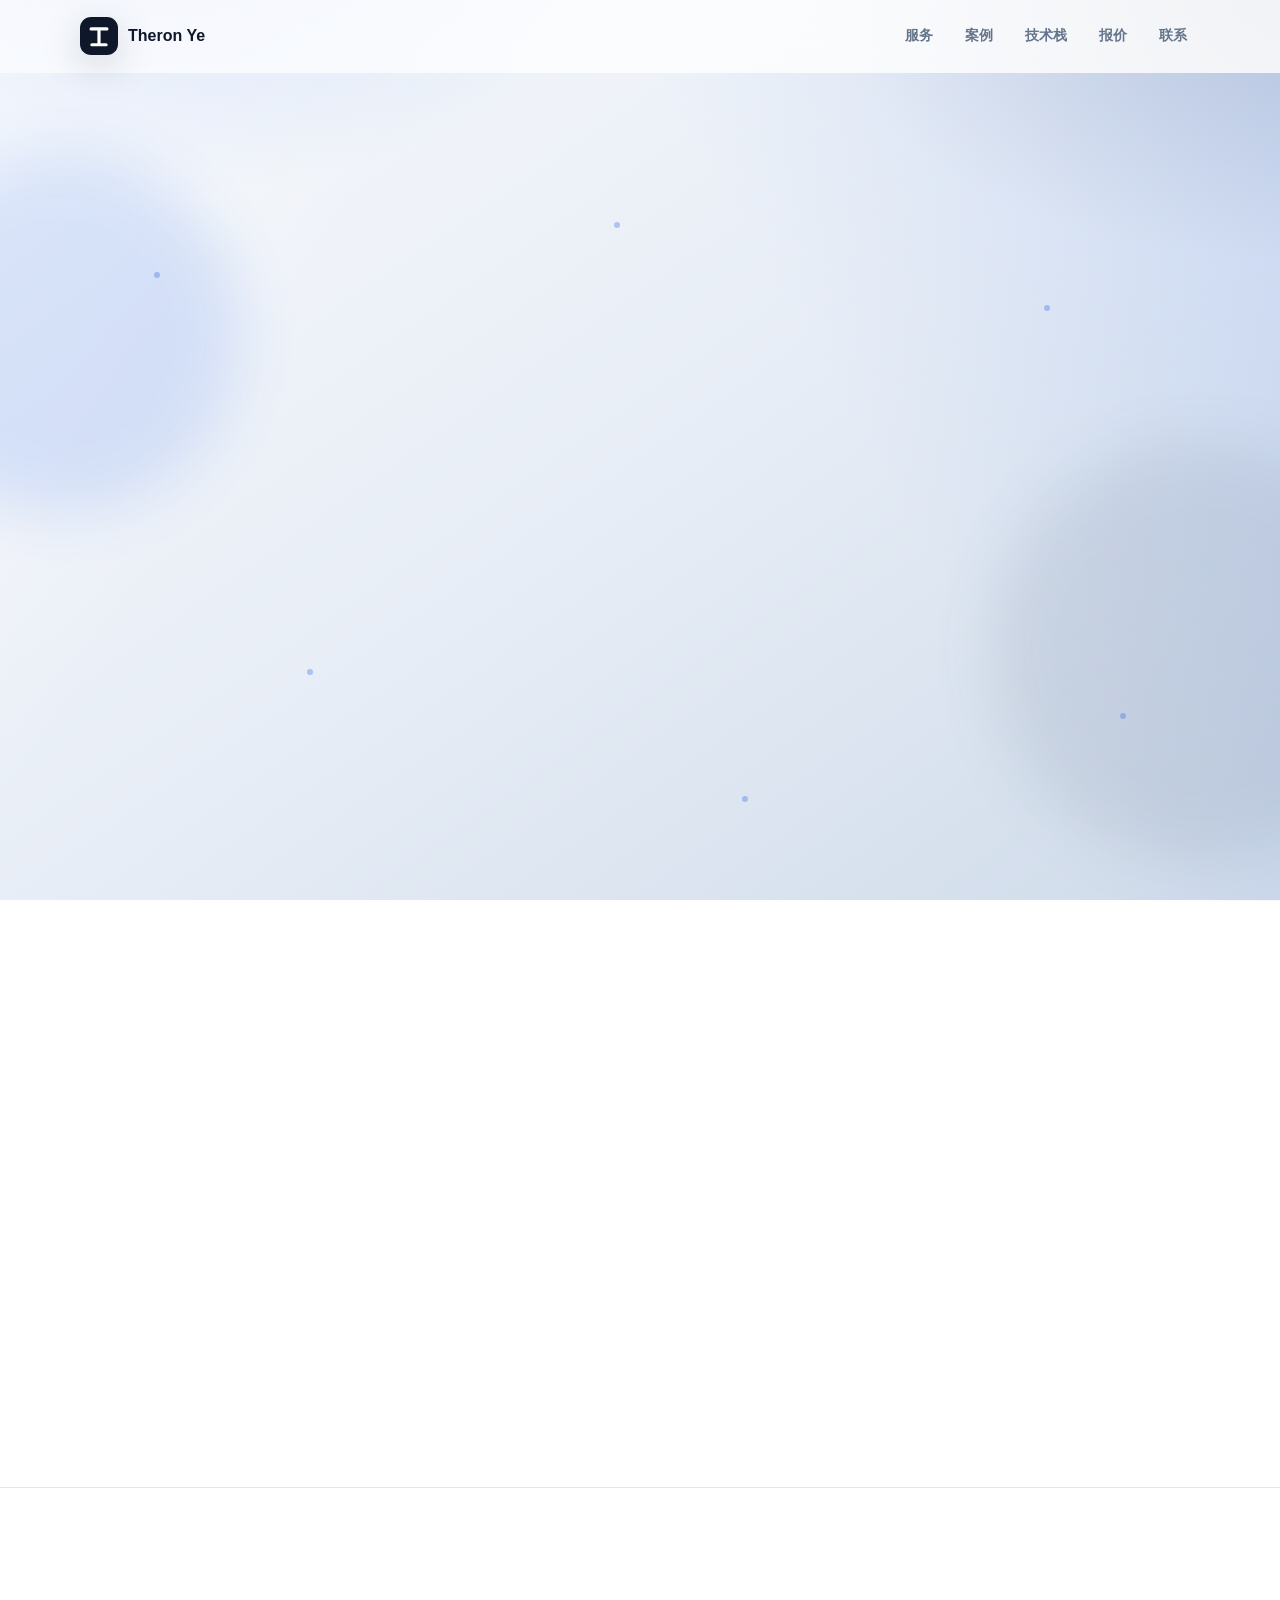
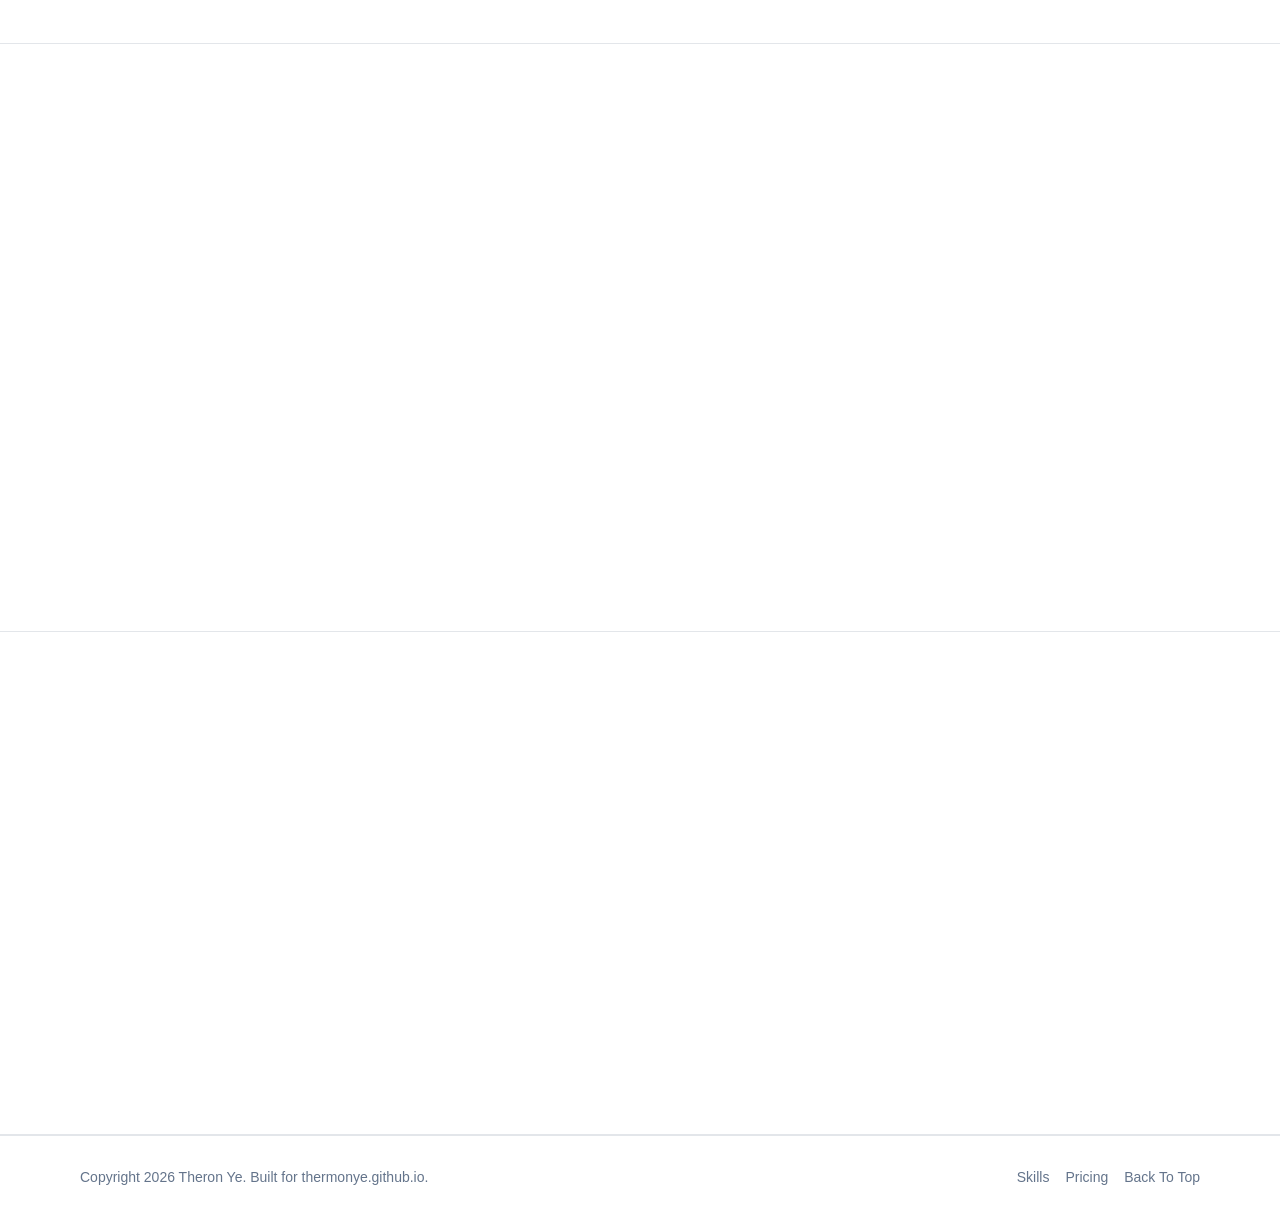
<file: index.html>
<!DOCTYPE html>
<html lang="zh-CN">
<head>
  <meta charset="UTF-8" />
  <meta name="viewport" content="width=device-width, initial-scale=1.0" />
  <title>Theron Ye｜Full Stack Developer｜网站开发、自动化工具与 AI 应用</title>
  <meta name="description" content="Theron Ye 个人开发者主页，提供企业官网、Admin Dashboard、Python 自动化、AI Knowledge Assistant、博客系统等全栈开发服务。" />
  <meta name="keywords" content="Theron Ye, Full Stack Developer, 网站开发, Python自动化, FastAPI, AI应用开发, RAG, Admin Dashboard, GitHub Pages" />
  <meta name="author" content="Theron Ye" />
  <meta property="og:type" content="website" />
  <meta property="og:title" content="Theron Ye｜Full Stack Developer" />
  <meta property="og:description" content="网站开发、Python 自动化、AI 应用、Admin Dashboard 与可上线静态站点开发。" />
  <meta property="og:image" content="./assets/og-image.svg" />
  <meta property="og:url" content="https://thermonye.github.io/" />
  <meta property="og:locale" content="zh_CN" />
  <meta name="theme-color" content="#0f172a" />
  <link rel="icon" href="./favicon.svg" type="image/svg+xml" />
  <link rel="stylesheet" href="./styles/main.css" />
</head>
<body>
  <div class="scroll-progress" data-progress></div>
  <header class="site-header" data-header>
    <nav class="nav container" aria-label="主导航">
      <a class="brand" href="#hero" aria-label="返回首页">
        <svg class="brand-logo" viewBox="0 0 48 48" aria-hidden="true">
          <rect width="48" height="48" rx="14"></rect>
          <path d="M14 15h20M24 15v20M15 35h18" fill="none" stroke="currentColor" stroke-width="4" stroke-linecap="round"/>
        </svg>
        <span>Theron Ye</span>
      </a>
      <div class="nav-actions">
        <div class="nav-menu" id="navMenu" data-nav-menu>
          <a href="#services">服务</a>
          <a href="#projects">案例</a>
          <a href="./skills.html">技术栈</a>
          <a href="./pricing.html">报价</a>
          <a href="#contact">联系</a>
        </div>
        <button class="nav-toggle" type="button" aria-expanded="false" aria-controls="navMenu" data-nav-toggle>
          <span></span><span></span><span></span>
        </button>
      </div>
    </nav>
  </header>

  <main>
    <section class="hero" id="hero">
      <div class="particle-field" aria-hidden="true">
        <span></span><span></span><span></span><span></span><span></span><span></span>
      </div>
      <div class="glow glow-one" aria-hidden="true"></div>
      <div class="glow glow-two" aria-hidden="true"></div>

      <div class="container hero-grid">
        <div class="hero-copy reveal">
          <div class="profile">
            <div class="avatar-wrap">
              <div class="avatar-photo">TY</div>
              <span class="status-dot"></span>
            </div>
            <div>
              <p class="eyebrow">Full Stack Developer</p>
              <h1>把网站、工具和 AI 应用做成能真正交付的产品</h1>
            </div>
          </div>
          <p class="hero-lead">我帮助个人和中小企业快速完成企业官网、后台管理系统、Python 自动化脚本、AI 知识库与可部署上线的业务工具。</p>
          <div class="hero-actions">
            <a class="button primary" href="#projects">查看案例</a>
            <a class="button secondary" href="./pricing.html">查看报价</a>
          </div>
          <div class="trust-strip">
            <span>源码交付</span>
            <span>可部署上线</span>
            <span>支持二次修改</span>
            <span>响应式适配</span>
          </div>
        </div>

        <aside class="showcase reveal" aria-label="项目展示轮播">
          <div class="showcase-top">
            <span></span><span></span><span></span>
            <strong data-showcase-title>企业官网截图</strong>
          </div>
          <div class="showcase-stage" data-showcase-stage>
            <article class="showcase-slide is-active" data-showcase-slide>
              <div class="mock enterprise">
                <div class="mock-nav"></div>
                <div class="mock-hero"></div>
                <div class="mock-row"><i></i><i></i><i></i></div>
              </div>
              <p>企业官网 Demo：品牌展示、服务介绍、案例证明和咨询转化。</p>
            </article>
            <article class="showcase-slide" data-showcase-slide>
              <div class="mock dashboard">
                <div class="mock-side"></div>
                <div class="mock-bars"><i></i><i></i><i></i><i></i></div>
              </div>
              <p>Admin Dashboard 截图预留：数据看板、权限管理、任务状态。</p>
            </article>
            <article class="showcase-slide" data-showcase-slide>
              <div class="mock assistant">
                <div class="chat left"></div>
                <div class="chat right"></div>
                <div class="chat answer"></div>
              </div>
              <p>AI Assistant 截图预留：知识库问答、引用来源、工作流入口。</p>
            </article>
          </div>
          <div class="showcase-dots" data-showcase-dots></div>
        </aside>
      </div>
    </section>

    <section class="section" id="services">
      <div class="container">
        <div class="section-heading reveal">
          <p class="eyebrow">Services</p>
          <h2>可以交付的开发服务</h2>
          <p>围绕获客、效率、管理和智能化四类真实需求，把页面、脚本和应用做成客户能直接使用的结果。</p>
        </div>
        <div class="service-grid" data-service-carousel>
          <article class="service-card reveal"><div class="icon-box">Web</div><h3>网站开发</h3><p>企业官网、Landing Page、个人主页、作品集和产品介绍页，适合快速上线获客。</p></article>
          <article class="service-card reveal"><div class="icon-box">Py</div><h3>Python自动化</h3><p>Excel 处理、数据整理、文件批处理、报表生成，把重复操作做成工具。</p></article>
          <article class="service-card reveal"><div class="icon-box">Ops</div><h3>自动化工具</h3><p>任务控制台、采集工具、批量处理、运行日志和可视化状态面板。</p></article>
          <article class="service-card reveal"><div class="icon-box">AI</div><h3>AI应用开发</h3><p>AI 聊天助手、知识库问答、RAG、文档总结和轻量业务工作流。</p></article>
        </div>
      </div>
    </section>

    <section class="section section-soft" id="projects">
      <div class="container">
        <div class="section-heading reveal">
          <p class="eyebrow">Projects</p>
          <h2>项目案例</h2>
          <p>每个案例都包含截图、技术栈、开发时间、在线 Demo 和 GitHub 入口，方便客户快速判断交付能力。</p>
        </div>
        <div class="project-grid" data-project-list></div>
      </div>
    </section>

    <section class="section" id="process">
      <div class="container">
        <div class="section-heading reveal">
          <p class="eyebrow">Process</p>
          <h2>合作流程清晰，交付边界明确</h2>
        </div>
        <ol class="timeline">
          <li class="timeline-item reveal"><span>01</span><h3>需求沟通</h3><p>确认目标、参考风格、核心功能、预算和上线时间。</p></li>
          <li class="timeline-item reveal"><span>02</span><h3>方案确认</h3><p>整理页面结构、技术方案、交付内容和修改范围。</p></li>
          <li class="timeline-item reveal"><span>03</span><h3>Demo开发</h3><p>优先做出可看的核心效果，让方向尽早确定。</p></li>
          <li class="timeline-item reveal"><span>04</span><h3>正式开发</h3><p>完善功能、响应式、交互、性能和部署细节。</p></li>
          <li class="timeline-item reveal"><span>05</span><h3>修改优化</h3><p>根据反馈调整文案、布局、样式和使用体验。</p></li>
          <li class="timeline-item reveal"><span>06</span><h3>部署交付</h3><p>交付源码、上线地址、部署说明和后续维护建议。</p></li>
        </ol>
      </div>
    </section>

    <section class="section section-soft" id="contact">
      <div class="container contact-grid">
        <div class="section-heading align-left reveal">
          <p class="eyebrow">Contact</p>
          <h2>把你的需求发来，我帮你拆成可交付方案</h2>
          <p>可以直接发参考链接、截图、表格样例或功能想法。我会帮你判断适合做网站、脚本、后台还是 AI 应用。</p>
          <a class="button primary" href="mailto:hello@theronye.dev">立即咨询</a>
        </div>
        <div class="contact-card reveal">
          <dl>
            <div><dt>Email</dt><dd><a href="mailto:hello@theronye.dev">sebastianye123456@gmail.com</a></dd></div>
            <div><dt>GitHub</dt><dd><a href="https://github.com/thermonye">github.com/theronye</a></dd></div>
            <div><dt>Services</dt><dd>网站开发 / Python 自动化 / AI 应用</dd></div>
          </dl>
        </div>
      </div>
    </section>
  </main>

  <footer class="site-footer">
    <div class="container footer-inner">
      <p>Copyright 2026 Theron Ye. Built for thermonye.github.io.</p>
      <nav><a href="./skills.html">Skills</a><a href="./pricing.html">Pricing</a><a href="#hero">Back To Top</a></nav>
    </div>
  </footer>

  <script src="./scripts/projects.js"></script>
  <script src="./scripts/main.js"></script>
</body>
</html>
</file>
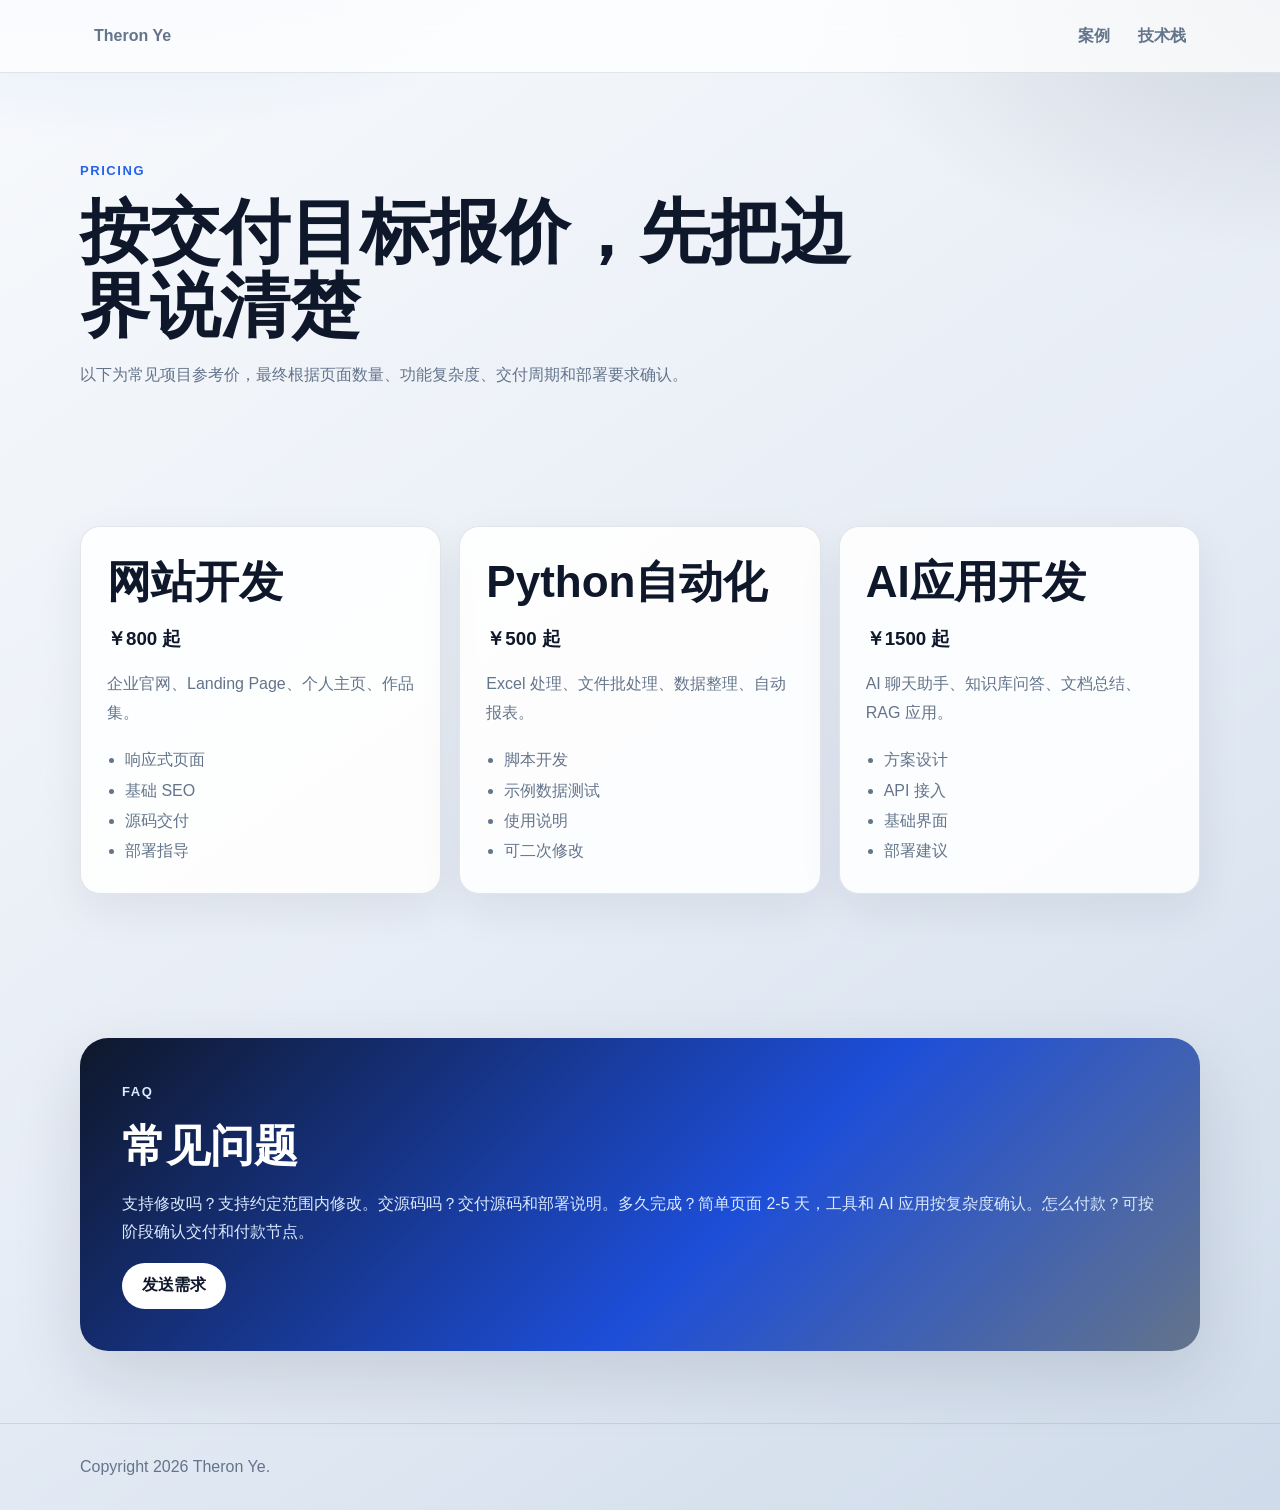
<file: pricing.html>
<!DOCTYPE html>
<html lang="zh-CN">
<head>
  <meta charset="UTF-8" />
  <meta name="viewport" content="width=device-width, initial-scale=1.0" />
  <title>报价与服务｜Theron Ye</title>
  <meta name="description" content="Theron Ye 提供网站开发、Python 自动化、AI 应用开发服务报价与 FAQ。" />
  <link rel="icon" href="./favicon.svg" type="image/svg+xml" />
  <link rel="stylesheet" href="./styles/page.css" />
</head>
<body>
  <header class="header"><nav class="nav wrap"><a class="brand" href="./index.html">Theron Ye</a><div><a href="./index.html#projects">案例</a><a href="./skills.html">技术栈</a></div></nav></header>
  <main>
    <section class="hero wrap"><p class="kicker">Pricing</p><h1>按交付目标报价，先把边界说清楚</h1><p>以下为常见项目参考价，最终根据页面数量、功能复杂度、交付周期和部署要求确认。</p></section>
    <section class="section wrap">
      <div class="grid three">
        <article class="card"><h2>网站开发</h2><h3>￥800 起</h3><p>企业官网、Landing Page、个人主页、作品集。</p><ul><li>响应式页面</li><li>基础 SEO</li><li>源码交付</li><li>部署指导</li></ul></article>
        <article class="card"><h2>Python自动化</h2><h3>￥500 起</h3><p>Excel 处理、文件批处理、数据整理、自动报表。</p><ul><li>脚本开发</li><li>示例数据测试</li><li>使用说明</li><li>可二次修改</li></ul></article>
        <article class="card"><h2>AI应用开发</h2><h3>￥1500 起</h3><p>AI 聊天助手、知识库问答、文档总结、RAG 应用。</p><ul><li>方案设计</li><li>API 接入</li><li>基础界面</li><li>部署建议</li></ul></article>
      </div>
    </section>
    <section class="section wrap">
      <div class="cta"><p class="kicker">FAQ</p><h2>常见问题</h2><p>支持修改吗？支持约定范围内修改。交源码吗？交付源码和部署说明。多久完成？简单页面 2-5 天，工具和 AI 应用按复杂度确认。怎么付款？可按阶段确认交付和付款节点。</p><a class="button secondary" href="mailto:hello@theronye.dev">发送需求</a></div>
    </section>
  </main>
  <footer class="footer"><div class="wrap">Copyright 2026 Theron Ye.</div></footer>
</body>
</html>
</file>
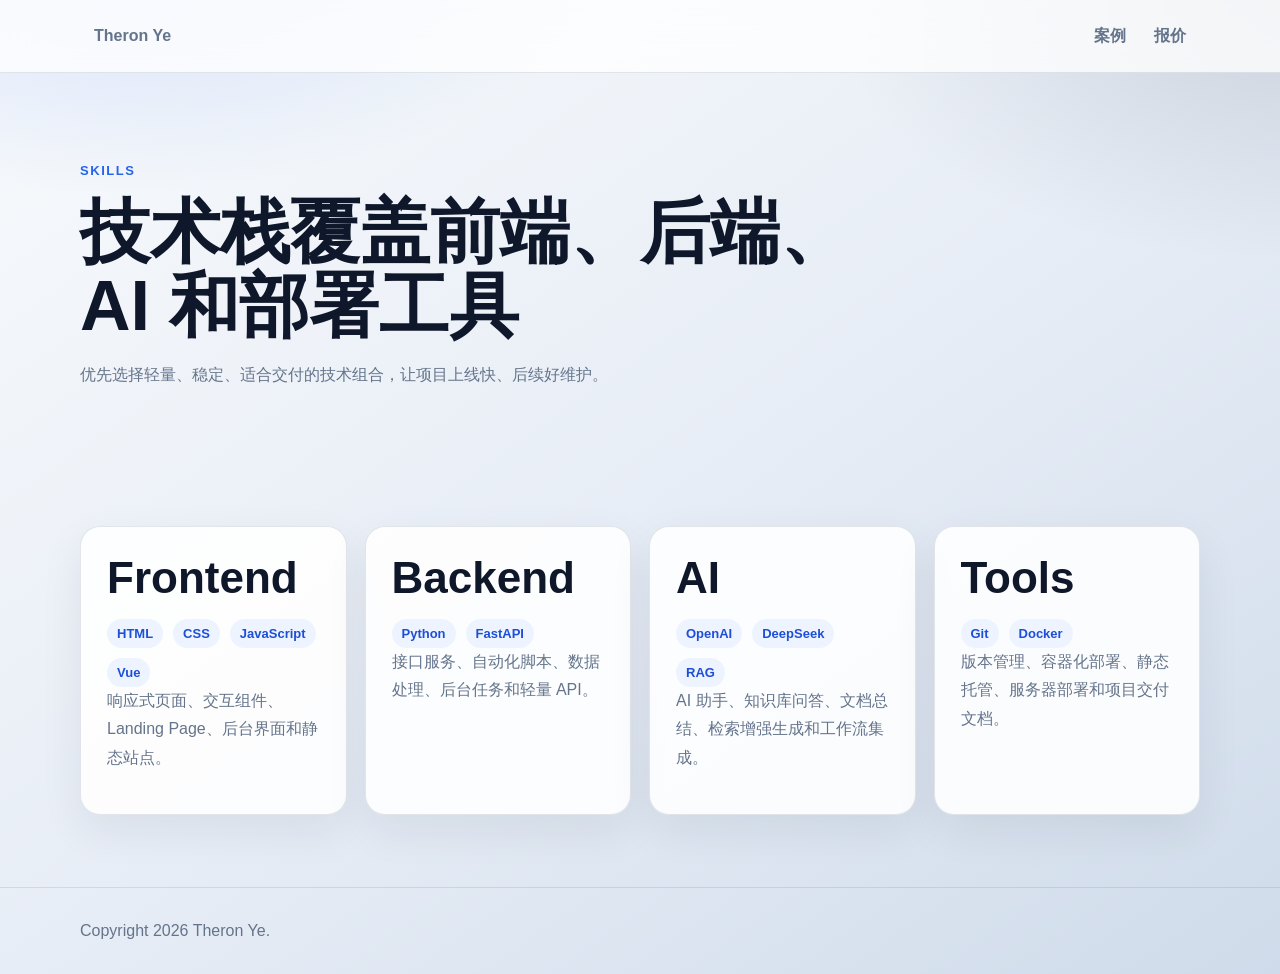
<file: skills.html>
<!DOCTYPE html>
<html lang="zh-CN">
<head>
  <meta charset="UTF-8" />
  <meta name="viewport" content="width=device-width, initial-scale=1.0" />
  <title>技术栈｜Theron Ye</title>
  <meta name="description" content="Theron Ye 的技术栈：HTML、CSS、JavaScript、Vue、Python、FastAPI、OpenAI、DeepSeek、RAG、Git、Docker。" />
  <link rel="icon" href="./favicon.svg" type="image/svg+xml" />
  <link rel="stylesheet" href="./styles/page.css" />
</head>
<body>
  <header class="header"><nav class="nav wrap"><a class="brand" href="./index.html">Theron Ye</a><div><a href="./index.html#projects">案例</a><a href="./pricing.html">报价</a></div></nav></header>
  <main>
    <section class="hero wrap"><p class="kicker">Skills</p><h1>技术栈覆盖前端、后端、AI 和部署工具</h1><p>优先选择轻量、稳定、适合交付的技术组合，让项目上线快、后续好维护。</p></section>
    <section class="section wrap">
      <div class="grid">
        <article class="card"><h2>Frontend</h2><div class="tag-list"><span>HTML</span><span>CSS</span><span>JavaScript</span><span>Vue</span></div><p>响应式页面、交互组件、Landing Page、后台界面和静态站点。</p></article>
        <article class="card"><h2>Backend</h2><div class="tag-list"><span>Python</span><span>FastAPI</span></div><p>接口服务、自动化脚本、数据处理、后台任务和轻量 API。</p></article>
        <article class="card"><h2>AI</h2><div class="tag-list"><span>OpenAI</span><span>DeepSeek</span><span>RAG</span></div><p>AI 助手、知识库问答、文档总结、检索增强生成和工作流集成。</p></article>
        <article class="card"><h2>Tools</h2><div class="tag-list"><span>Git</span><span>Docker</span></div><p>版本管理、容器化部署、静态托管、服务器部署和项目交付文档。</p></article>
      </div>
    </section>
  </main>
  <footer class="footer"><div class="wrap">Copyright 2026 Theron Ye.</div></footer>
</body>
</html>
</file>
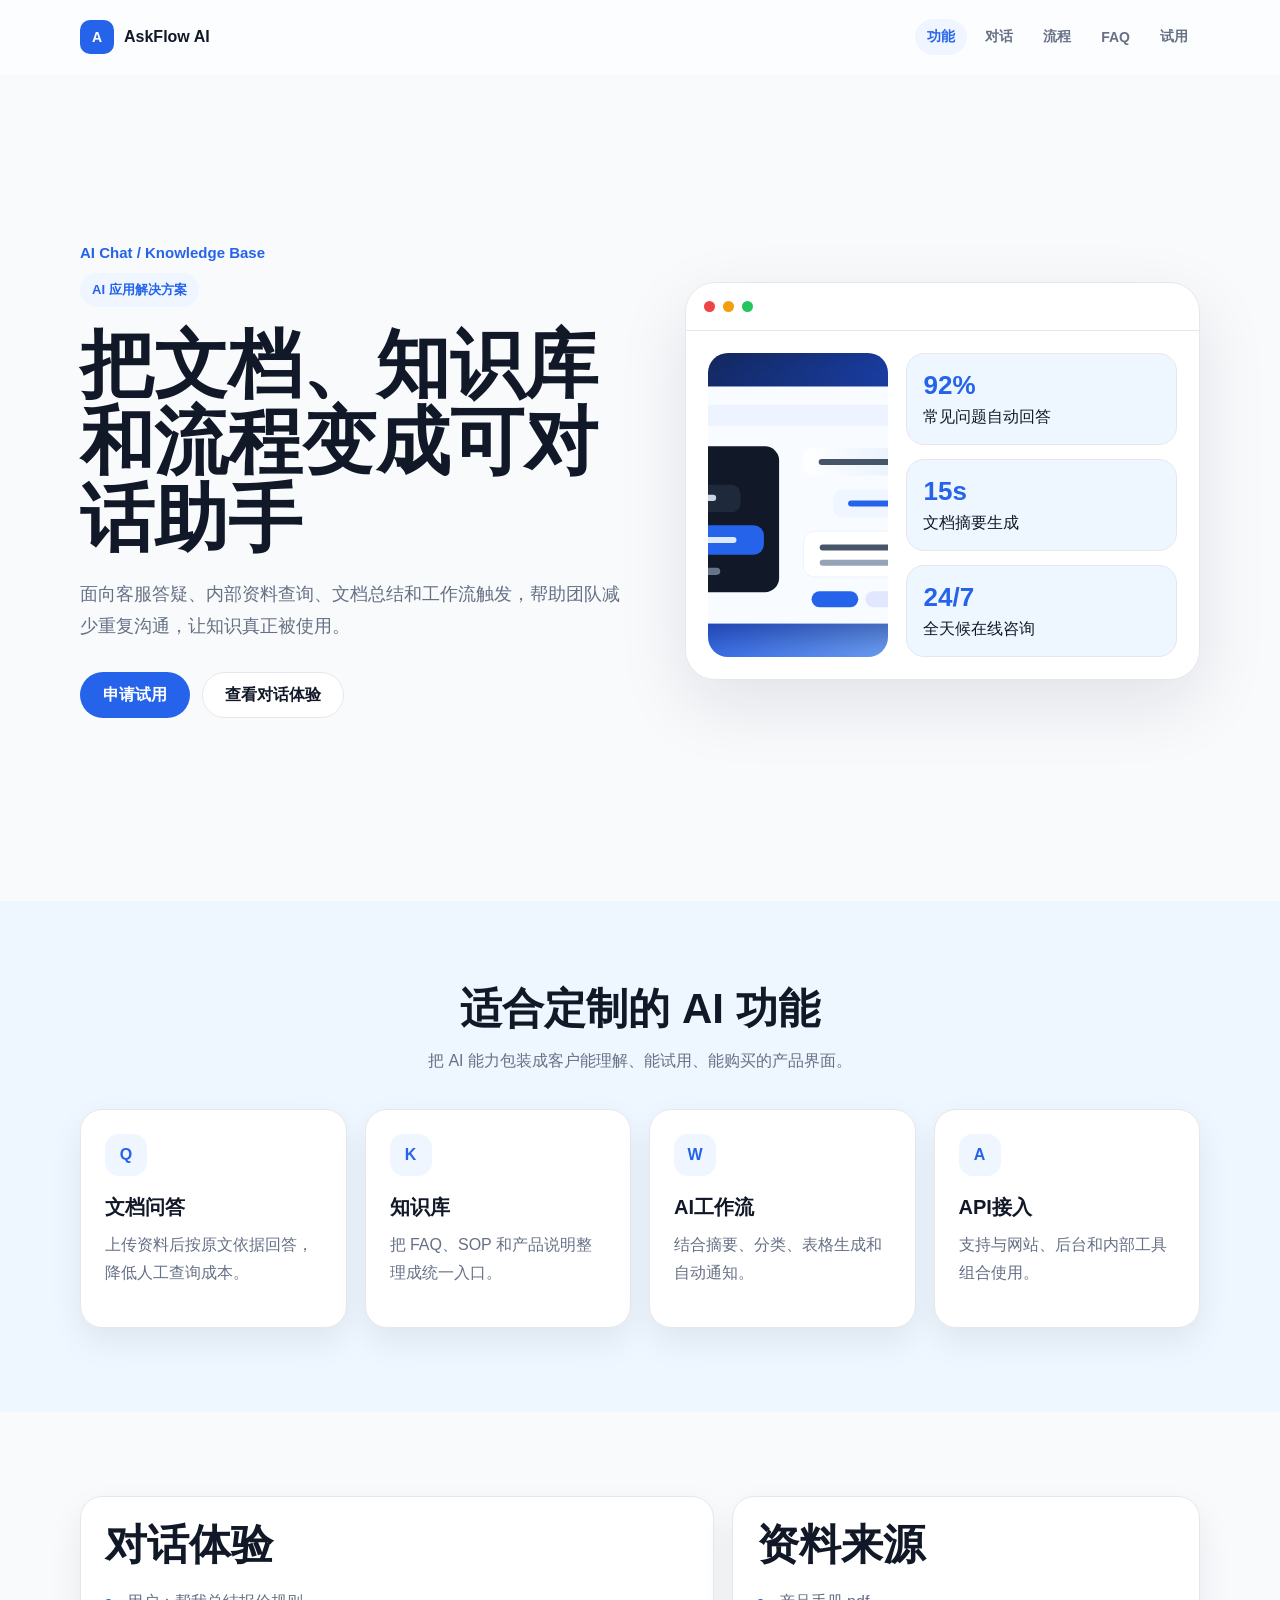
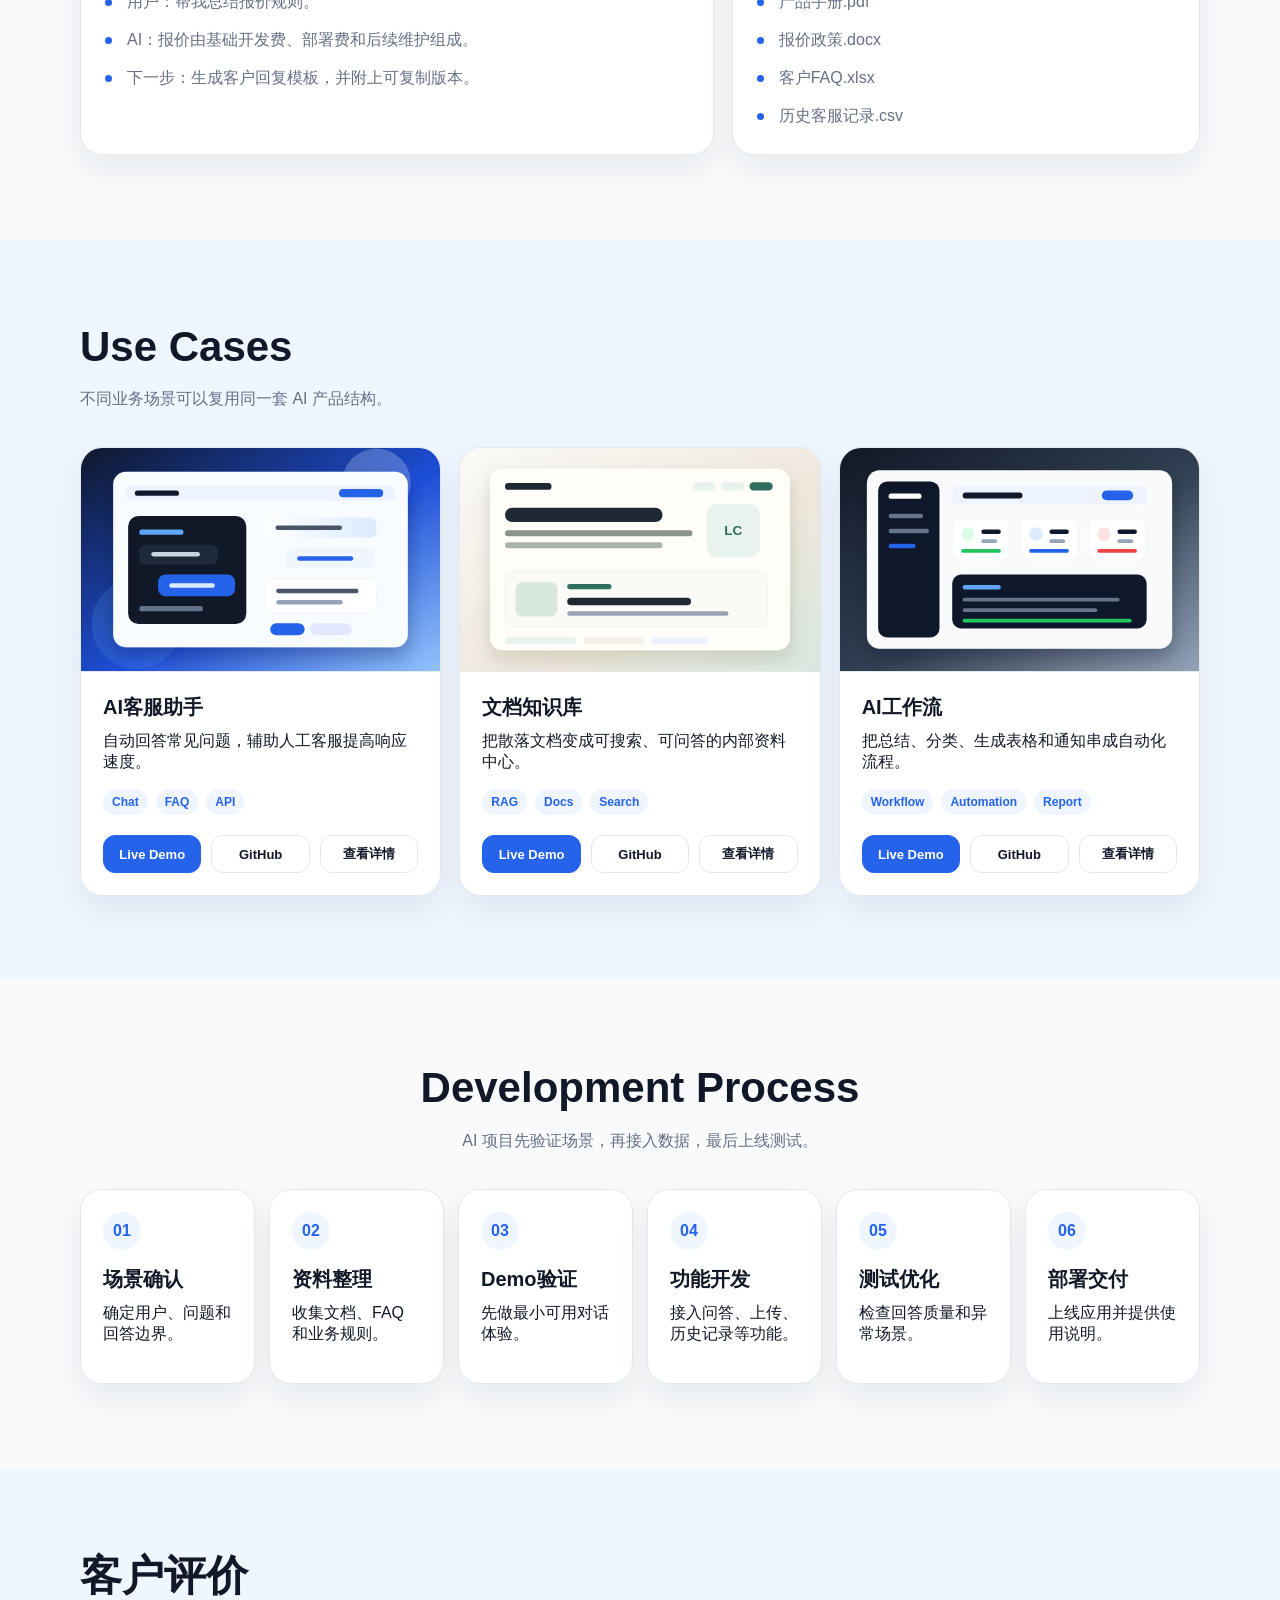
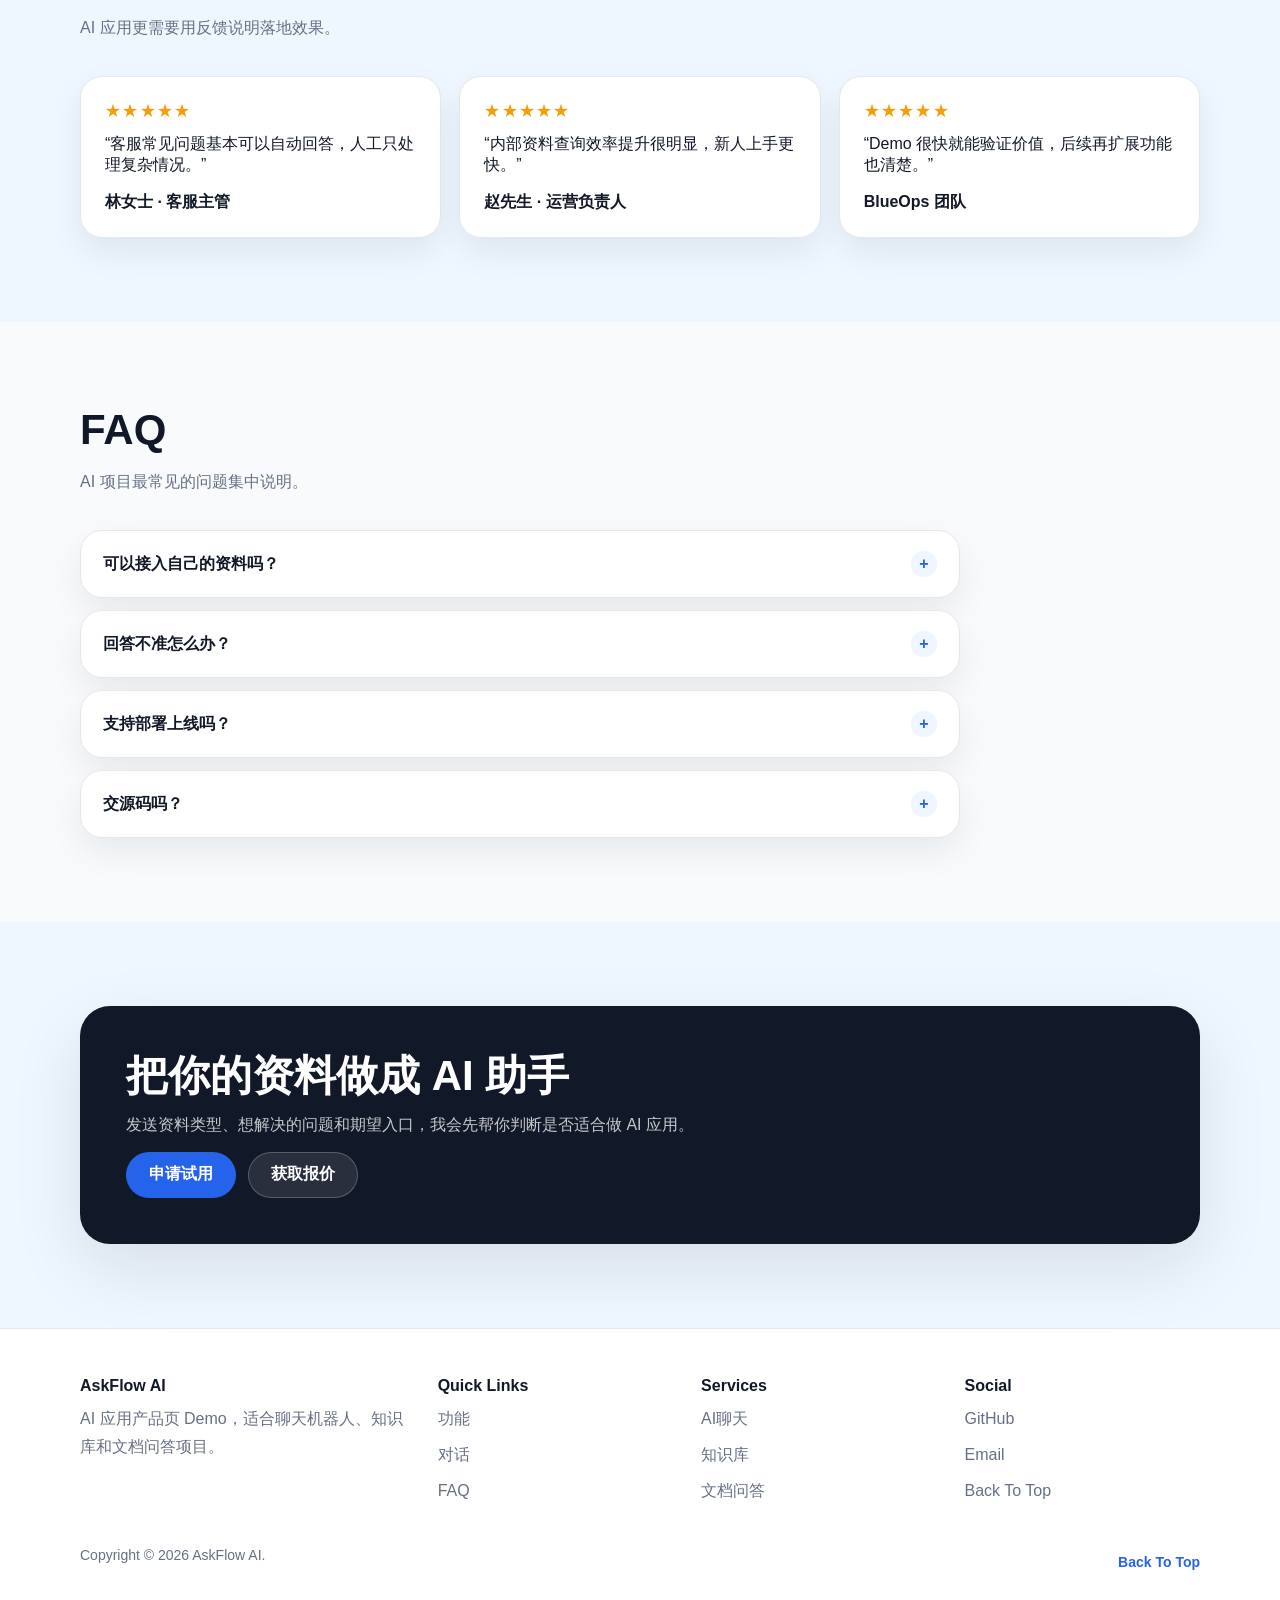
<file: demos/ai-product.html>
<!DOCTYPE html>
<html lang="zh-CN">
<head>
  <meta charset="UTF-8" />
  <meta name="viewport" content="width=device-width, initial-scale=1.0" />
  <meta name="description" content="AI应用产品页 Demo，适合 AI 助手、知识库、文档问答和工作流工具展示。" />
  <title>AI应用产品页 Demo</title>
  <link rel="stylesheet" href="../styles/demo-pages.css" />
</head>
<body class="theme-ai">
  <div class="progress-bar" data-progress></div>
  <header class="site-header" data-header>
    <nav class="nav wrap">
      <a class="brand" href="../index.html"><span class="brand-mark">A</span> AskFlow AI</a>
      <button class="nav-toggle" type="button" aria-expanded="false" aria-controls="aiNav" data-nav-toggle>
        <span></span><span></span><span></span>
      </button>
      <div class="nav-links" id="aiNav" data-nav-links>
        <a href="#features">功能</a>
        <a href="#chat">对话</a>
        <a href="#process">流程</a>
        <a href="#faq">FAQ</a>
        <a href="#contact">试用</a>
      </div>
    </nav>
  </header>

  <main>
    <section class="hero wrap">
      <div class="hero-copy">
        <p class="kicker">AI Chat / Knowledge Base</p>
        <span class="eyebrow">AI 应用解决方案</span>
        <h1>把文档、知识库和流程变成可对话助手</h1>
        <p class="lead">面向客服答疑、内部资料查询、文档总结和工作流触发，帮助团队减少重复沟通，让知识真正被使用。</p>
        <div class="actions">
          <a class="btn" href="#contact">申请试用</a>
          <a class="btn secondary" href="#chat">查看对话体验</a>
        </div>
      </div>

      <div class="browser-mock">
        <div class="browser-bar"><span></span><span></span><span></span></div>
        <div class="browser-content">
          <img src="../assets/demo-ai.svg" alt="AI应用界面预览" loading="eager" />
          <div class="mock-panel">
            <div class="mock-card"><strong data-count="92" data-suffix="%">0%</strong>常见问题自动回答</div>
            <div class="mock-card"><strong data-count="15" data-suffix="s">0s</strong>文档摘要生成</div>
            <div class="mock-card"><strong data-count="24" data-suffix="/7">0/7</strong>全天候在线咨询</div>
          </div>
        </div>
      </div>
    </section>

    <section class="section section-soft" id="features">
      <div class="wrap">
        <div class="section-head center">
          <h2>适合定制的 AI 功能</h2>
          <p>把 AI 能力包装成客户能理解、能试用、能购买的产品界面。</p>
        </div>
        <div class="grid four">
          <article class="card reveal"><div class="icon">Q</div><h3>文档问答</h3><p>上传资料后按原文依据回答，降低人工查询成本。</p></article>
          <article class="card reveal delay-1"><div class="icon">K</div><h3>知识库</h3><p>把 FAQ、SOP 和产品说明整理成统一入口。</p></article>
          <article class="card reveal delay-2"><div class="icon">W</div><h3>AI工作流</h3><p>结合摘要、分类、表格生成和自动通知。</p></article>
          <article class="card reveal delay-3"><div class="icon">A</div><h3>API接入</h3><p>支持与网站、后台和内部工具组合使用。</p></article>
        </div>
      </div>
    </section>

    <section class="section" id="chat">
      <div class="wrap dashboard-layout">
        <div class="card reveal">
          <h2>对话体验</h2>
          <ul class="feature-list">
            <li>用户：帮我总结报价规则。</li>
            <li>AI：报价由基础开发费、部署费和后续维护组成。</li>
            <li>下一步：生成客户回复模板，并附上可复制版本。</li>
          </ul>
        </div>
        <div class="card reveal delay-1">
          <h2>资料来源</h2>
          <ul class="feature-list">
            <li>产品手册.pdf</li>
            <li>报价政策.docx</li>
            <li>客户FAQ.xlsx</li>
            <li>历史客服记录.csv</li>
          </ul>
        </div>
      </div>
    </section>

    <section class="section section-soft">
      <div class="wrap">
        <div class="section-head">
          <h2>Use Cases</h2>
          <p>不同业务场景可以复用同一套 AI 产品结构。</p>
        </div>
        <div class="grid">
          <article class="project-card reveal">
            <div class="project-image"><img src="../assets/demo-ai.svg" alt="AI客服案例" loading="lazy" /></div>
            <div class="project-body"><h3>AI客服助手</h3><p>自动回答常见问题，辅助人工客服提高响应速度。</p><div class="tags"><span>Chat</span><span>FAQ</span><span>API</span></div><div class="project-actions"><a href="#contact">Live Demo</a><a href="../index.html">GitHub</a><a href="#chat">查看详情</a></div></div>
          </article>
          <article class="project-card reveal delay-1">
            <div class="project-image"><img src="../assets/demo-blog.svg" alt="文档知识库案例" loading="lazy" /></div>
            <div class="project-body"><h3>文档知识库</h3><p>把散落文档变成可搜索、可问答的内部资料中心。</p><div class="tags"><span>RAG</span><span>Docs</span><span>Search</span></div><div class="project-actions"><a href="#contact">Live Demo</a><a href="../index.html">GitHub</a><a href="#chat">查看详情</a></div></div>
          </article>
          <article class="project-card reveal delay-2">
            <div class="project-image"><img src="../assets/demo-automation.svg" alt="AI工作流案例" loading="lazy" /></div>
            <div class="project-body"><h3>AI工作流</h3><p>把总结、分类、生成表格和通知串成自动化流程。</p><div class="tags"><span>Workflow</span><span>Automation</span><span>Report</span></div><div class="project-actions"><a href="#contact">Live Demo</a><a href="../index.html">GitHub</a><a href="#chat">查看详情</a></div></div>
          </article>
        </div>
      </div>
    </section>

    <section class="section" id="process">
      <div class="wrap">
        <div class="section-head center"><h2>Development Process</h2><p>AI 项目先验证场景，再接入数据，最后上线测试。</p></div>
        <ol class="timeline">
          <li class="reveal"><span>01</span><h3>场景确认</h3><p>确定用户、问题和回答边界。</p></li>
          <li class="reveal delay-1"><span>02</span><h3>资料整理</h3><p>收集文档、FAQ 和业务规则。</p></li>
          <li class="reveal delay-2"><span>03</span><h3>Demo验证</h3><p>先做最小可用对话体验。</p></li>
          <li class="reveal"><span>04</span><h3>功能开发</h3><p>接入问答、上传、历史记录等功能。</p></li>
          <li class="reveal delay-1"><span>05</span><h3>测试优化</h3><p>检查回答质量和异常场景。</p></li>
          <li class="reveal delay-2"><span>06</span><h3>部署交付</h3><p>上线应用并提供使用说明。</p></li>
        </ol>
      </div>
    </section>

    <section class="section section-soft">
      <div class="wrap">
        <div class="section-head">
          <h2>客户评价</h2>
          <p>AI 应用更需要用反馈说明落地效果。</p>
        </div>
        <div class="grid">
          <article class="testimonial reveal"><div class="stars">★★★★★</div><p>“客服常见问题基本可以自动回答，人工只处理复杂情况。”</p><strong>林女士 · 客服主管</strong></article>
          <article class="testimonial reveal delay-1"><div class="stars">★★★★★</div><p>“内部资料查询效率提升很明显，新人上手更快。”</p><strong>赵先生 · 运营负责人</strong></article>
          <article class="testimonial reveal delay-2"><div class="stars">★★★★★</div><p>“Demo 很快就能验证价值，后续再扩展功能也清楚。”</p><strong>BlueOps 团队</strong></article>
        </div>
      </div>
    </section>

    <section class="section" id="faq">
      <div class="wrap">
        <div class="section-head"><h2>FAQ</h2><p>AI 项目最常见的问题集中说明。</p></div>
        <div class="faq-list">
          <div class="faq-item reveal" data-faq><button class="faq-question" type="button" aria-expanded="false">可以接入自己的资料吗？<span>+</span></button><div class="faq-answer"><p>可以，支持文档、表格、网页内容和整理后的知识库资料。</p></div></div>
          <div class="faq-item reveal delay-1" data-faq><button class="faq-question" type="button" aria-expanded="false">回答不准怎么办？<span>+</span></button><div class="faq-answer"><p>会通过资料整理、提示词约束和测试样例逐步优化回答质量。</p></div></div>
          <div class="faq-item reveal delay-2" data-faq><button class="faq-question" type="button" aria-expanded="false">支持部署上线吗？<span>+</span></button><div class="faq-answer"><p>支持部署为网页应用，也可以嵌入现有网站或后台。</p></div></div>
          <div class="faq-item reveal" data-faq><button class="faq-question" type="button" aria-expanded="false">交源码吗？<span>+</span></button><div class="faq-answer"><p>按项目约定交付源码、部署文档和后续修改说明。</p></div></div>
        </div>
      </div>
    </section>

    <section class="section section-soft" id="contact">
      <div class="wrap">
        <div class="cta reveal">
          <h2>把你的资料做成 AI 助手</h2>
          <p>发送资料类型、想解决的问题和期望入口，我会先帮你判断是否适合做 AI 应用。</p>
          <div class="actions"><a class="btn" href="mailto:team@askflow.ai">申请试用</a><a class="btn secondary" href="#features">获取报价</a></div>
        </div>
      </div>
    </section>
  </main>

  <footer class="site-footer">
    <div class="wrap footer-grid">
      <div><h3>AskFlow AI</h3><p>AI 应用产品页 Demo，适合聊天机器人、知识库和文档问答项目。</p></div>
      <div><h3>Quick Links</h3><a href="#features">功能</a><a href="#chat">对话</a><a href="#faq">FAQ</a></div>
      <div><h3>Services</h3><a href="#">AI聊天</a><a href="#">知识库</a><a href="#">文档问答</a></div>
      <div><h3>Social</h3><a href="https://github.com/">GitHub</a><a href="mailto:team@askflow.ai">Email</a><a href="#aiNav">Back To Top</a></div>
    </div>
    <div class="wrap footer-bottom"><p>Copyright © 2026 AskFlow AI.</p><a class="back-top" href="#aiNav">Back To Top</a></div>
  </footer>

  <script src="../scripts/demo-pages.js"></script>
</body>
</html>
</file>
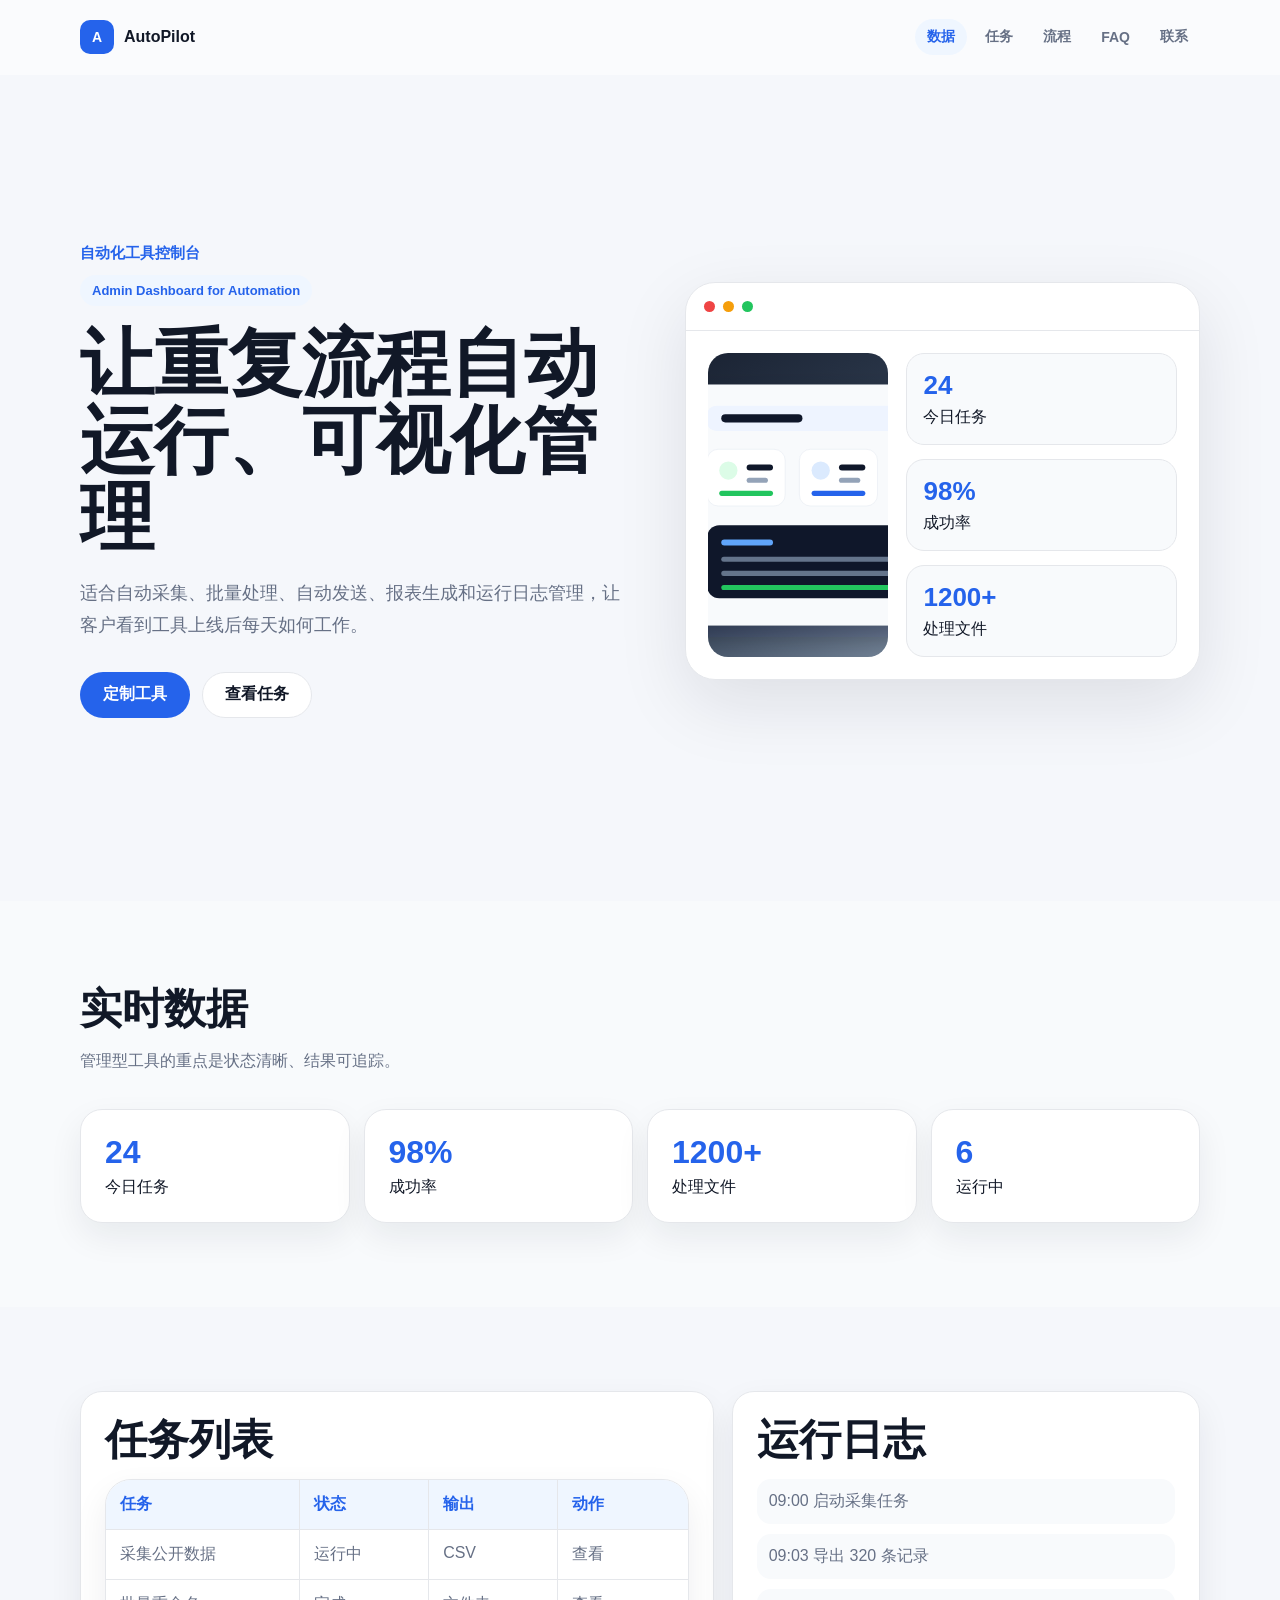
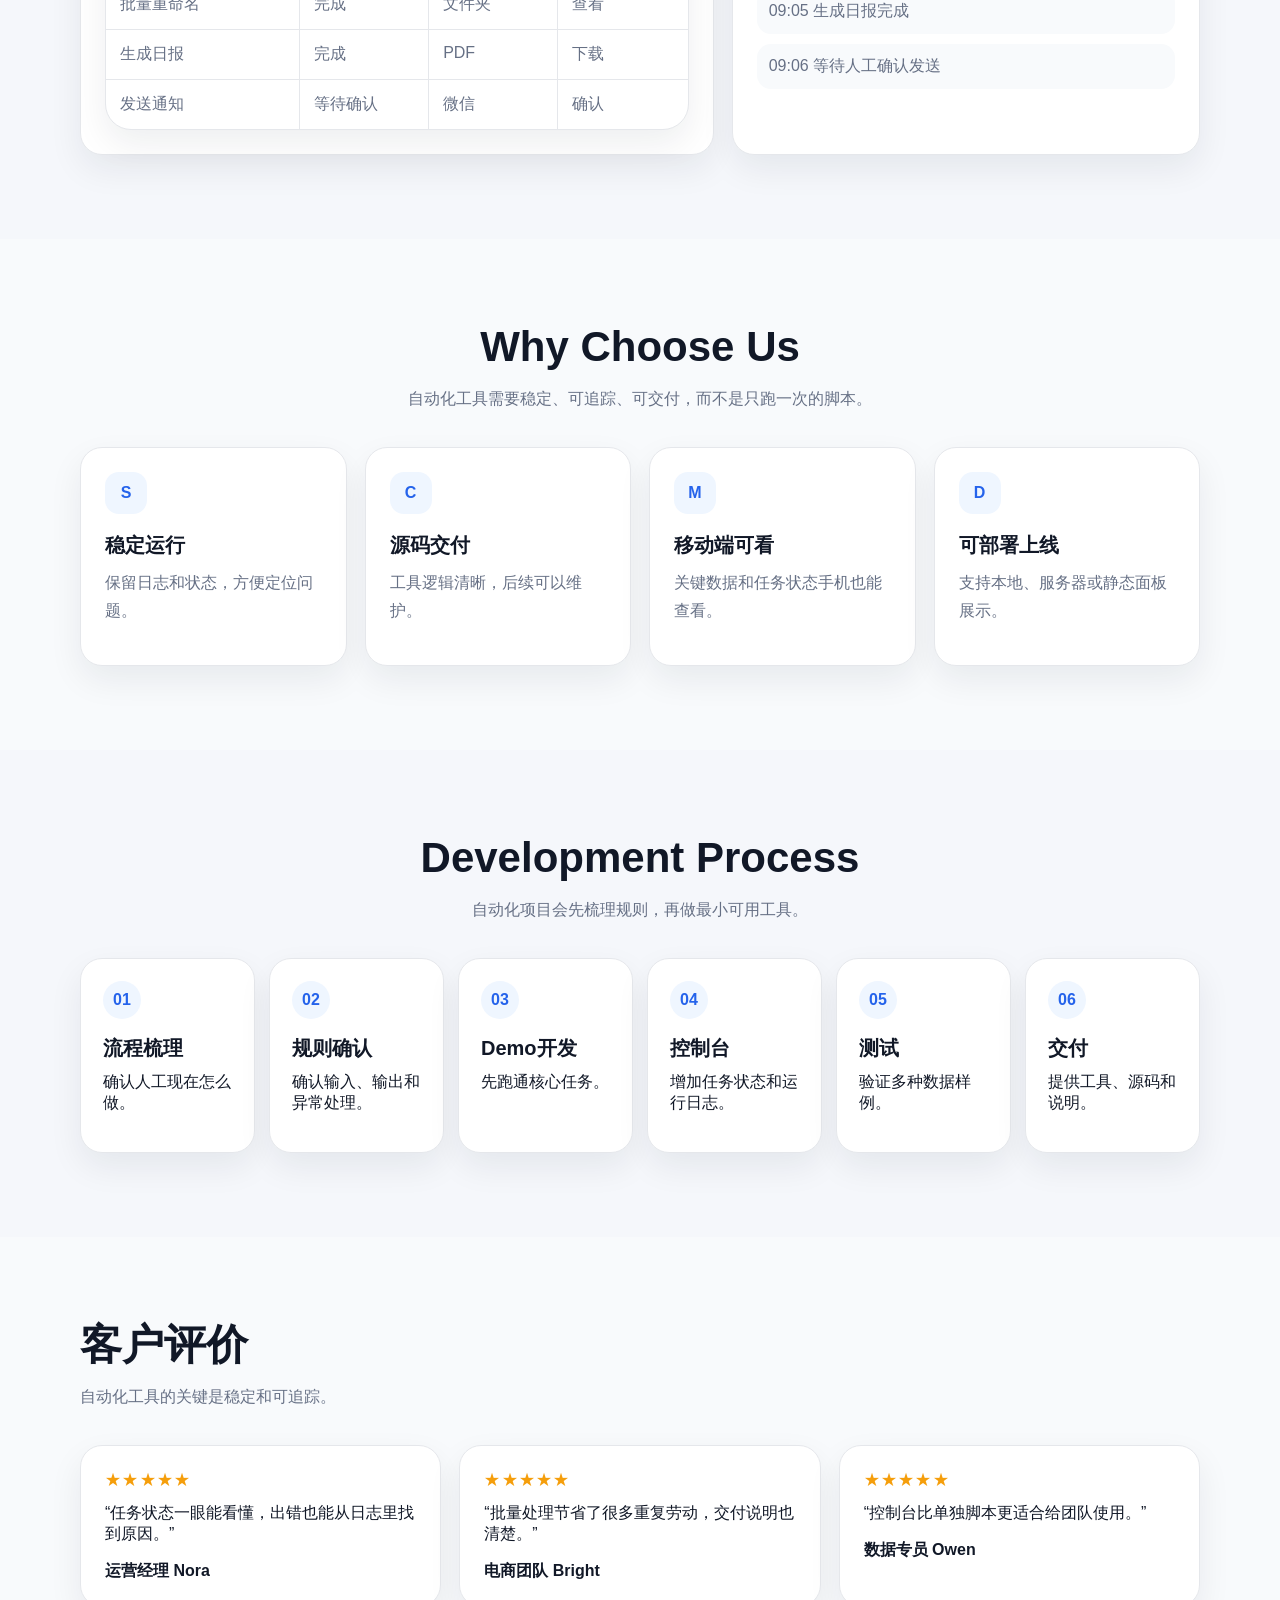
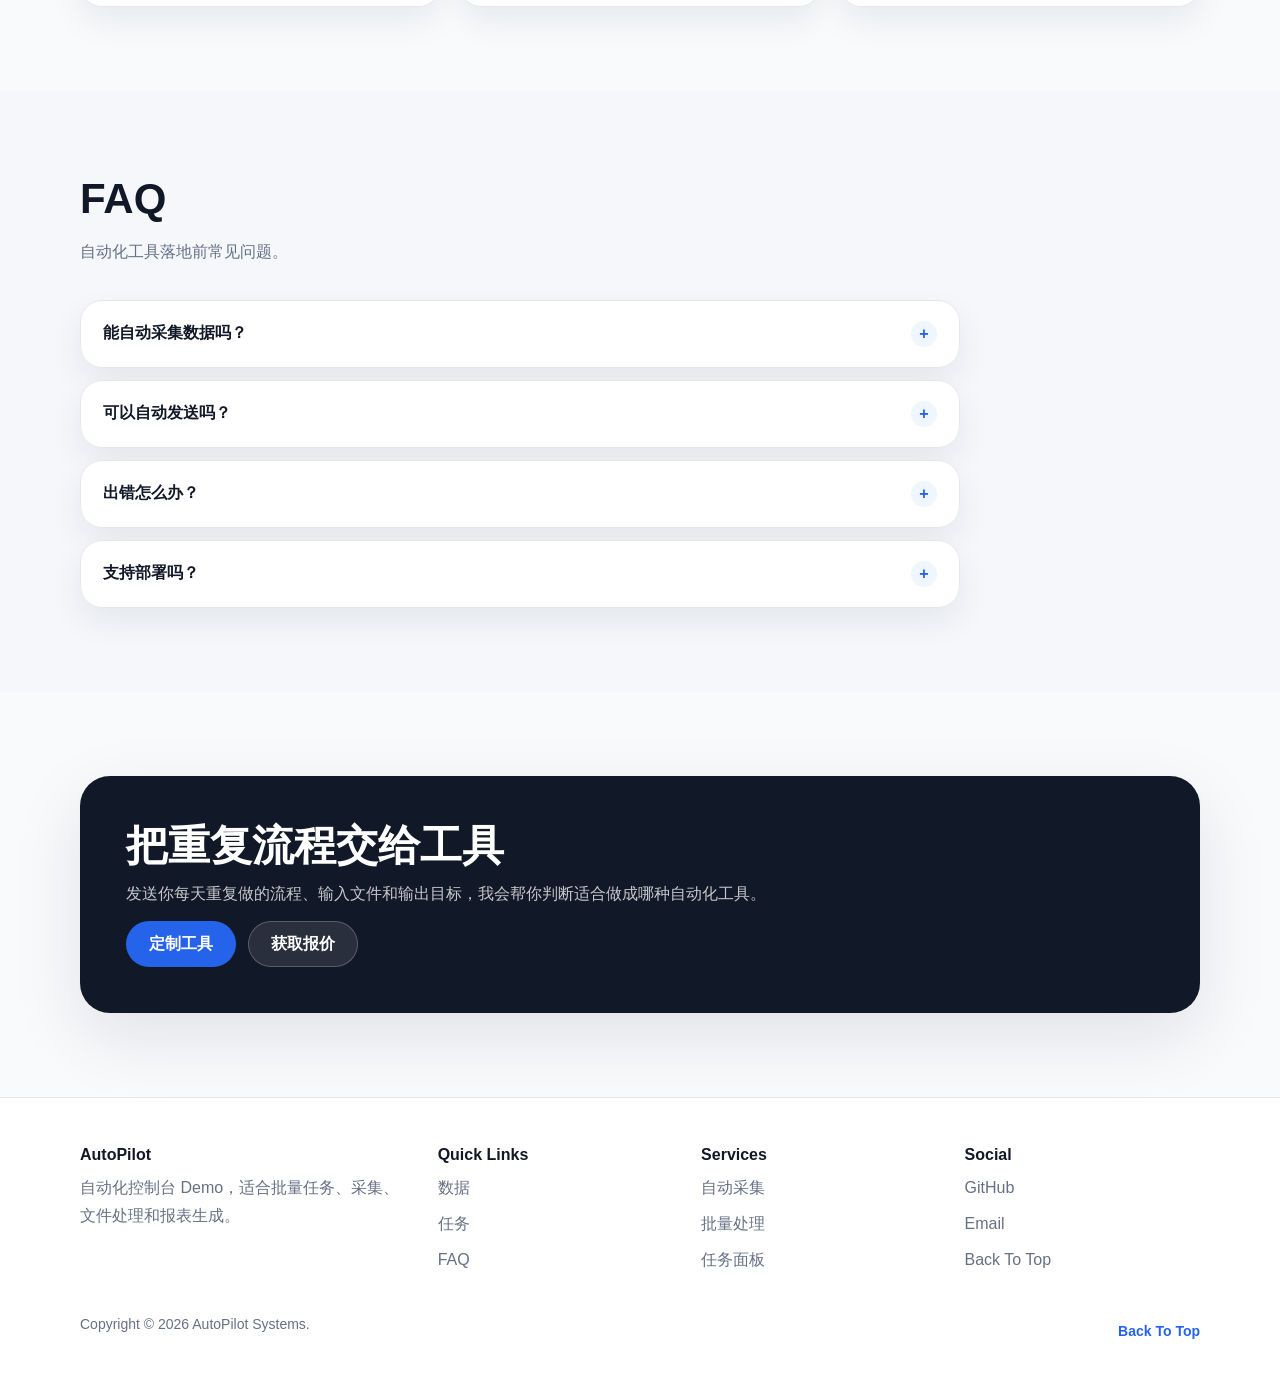
<file: demos/automation-dashboard.html>
<!DOCTYPE html>
<html lang="zh-CN">
<head>
  <meta charset="UTF-8" />
  <meta name="viewport" content="width=device-width, initial-scale=1.0" />
  <meta name="description" content="自动化工具控制台 Demo，展示批量任务、运行状态、日志和数据看板。" />
  <title>自动化工具控制台 Demo</title>
  <link rel="stylesheet" href="../styles/demo-pages.css" />
</head>
<body class="theme-automation">
  <div class="progress-bar" data-progress></div>
  <header class="site-header" data-header>
    <nav class="nav wrap">
      <a class="brand" href="../index.html"><span class="brand-mark">A</span> AutoPilot</a>
      <button class="nav-toggle" type="button" aria-expanded="false" aria-controls="autoNav" data-nav-toggle>
        <span></span><span></span><span></span>
      </button>
      <div class="nav-links" id="autoNav" data-nav-links>
        <a href="#stats">数据</a>
        <a href="#tasks">任务</a>
        <a href="#process">流程</a>
        <a href="#faq">FAQ</a>
        <a href="#contact">联系</a>
      </div>
    </nav>
  </header>

  <main>
    <section class="hero wrap">
      <div class="hero-copy">
        <p class="kicker">自动化工具控制台</p>
        <span class="eyebrow">Admin Dashboard for Automation</span>
        <h1>让重复流程自动运行、可视化管理</h1>
        <p class="lead">适合自动采集、批量处理、自动发送、报表生成和运行日志管理，让客户看到工具上线后每天如何工作。</p>
        <div class="actions">
          <a class="btn" href="#contact">定制工具</a>
          <a class="btn secondary" href="#tasks">查看任务</a>
        </div>
      </div>

      <div class="browser-mock">
        <div class="browser-bar"><span></span><span></span><span></span></div>
        <div class="browser-content">
          <img src="../assets/demo-automation.svg" alt="自动化控制台预览" loading="eager" />
          <div class="mock-panel">
            <div class="mock-card"><strong data-count="24" data-suffix="">0</strong>今日任务</div>
            <div class="mock-card"><strong data-count="98" data-suffix="%">0%</strong>成功率</div>
            <div class="mock-card"><strong data-count="1200" data-suffix="+">0+</strong>处理文件</div>
          </div>
        </div>
      </div>
    </section>

    <section class="section section-soft" id="stats">
      <div class="wrap">
        <div class="section-head">
          <h2>实时数据</h2>
          <p>管理型工具的重点是状态清晰、结果可追踪。</p>
        </div>
        <div class="metric">
          <article class="card reveal"><strong data-count="24">0</strong><span>今日任务</span></article>
          <article class="card reveal delay-1"><strong data-count="98" data-suffix="%">0%</strong><span>成功率</span></article>
          <article class="card reveal delay-2"><strong data-count="1200" data-suffix="+">0+</strong><span>处理文件</span></article>
          <article class="card reveal delay-3"><strong data-count="6">0</strong><span>运行中</span></article>
        </div>
      </div>
    </section>

    <section class="section" id="tasks">
      <div class="wrap dashboard-layout">
        <div class="card reveal">
          <h2>任务列表</h2>
          <div class="workflow-panel">
            <div class="workflow-row"><div>任务</div><div>状态</div><div>输出</div><div>动作</div></div>
            <div class="workflow-row"><div>采集公开数据</div><div>运行中</div><div>CSV</div><div>查看</div></div>
            <div class="workflow-row"><div>批量重命名</div><div>完成</div><div>文件夹</div><div>查看</div></div>
            <div class="workflow-row"><div>生成日报</div><div>完成</div><div>PDF</div><div>下载</div></div>
            <div class="workflow-row"><div>发送通知</div><div>等待确认</div><div>微信</div><div>确认</div></div>
          </div>
        </div>
        <div class="card reveal delay-1">
          <h2>运行日志</h2>
          <div class="log-list">
            <div>09:00 启动采集任务</div>
            <div>09:03 导出 320 条记录</div>
            <div>09:05 生成日报完成</div>
            <div>09:06 等待人工确认发送</div>
          </div>
        </div>
      </div>
    </section>

    <section class="section section-soft">
      <div class="wrap">
        <div class="section-head center">
          <h2>Why Choose Us</h2>
          <p>自动化工具需要稳定、可追踪、可交付，而不是只跑一次的脚本。</p>
        </div>
        <div class="grid four">
          <article class="card reveal"><div class="icon">S</div><h3>稳定运行</h3><p>保留日志和状态，方便定位问题。</p></article>
          <article class="card reveal delay-1"><div class="icon">C</div><h3>源码交付</h3><p>工具逻辑清晰，后续可以维护。</p></article>
          <article class="card reveal delay-2"><div class="icon">M</div><h3>移动端可看</h3><p>关键数据和任务状态手机也能查看。</p></article>
          <article class="card reveal delay-3"><div class="icon">D</div><h3>可部署上线</h3><p>支持本地、服务器或静态面板展示。</p></article>
        </div>
      </div>
    </section>

    <section class="section" id="process">
      <div class="wrap">
        <div class="section-head center"><h2>Development Process</h2><p>自动化项目会先梳理规则，再做最小可用工具。</p></div>
        <ol class="timeline">
          <li class="reveal"><span>01</span><h3>流程梳理</h3><p>确认人工现在怎么做。</p></li>
          <li class="reveal delay-1"><span>02</span><h3>规则确认</h3><p>确认输入、输出和异常处理。</p></li>
          <li class="reveal delay-2"><span>03</span><h3>Demo开发</h3><p>先跑通核心任务。</p></li>
          <li class="reveal"><span>04</span><h3>控制台</h3><p>增加任务状态和运行日志。</p></li>
          <li class="reveal delay-1"><span>05</span><h3>测试</h3><p>验证多种数据样例。</p></li>
          <li class="reveal delay-2"><span>06</span><h3>交付</h3><p>提供工具、源码和说明。</p></li>
        </ol>
      </div>
    </section>

    <section class="section section-soft">
      <div class="wrap">
        <div class="section-head">
          <h2>客户评价</h2>
          <p>自动化工具的关键是稳定和可追踪。</p>
        </div>
        <div class="grid">
          <article class="testimonial reveal"><div class="stars">★★★★★</div><p>“任务状态一眼能看懂，出错也能从日志里找到原因。”</p><strong>运营经理 Nora</strong></article>
          <article class="testimonial reveal delay-1"><div class="stars">★★★★★</div><p>“批量处理节省了很多重复劳动，交付说明也清楚。”</p><strong>电商团队 Bright</strong></article>
          <article class="testimonial reveal delay-2"><div class="stars">★★★★★</div><p>“控制台比单独脚本更适合给团队使用。”</p><strong>数据专员 Owen</strong></article>
        </div>
      </div>
    </section>

    <section class="section" id="faq">
      <div class="wrap">
        <div class="section-head"><h2>FAQ</h2><p>自动化工具落地前常见问题。</p></div>
        <div class="faq-list">
          <div class="faq-item reveal" data-faq><button class="faq-question" type="button" aria-expanded="false">能自动采集数据吗？<span>+</span></button><div class="faq-answer"><p>可以根据合法公开页面和业务规则进行自动采集，并导出 CSV 或 Excel。</p></div></div>
          <div class="faq-item reveal delay-1" data-faq><button class="faq-question" type="button" aria-expanded="false">可以自动发送吗？<span>+</span></button><div class="faq-answer"><p>可以做半自动或全自动发送，关键动作建议保留人工确认。</p></div></div>
          <div class="faq-item reveal delay-2" data-faq><button class="faq-question" type="button" aria-expanded="false">出错怎么办？<span>+</span></button><div class="faq-answer"><p>会记录日志和失败原因，方便人工检查或重新运行。</p></div></div>
          <div class="faq-item reveal" data-faq><button class="faq-question" type="button" aria-expanded="false">支持部署吗？<span>+</span></button><div class="faq-answer"><p>支持本地运行、服务器运行或做成可视化控制台。</p></div></div>
        </div>
      </div>
    </section>

    <section class="section section-soft" id="contact">
      <div class="wrap">
        <div class="cta reveal">
          <h2>把重复流程交给工具</h2>
          <p>发送你每天重复做的流程、输入文件和输出目标，我会帮你判断适合做成哪种自动化工具。</p>
          <div class="actions"><a class="btn" href="mailto:ops@autopilot.demo">定制工具</a><a class="btn secondary" href="#tasks">获取报价</a></div>
        </div>
      </div>
    </section>
  </main>

  <footer class="site-footer">
    <div class="wrap footer-grid">
      <div><h3>AutoPilot</h3><p>自动化控制台 Demo，适合批量任务、采集、文件处理和报表生成。</p></div>
      <div><h3>Quick Links</h3><a href="#stats">数据</a><a href="#tasks">任务</a><a href="#faq">FAQ</a></div>
      <div><h3>Services</h3><a href="#">自动采集</a><a href="#">批量处理</a><a href="#">任务面板</a></div>
      <div><h3>Social</h3><a href="https://github.com/">GitHub</a><a href="mailto:ops@autopilot.demo">Email</a><a href="#autoNav">Back To Top</a></div>
    </div>
    <div class="wrap footer-bottom"><p>Copyright © 2026 AutoPilot Systems.</p><a class="back-top" href="#autoNav">Back To Top</a></div>
  </footer>

  <script src="../scripts/demo-pages.js"></script>
</body>
</html>
</file>
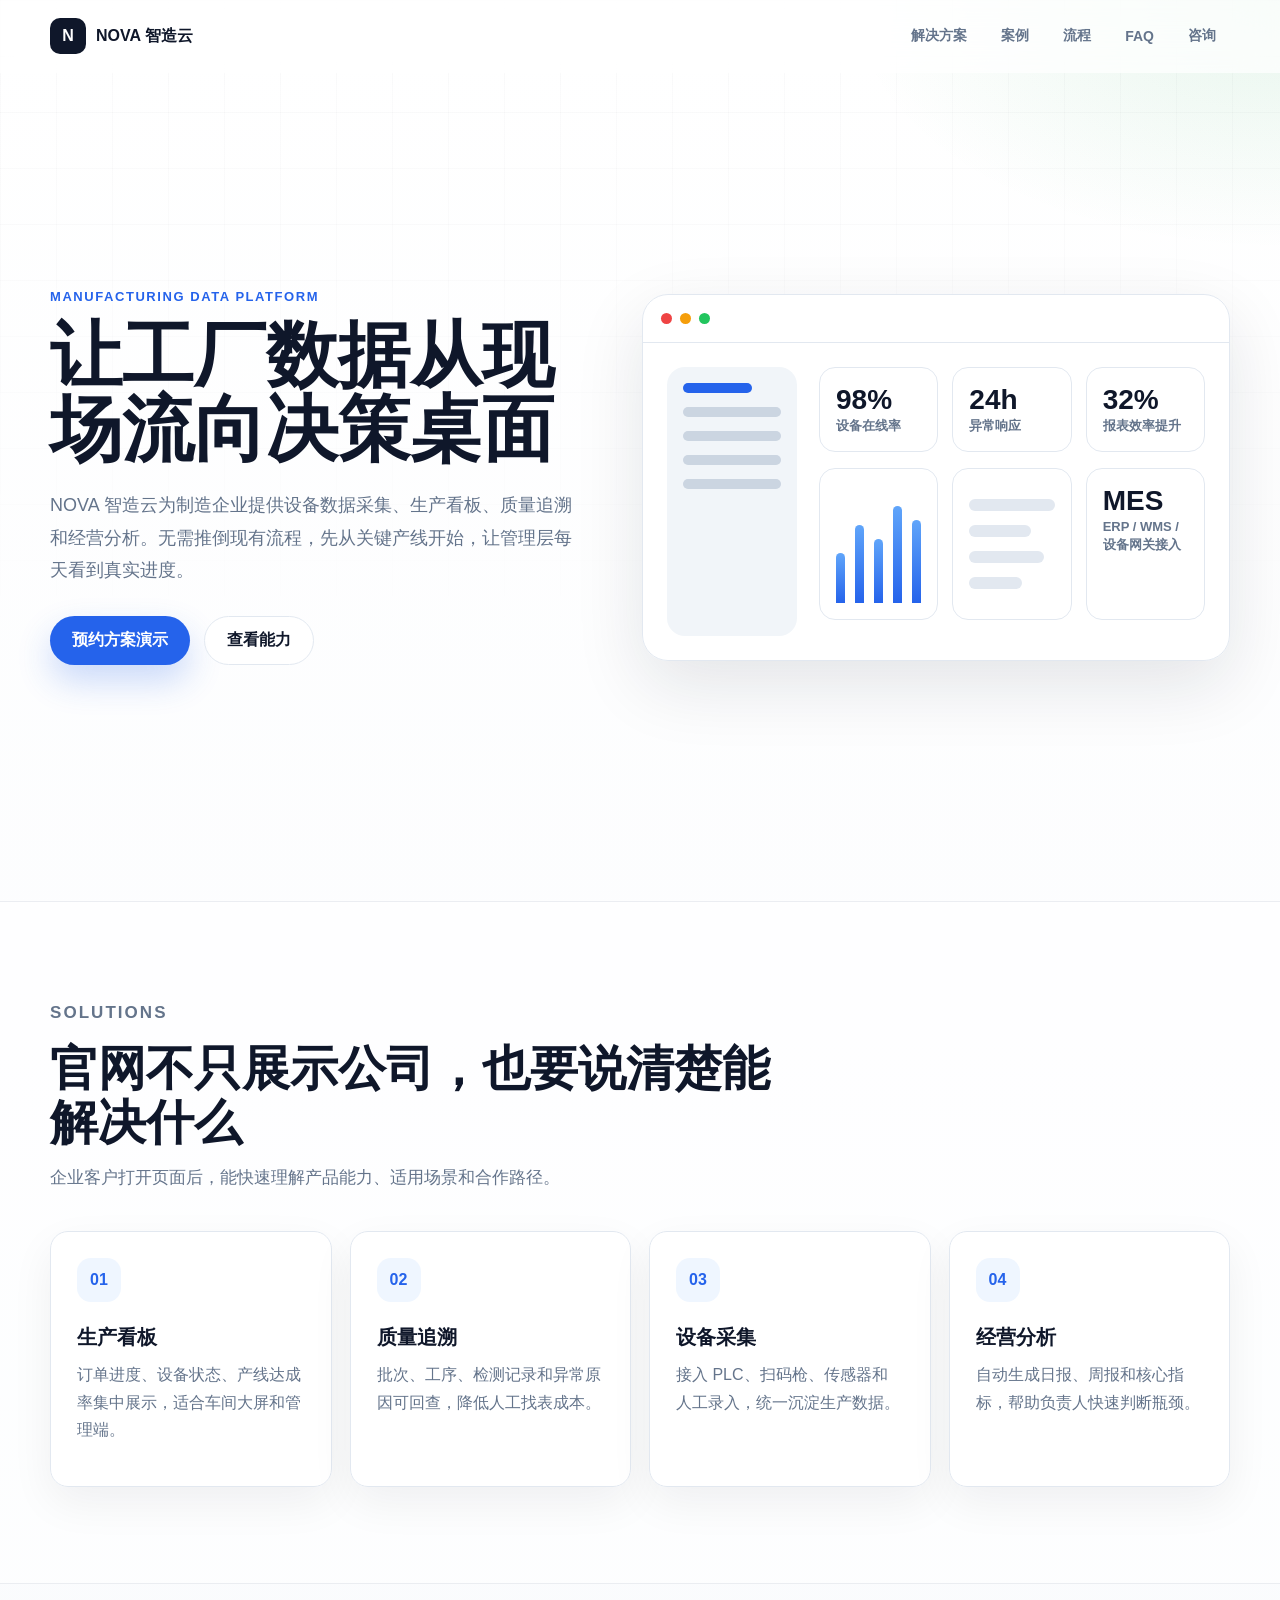
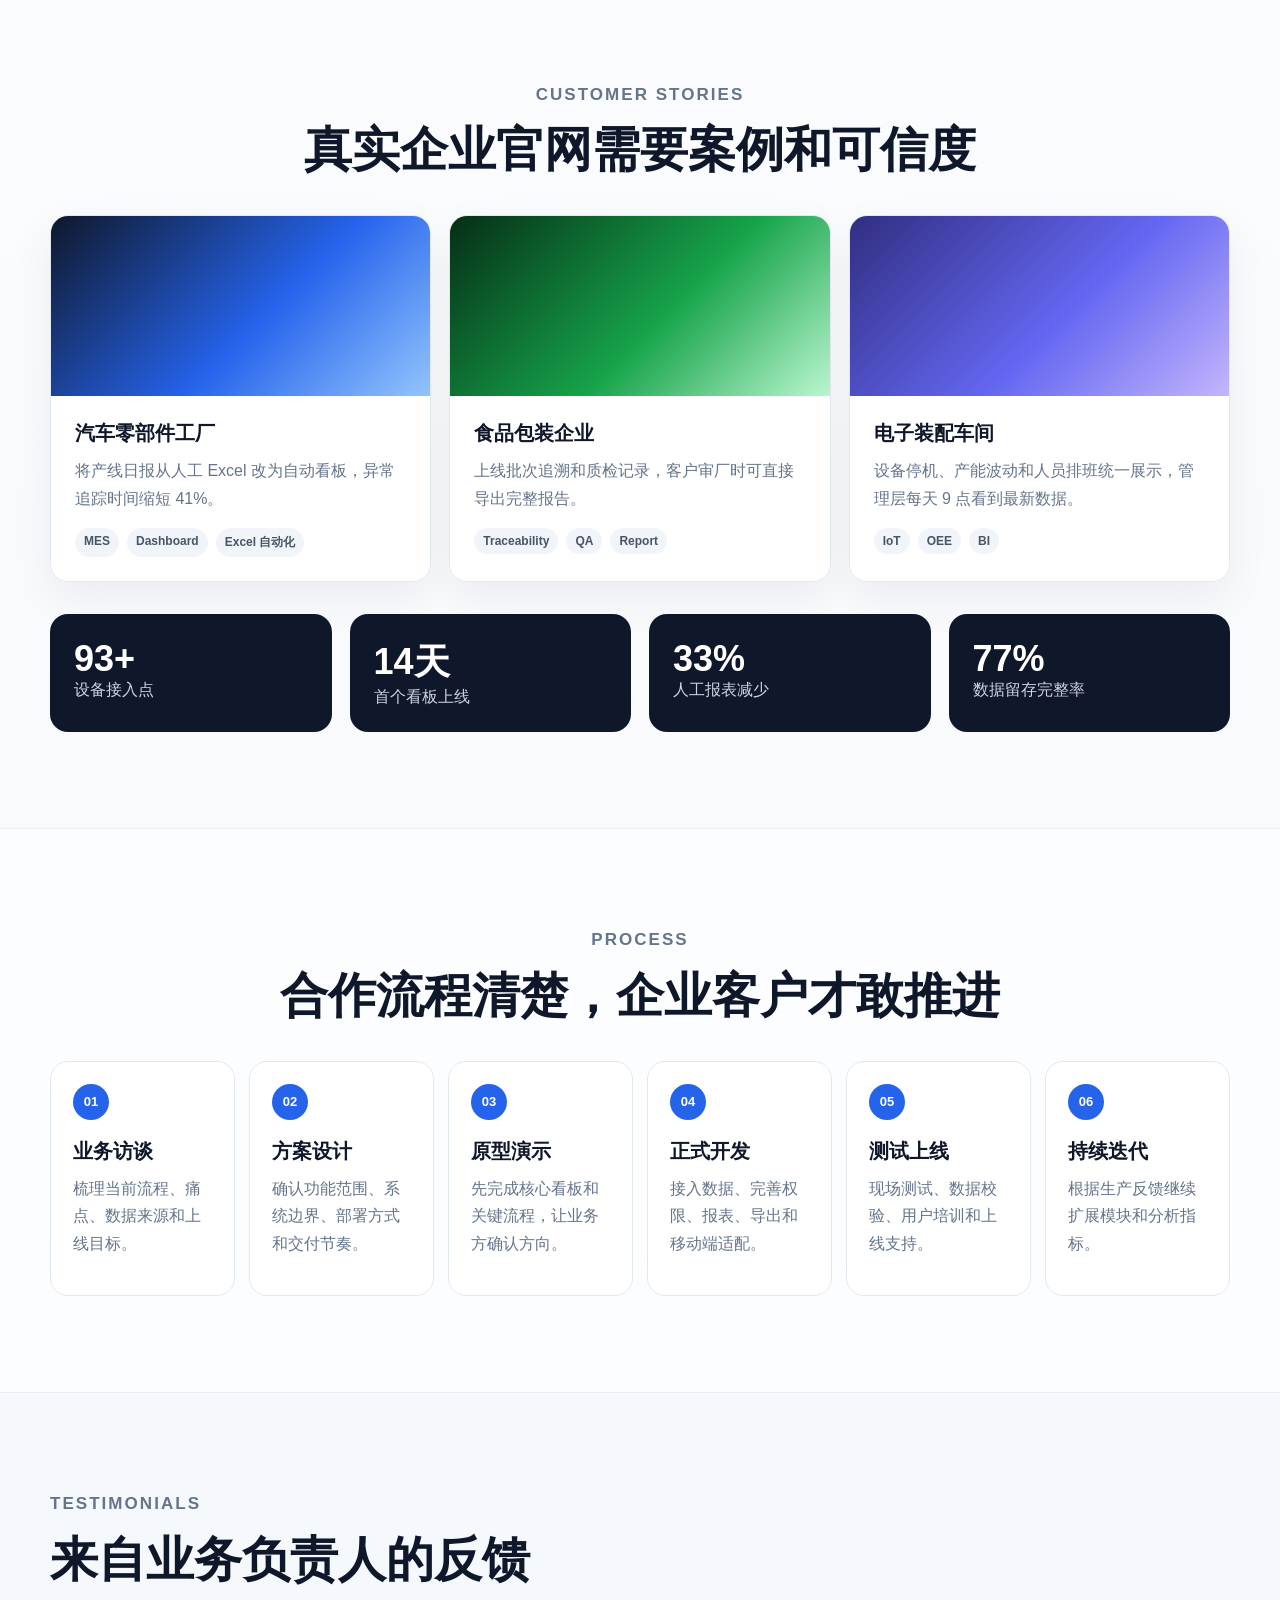
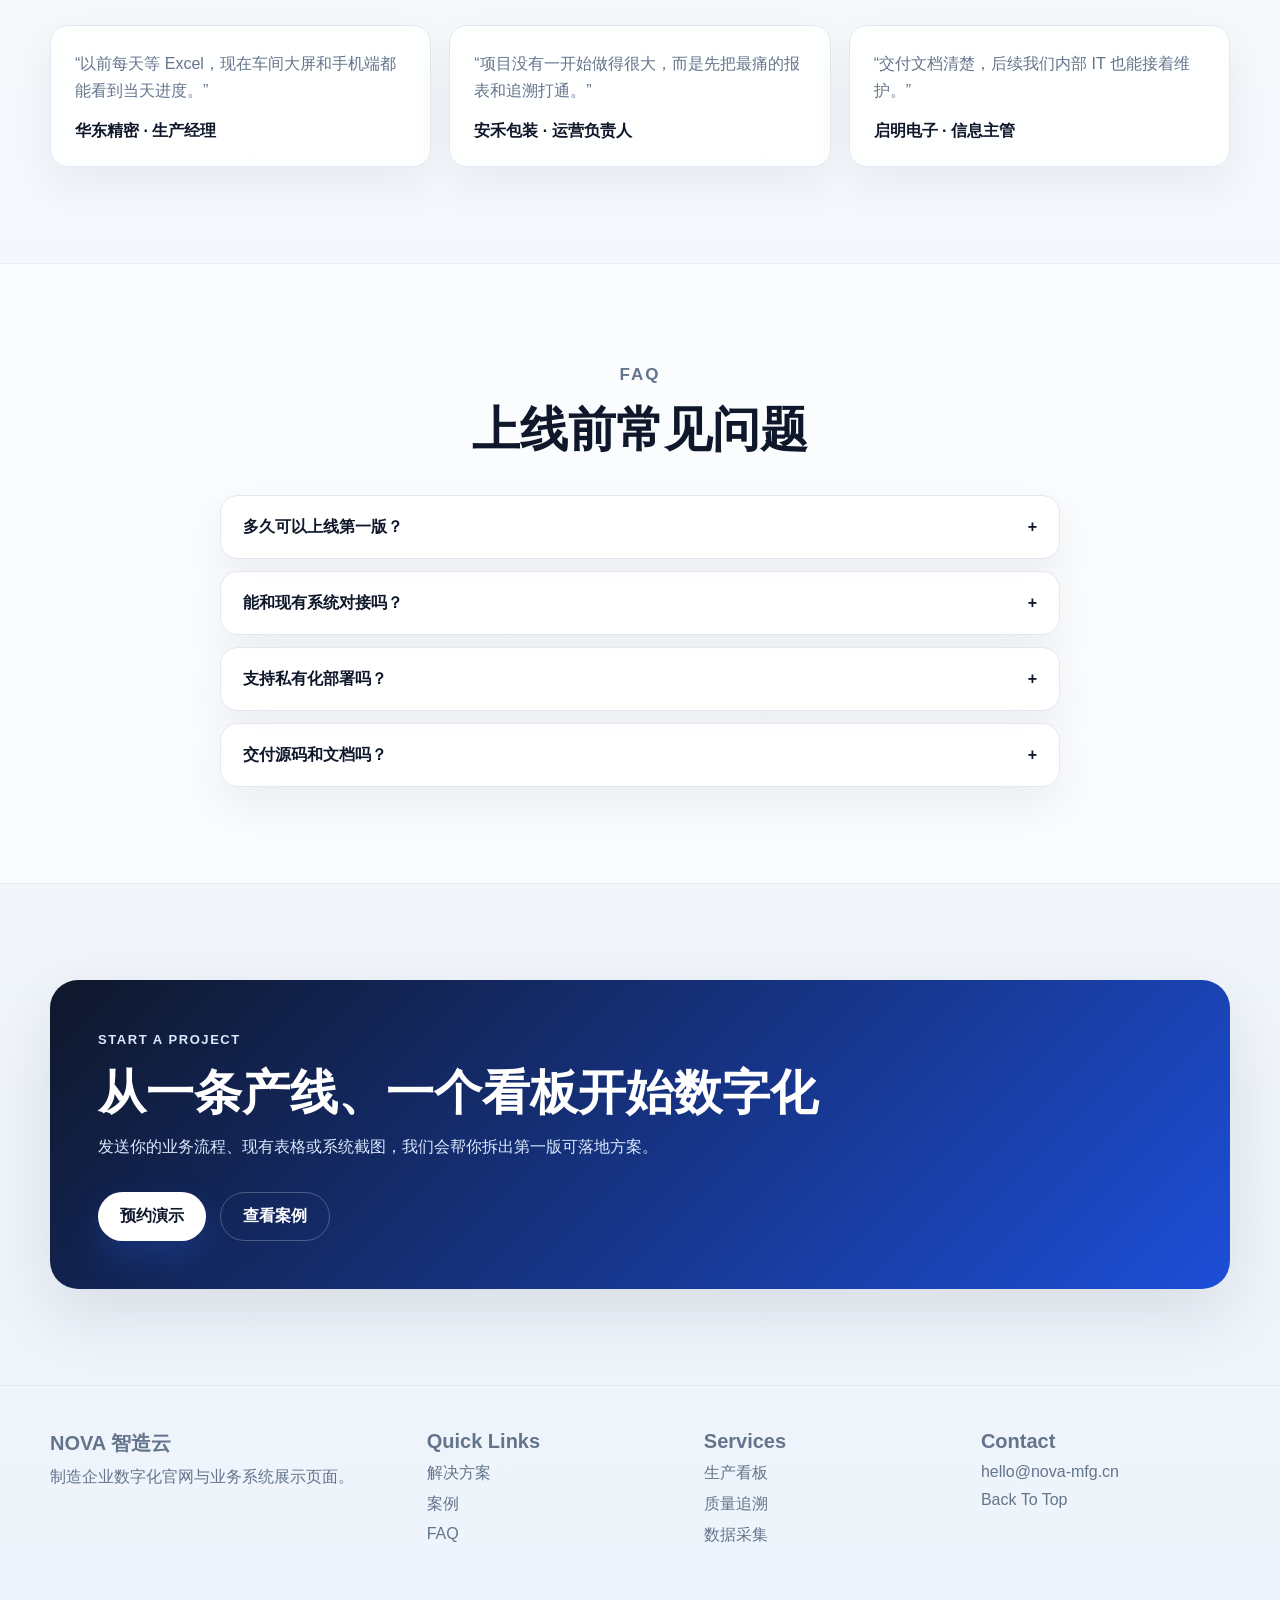
<file: demos/company-website.html>
<!DOCTYPE html>
<html lang="zh-CN">
<head>
  <meta charset="UTF-8" />
  <meta name="viewport" content="width=device-width, initial-scale=1.0" />
  <meta name="description" content="NOVA 智造云企业官网，为制造企业提供设备数据采集、生产看板、质量追溯和经营分析平台。" />
  <title>NOVA 智造云｜企业数字化官网</title>
  <style>
    :root {
      color-scheme: light;
      --bg: #f7f9fc;
      --surface: rgba(255, 255, 255, 0.88);
      --strong: #ffffff;
      --ink: #0f172a;
      --muted: #64748b;
      --line: #e2e8f0;
      --accent: #2563eb;
      --accent-dark: #1d4ed8;
      --green: #16a34a;
      --shadow: 0 24px 70px rgba(15, 23, 42, 0.11);
      --radius: 18px;
      --wrap: 1180px;
    }
    * { box-sizing: border-box; }
    html { scroll-behavior: smooth; }
    body {
      margin: 0;
      font-family: -apple-system, BlinkMacSystemFont, "Segoe UI", "PingFang SC", "Microsoft YaHei", sans-serif;
      color: var(--ink);
      background:
        radial-gradient(1000px 520px at 8% -8%, rgba(37, 99, 235, 0.15), transparent 54%),
        radial-gradient(900px 520px at 100% 0%, rgba(22, 163, 74, 0.1), transparent 48%),
        linear-gradient(180deg, #ffffff 0%, var(--bg) 58%, #eef4fb 100%);
      letter-spacing: 0;
    }
    body::before {
      content: "";
      position: fixed;
      inset: 0;
      z-index: -1;
      pointer-events: none;
      background-image: linear-gradient(rgba(15, 23, 42, 0.04) 1px, transparent 1px), linear-gradient(90deg, rgba(15, 23, 42, 0.035) 1px, transparent 1px);
      background-size: 56px 56px;
      mask-image: linear-gradient(180deg, rgba(0,0,0,0.7), transparent 72%);
    }
    a { color: inherit; text-decoration: none; }
    button { font: inherit; }
    .wrap { width: min(100% - 40px, var(--wrap)); margin: 0 auto; }
    .progress { position: fixed; inset: 0 auto auto 0; z-index: 100; width: 0; height: 3px; background: var(--accent); }
    .header { position: sticky; top: 0; z-index: 50; background: rgba(255,255,255,0.72); border-bottom: 1px solid transparent; backdrop-filter: blur(18px); transition: box-shadow 0.2s ease, border-color 0.2s ease; }
    .header.scrolled { border-color: var(--line); box-shadow: 0 10px 30px rgba(15,23,42,0.07); }
    .nav { min-height: 72px; display: flex; align-items: center; justify-content: space-between; gap: 24px; }
    .brand { display: inline-flex; align-items: center; gap: 10px; font-weight: 900; }
    .brand-mark { width: 36px; height: 36px; border-radius: 10px; display: grid; place-items: center; background: var(--ink); color: #fff; }
    .links { display: flex; align-items: center; gap: 6px; }
    .links a { padding: 10px 14px; border-radius: 999px; color: var(--muted); font-size: 14px; font-weight: 700; }
    .links a:hover { background: #eef4ff; color: var(--ink); }
    .menu { display: none; width: 42px; height: 42px; border: 1px solid var(--line); border-radius: 12px; background: var(--surface); }
    .menu span { display: block; width: 18px; height: 2px; margin: 4px auto; border-radius: 99px; background: var(--ink); }
    .hero { min-height: calc(100vh - 72px); display: grid; grid-template-columns: 0.95fr 1.05fr; gap: 60px; align-items: center; padding: 72px 0 92px; }
    .kicker { margin: 0 0 14px; color: var(--accent); font-size: 13px; font-weight: 900; text-transform: uppercase; letter-spacing: 0.12em; }
    h1, h2, h3, p { margin-top: 0; }
    h1 { margin-bottom: 22px; font-size: clamp(42px, 6vw, 72px); line-height: 1.04; }
    h2 { margin-bottom: 14px; font-size: clamp(30px, 4vw, 48px); line-height: 1.12; }
    h3 { margin-bottom: 10px; font-size: 20px; }
    .lead { max-width: 640px; color: var(--muted); font-size: 18px; line-height: 1.8; }
    .actions { display: flex; flex-wrap: wrap; gap: 14px; margin-top: 30px; }
    .btn { min-height: 48px; display: inline-flex; align-items: center; justify-content: center; padding: 13px 22px; border-radius: 999px; background: var(--accent); color: #fff; font-weight: 900; box-shadow: 0 16px 34px rgba(37,99,235,0.24); transition: transform 0.2s ease, background 0.2s ease, box-shadow 0.2s ease; }
    .btn:hover { transform: translateY(-2px); background: var(--accent-dark); }
    .btn.secondary { background: var(--surface); color: var(--ink); border: 1px solid var(--line); box-shadow: none; }
    .dashboard { border: 1px solid var(--line); border-radius: 26px; background: var(--surface); box-shadow: var(--shadow); overflow: hidden; }
    .dash-top { height: 48px; display: flex; align-items: center; gap: 8px; padding: 0 18px; border-bottom: 1px solid var(--line); }
    .dot { width: 11px; height: 11px; border-radius: 50%; background: #cbd5e1; }
    .dot:nth-child(1) { background: #ef4444; } .dot:nth-child(2) { background: #f59e0b; } .dot:nth-child(3) { background: #22c55e; }
    .dash-body { display: grid; grid-template-columns: 130px 1fr; gap: 22px; padding: 24px; }
    .side { border-radius: 18px; background: #f1f5f9; padding: 16px; }
    .side span { display: block; height: 10px; margin-bottom: 14px; border-radius: 999px; background: #cbd5e1; }
    .side span:first-child { width: 70%; background: var(--accent); }
    .panel-grid { display: grid; grid-template-columns: repeat(3, 1fr); gap: 14px; margin-bottom: 16px; }
    .metric, .chart, .table { border: 1px solid var(--line); border-radius: 16px; background: #fff; padding: 16px; }
    .metric strong { display: block; font-size: 28px; }
    .metric span { color: var(--muted); font-size: 13px; font-weight: 700; }
    .chart { min-height: 150px; display: flex; align-items: end; gap: 10px; }
    .chart i { flex: 1; border-radius: 8px 8px 0 0; background: linear-gradient(180deg, #60a5fa, #2563eb); }
    .chart i:nth-child(1) { height: 42%; } .chart i:nth-child(2) { height: 66%; } .chart i:nth-child(3) { height: 54%; } .chart i:nth-child(4) { height: 82%; } .chart i:nth-child(5) { height: 70%; }
    .table { min-height: 150px; }
    .row { height: 12px; margin: 14px 0; border-radius: 999px; background: #e2e8f0; }
    .row:nth-child(2) { width: 72%; } .row:nth-child(3) { width: 88%; } .row:nth-child(4) { width: 62%; }
    .section { padding: 96px 0; scroll-margin-top: 88px; }
    .soft { background: rgba(255,255,255,0.58); border-block: 1px solid rgba(148,163,184,0.18); }
    .section-head { max-width: 730px; margin-bottom: 38px; }
    .section-head.center { margin-inline: auto; text-align: center; }
    .section-head p { color: var(--muted); font-size: 17px; line-height: 1.75; }
    .grid-4 { display: grid; grid-template-columns: repeat(4, 1fr); gap: 18px; }
    .grid-3 { display: grid; grid-template-columns: repeat(3, 1fr); gap: 18px; }
    .card, .case, .quote, .faq-item { border: 1px solid var(--line); border-radius: var(--radius); background: var(--surface); box-shadow: 0 16px 44px rgba(15,23,42,0.06); transition: transform 0.2s ease, box-shadow 0.2s ease, border-color 0.2s ease; }
    .card:hover, .case:hover, .quote:hover { transform: translateY(-4px); border-color: rgba(37,99,235,0.28); box-shadow: var(--shadow); }
    .card { padding: 26px; }
    .icon { width: 44px; height: 44px; display: grid; place-items: center; margin-bottom: 22px; border-radius: 14px; background: #eff6ff; color: var(--accent); font-weight: 900; }
    .card p, .case p, .quote p, .timeline p { color: var(--muted); line-height: 1.72; }
    .case { overflow: hidden; }
    .case-visual { min-height: 180px; background: linear-gradient(135deg, #0f172a, #2563eb 56%, #93c5fd); }
    .case:nth-child(2) .case-visual { background: linear-gradient(135deg, #052e16, #16a34a 56%, #bbf7d0); }
    .case:nth-child(3) .case-visual { background: linear-gradient(135deg, #312e81, #6366f1 56%, #c4b5fd); }
    .case-body, .quote { padding: 24px; }
    .tags { display: flex; flex-wrap: wrap; gap: 8px; margin-top: 16px; }
    .tags span { padding: 6px 9px; border-radius: 999px; background: #f1f5f9; color: #475569; font-size: 12px; font-weight: 800; }
    .timeline { display: grid; grid-template-columns: repeat(6, 1fr); gap: 14px; margin: 0; padding: 0; list-style: none; }
    .timeline li { min-height: 190px; padding: 22px; border: 1px solid var(--line); border-radius: var(--radius); background: var(--surface); }
    .timeline span { display: inline-grid; place-items: center; width: 36px; height: 36px; margin-bottom: 18px; border-radius: 50%; background: var(--accent); color: #fff; font-weight: 900; font-size: 13px; }
    .stats { display: grid; grid-template-columns: repeat(4, 1fr); gap: 18px; margin-top: 32px; }
    .stat { padding: 24px; border-radius: 18px; background: var(--ink); color: #fff; }
    .stat strong { display: block; font-size: 36px; }
    .stat span { color: #cbd5e1; }
    .faq-list { max-width: 840px; margin: 0 auto; display: grid; gap: 12px; }
    .faq-question { width: 100%; min-height: 62px; display: flex; align-items: center; justify-content: space-between; gap: 18px; padding: 0 22px; border: 0; background: transparent; text-align: left; color: var(--ink); cursor: pointer; font-weight: 900; }
    .faq-answer { display: none; padding: 0 22px 22px; color: var(--muted); line-height: 1.75; }
    .faq-item.open .faq-answer { display: block; }
    .cta { padding: 48px; border-radius: 28px; background: linear-gradient(135deg, #0f172a, #1d4ed8); color: #fff; box-shadow: var(--shadow); }
    .cta p { max-width: 720px; color: #dbeafe; line-height: 1.8; }
    .cta .btn { background: #fff; color: var(--ink); }
    .cta .btn.secondary { background: transparent; color: #fff; border-color: rgba(255,255,255,0.24); }
    .footer { padding: 44px 0; border-top: 1px solid var(--line); color: var(--muted); }
    .footer-grid { display: grid; grid-template-columns: 1.4fr repeat(3, 1fr); gap: 28px; }
    .footer a { display: block; margin: 10px 0; }
    .reveal { opacity: 0; transform: translateY(18px); transition: opacity 0.55s ease, transform 0.55s ease; }
    .reveal.show { opacity: 1; transform: translateY(0); }
    @media (max-width: 1040px) { .hero, .grid-4 { grid-template-columns: 1fr 1fr; } .timeline { grid-template-columns: repeat(3, 1fr); } }
    @media (max-width: 780px) {
      .wrap { width: min(100% - 28px, var(--wrap)); }
      .links { position: fixed; inset: 72px 14px auto; display: none; flex-direction: column; align-items: stretch; padding: 12px; border: 1px solid var(--line); border-radius: 18px; background: #fff; box-shadow: var(--shadow); }
      .links.open { display: flex; }
      .menu { display: block; }
      .hero, .grid-3, .grid-4, .stats, .footer-grid { grid-template-columns: 1fr; }
      .dash-body { grid-template-columns: 1fr; }
      .panel-grid, .timeline { grid-template-columns: 1fr; }
      .section { padding: 72px 0; }
      .btn { width: 100%; }
      .cta { padding: 30px; }
    }
  </style>
</head>
<body>
  <div class="progress" data-progress></div>
  <header class="header" data-header>
    <nav class="nav wrap">
      <a class="brand" href="#top"><span class="brand-mark">N</span> NOVA 智造云</a>
      <button class="menu" type="button" aria-label="打开菜单" aria-expanded="false" data-menu><span></span><span></span><span></span></button>
      <div class="links" data-links>
        <a href="#solutions">解决方案</a><a href="#cases">案例</a><a href="#process">流程</a><a href="#faq">FAQ</a><a href="#contact">咨询</a>
      </div>
    </nav>
  </header>

  <main id="top">
    <section class="hero wrap">
      <div class="reveal">
        <p class="kicker">Manufacturing Data Platform</p>
        <h1>让工厂数据从现场流向决策桌面</h1>
        <p class="lead">NOVA 智造云为制造企业提供设备数据采集、生产看板、质量追溯和经营分析。无需推倒现有流程，先从关键产线开始，让管理层每天看到真实进度。</p>
        <div class="actions"><a class="btn" href="#contact">预约方案演示</a><a class="btn secondary" href="#solutions">查看能力</a></div>
      </div>
      <div class="dashboard reveal">
        <div class="dash-top"><span class="dot"></span><span class="dot"></span><span class="dot"></span></div>
        <div class="dash-body">
          <aside class="side"><span></span><span></span><span></span><span></span><span></span></aside>
          <div>
            <div class="panel-grid">
              <div class="metric"><strong data-count="98" data-suffix="%">0%</strong><span>设备在线率</span></div>
              <div class="metric"><strong data-count="24" data-suffix="h">0h</strong><span>异常响应</span></div>
              <div class="metric"><strong data-count="32" data-suffix="%">0%</strong><span>报表效率提升</span></div>
            </div>
            <div class="panel-grid">
              <div class="chart"><i></i><i></i><i></i><i></i><i></i></div>
              <div class="table"><div class="row"></div><div class="row"></div><div class="row"></div><div class="row"></div></div>
              <div class="metric"><strong>MES</strong><span>ERP / WMS / 设备网关接入</span></div>
            </div>
          </div>
        </div>
      </div>
    </section>

    <section class="section soft" id="solutions">
      <div class="wrap">
        <div class="section-head">
          <p class="kicker">Solutions</p>
          <h2>官网不只展示公司，也要说清楚能解决什么</h2>
          <p>企业客户打开页面后，能快速理解产品能力、适用场景和合作路径。</p>
        </div>
        <div class="grid-4">
          <article class="card reveal"><div class="icon">01</div><h3>生产看板</h3><p>订单进度、设备状态、产线达成率集中展示，适合车间大屏和管理端。</p></article>
          <article class="card reveal"><div class="icon">02</div><h3>质量追溯</h3><p>批次、工序、检测记录和异常原因可回查，降低人工找表成本。</p></article>
          <article class="card reveal"><div class="icon">03</div><h3>设备采集</h3><p>接入 PLC、扫码枪、传感器和人工录入，统一沉淀生产数据。</p></article>
          <article class="card reveal"><div class="icon">04</div><h3>经营分析</h3><p>自动生成日报、周报和核心指标，帮助负责人快速判断瓶颈。</p></article>
        </div>
      </div>
    </section>

    <section class="section" id="cases">
      <div class="wrap">
        <div class="section-head center">
          <p class="kicker">Customer Stories</p>
          <h2>真实企业官网需要案例和可信度</h2>
        </div>
        <div class="grid-3">
          <article class="case reveal"><div class="case-visual"></div><div class="case-body"><h3>汽车零部件工厂</h3><p>将产线日报从人工 Excel 改为自动看板，异常追踪时间缩短 41%。</p><div class="tags"><span>MES</span><span>Dashboard</span><span>Excel 自动化</span></div></div></article>
          <article class="case reveal"><div class="case-visual"></div><div class="case-body"><h3>食品包装企业</h3><p>上线批次追溯和质检记录，客户审厂时可直接导出完整报告。</p><div class="tags"><span>Traceability</span><span>QA</span><span>Report</span></div></div></article>
          <article class="case reveal"><div class="case-visual"></div><div class="case-body"><h3>电子装配车间</h3><p>设备停机、产能波动和人员排班统一展示，管理层每天 9 点看到最新数据。</p><div class="tags"><span>IoT</span><span>OEE</span><span>BI</span></div></div></article>
        </div>
        <div class="stats">
          <div class="stat reveal"><strong data-count="120" data-suffix="+">0+</strong><span>设备接入点</span></div>
          <div class="stat reveal"><strong data-count="18" data-suffix="天">0天</strong><span>首个看板上线</span></div>
          <div class="stat reveal"><strong data-count="42" data-suffix="%">0%</strong><span>人工报表减少</span></div>
          <div class="stat reveal"><strong data-count="99" data-suffix="%">0%</strong><span>数据留存完整率</span></div>
        </div>
      </div>
    </section>

    <section class="section soft" id="process">
      <div class="wrap">
        <div class="section-head center"><p class="kicker">Process</p><h2>合作流程清楚，企业客户才敢推进</h2></div>
        <ol class="timeline">
          <li class="reveal"><span>01</span><h3>业务访谈</h3><p>梳理当前流程、痛点、数据来源和上线目标。</p></li>
          <li class="reveal"><span>02</span><h3>方案设计</h3><p>确认功能范围、系统边界、部署方式和交付节奏。</p></li>
          <li class="reveal"><span>03</span><h3>原型演示</h3><p>先完成核心看板和关键流程，让业务方确认方向。</p></li>
          <li class="reveal"><span>04</span><h3>正式开发</h3><p>接入数据、完善权限、报表、导出和移动端适配。</p></li>
          <li class="reveal"><span>05</span><h3>测试上线</h3><p>现场测试、数据校验、用户培训和上线支持。</p></li>
          <li class="reveal"><span>06</span><h3>持续迭代</h3><p>根据生产反馈继续扩展模块和分析指标。</p></li>
        </ol>
      </div>
    </section>

    <section class="section">
      <div class="wrap">
        <div class="section-head"><p class="kicker">Testimonials</p><h2>来自业务负责人的反馈</h2></div>
        <div class="grid-3">
          <article class="quote reveal"><p>“以前每天等 Excel，现在车间大屏和手机端都能看到当天进度。”</p><strong>华东精密 · 生产经理</strong></article>
          <article class="quote reveal"><p>“项目没有一开始做得很大，而是先把最痛的报表和追溯打通。”</p><strong>安禾包装 · 运营负责人</strong></article>
          <article class="quote reveal"><p>“交付文档清楚，后续我们内部 IT 也能接着维护。”</p><strong>启明电子 · 信息主管</strong></article>
        </div>
      </div>
    </section>

    <section class="section soft" id="faq">
      <div class="wrap">
        <div class="section-head center"><p class="kicker">FAQ</p><h2>上线前常见问题</h2></div>
        <div class="faq-list">
          <div class="faq-item reveal"><button class="faq-question" type="button">多久可以上线第一版？<span>+</span></button><div class="faq-answer"><p>通常 2-4 周可以上线第一个业务闭环，复杂项目会拆分为多阶段交付。</p></div></div>
          <div class="faq-item reveal"><button class="faq-question" type="button">能和现有系统对接吗？<span>+</span></button><div class="faq-answer"><p>可以。常见对接包括 ERP、MES、WMS、数据库、Excel、API 和设备网关。</p></div></div>
          <div class="faq-item reveal"><button class="faq-question" type="button">支持私有化部署吗？<span>+</span></button><div class="faq-answer"><p>支持本地服务器、云服务器和静态官网托管，部署方案会按数据安全要求选择。</p></div></div>
          <div class="faq-item reveal"><button class="faq-question" type="button">交付源码和文档吗？<span>+</span></button><div class="faq-answer"><p>交付源码、部署说明、账号权限说明和关键接口文档，方便后续维护。</p></div></div>
        </div>
      </div>
    </section>

    <section class="section" id="contact">
      <div class="wrap"><div class="cta reveal"><p class="kicker">Start A Project</p><h2>从一条产线、一个看板开始数字化</h2><p>发送你的业务流程、现有表格或系统截图，我们会帮你拆出第一版可落地方案。</p><div class="actions"><a class="btn" href="mailto:hello@nova-mfg.cn">预约演示</a><a class="btn secondary" href="#cases">查看案例</a></div></div></div>
    </section>
  </main>

  <footer class="footer">
    <div class="wrap footer-grid">
      <div><h3>NOVA 智造云</h3><p>制造企业数字化官网与业务系统展示页面。</p></div>
      <div><h3>Quick Links</h3><a href="#solutions">解决方案</a><a href="#cases">案例</a><a href="#faq">FAQ</a></div>
      <div><h3>Services</h3><a href="#solutions">生产看板</a><a href="#solutions">质量追溯</a><a href="#solutions">数据采集</a></div>
      <div><h3>Contact</h3><a href="mailto:hello@nova-mfg.cn">hello@nova-mfg.cn</a><a href="#top">Back To Top</a></div>
    </div>
  </footer>

  <script>
    const header = document.querySelector("[data-header]");
    const progress = document.querySelector("[data-progress]");
    const menu = document.querySelector("[data-menu]");
    const links = document.querySelector("[data-links]");
    function onScroll() {
      const max = document.documentElement.scrollHeight - innerHeight;
      header.classList.toggle("scrolled", scrollY > 8);
      progress.style.width = max > 0 ? `${(scrollY / max) * 100}%` : "0";
    }
    menu.addEventListener("click", () => {
      const open = links.classList.toggle("open");
      menu.setAttribute("aria-expanded", String(open));
    });
    links.addEventListener("click", (event) => {
      if (event.target.matches("a")) links.classList.remove("open");
    });
    document.querySelectorAll(".faq-question").forEach((button) => {
      button.addEventListener("click", () => button.closest(".faq-item").classList.toggle("open"));
    });
    const observer = new IntersectionObserver((entries) => {
      entries.forEach((entry) => {
        if (entry.isIntersecting) {
          entry.target.classList.add("show");
          entry.target.querySelectorAll("[data-count]").forEach((item) => {
            const target = Number(item.dataset.count || 0);
            const suffix = item.dataset.suffix || "";
            const start = performance.now();
            function tick(now) {
              const progress = Math.min((now - start) / 900, 1);
              item.textContent = `${Math.round(target * progress)}${suffix}`;
              if (progress < 1) requestAnimationFrame(tick);
            }
            requestAnimationFrame(tick);
          });
          observer.unobserve(entry.target);
        }
      });
    }, { threshold: 0.12 });
    document.querySelectorAll(".reveal").forEach((item) => observer.observe(item));
    addEventListener("scroll", onScroll, { passive: true });
    onScroll();
  </script>
</body>
</html>
</file>
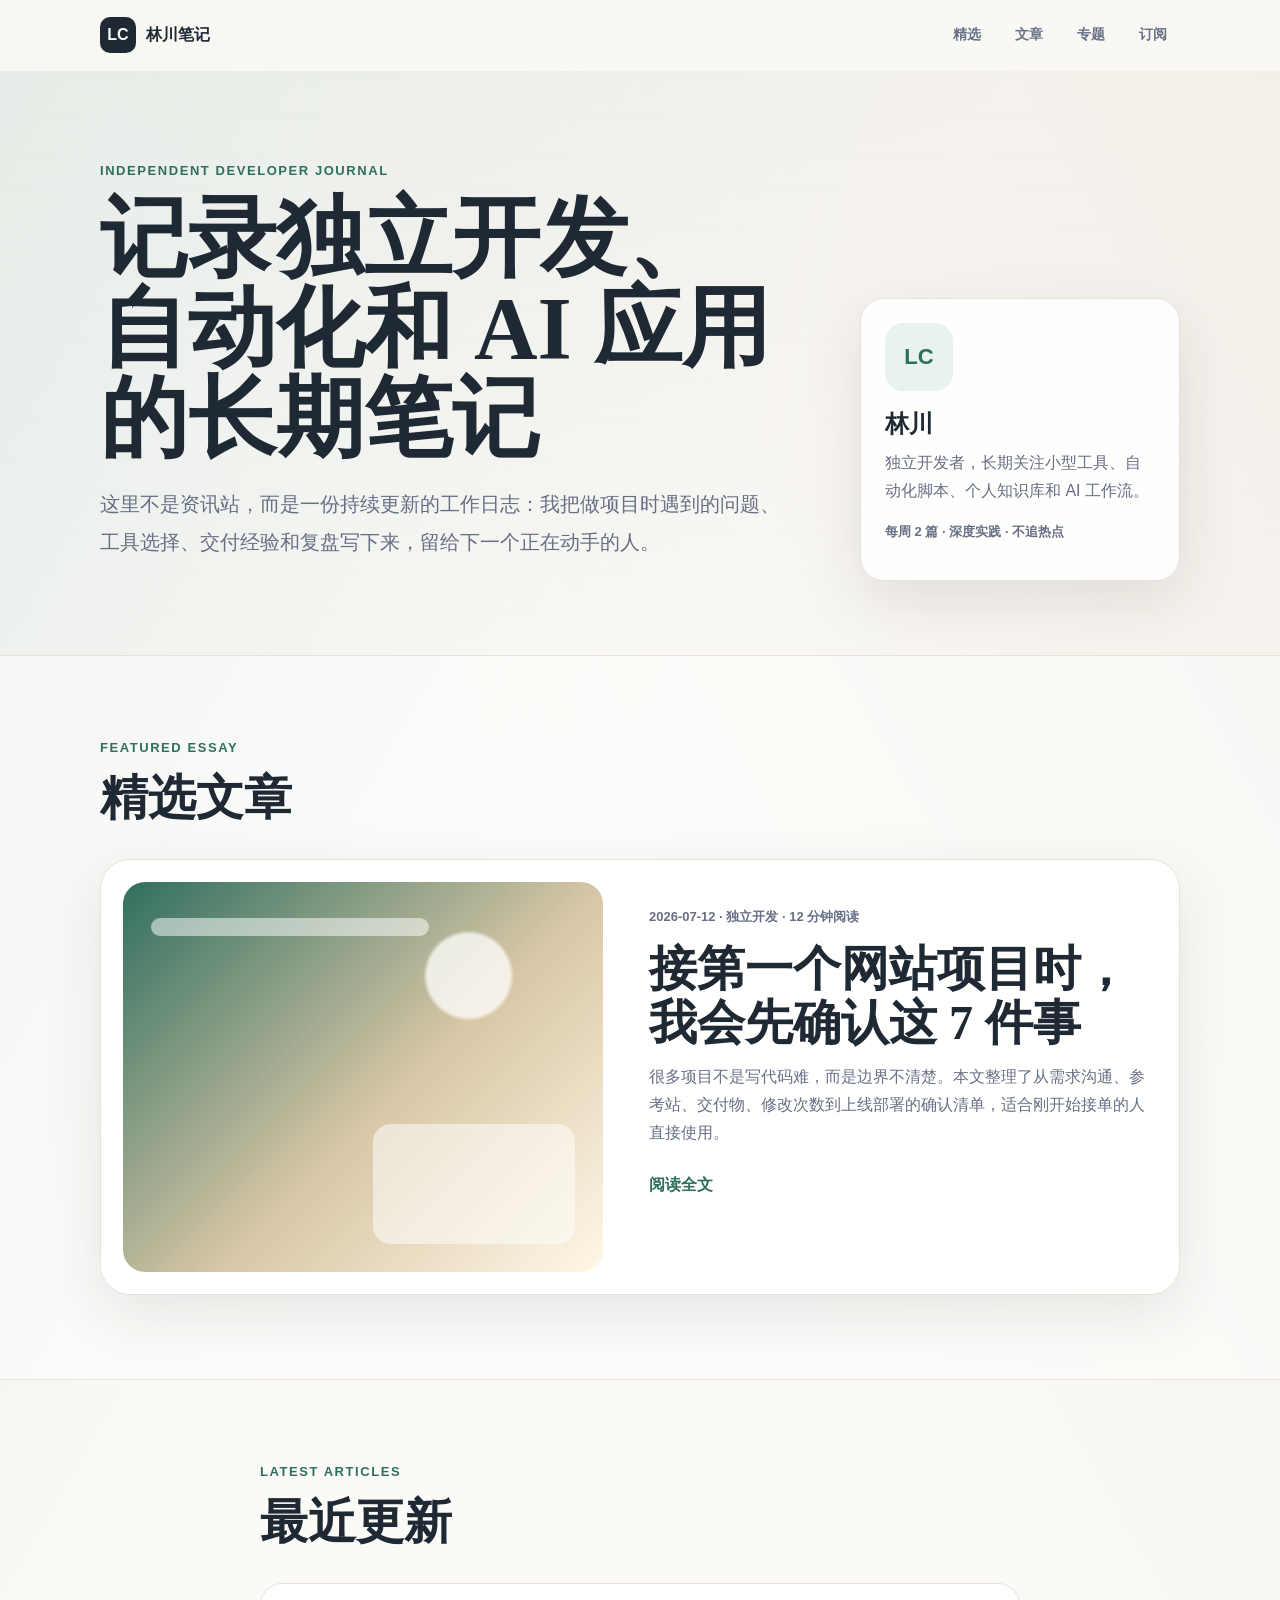
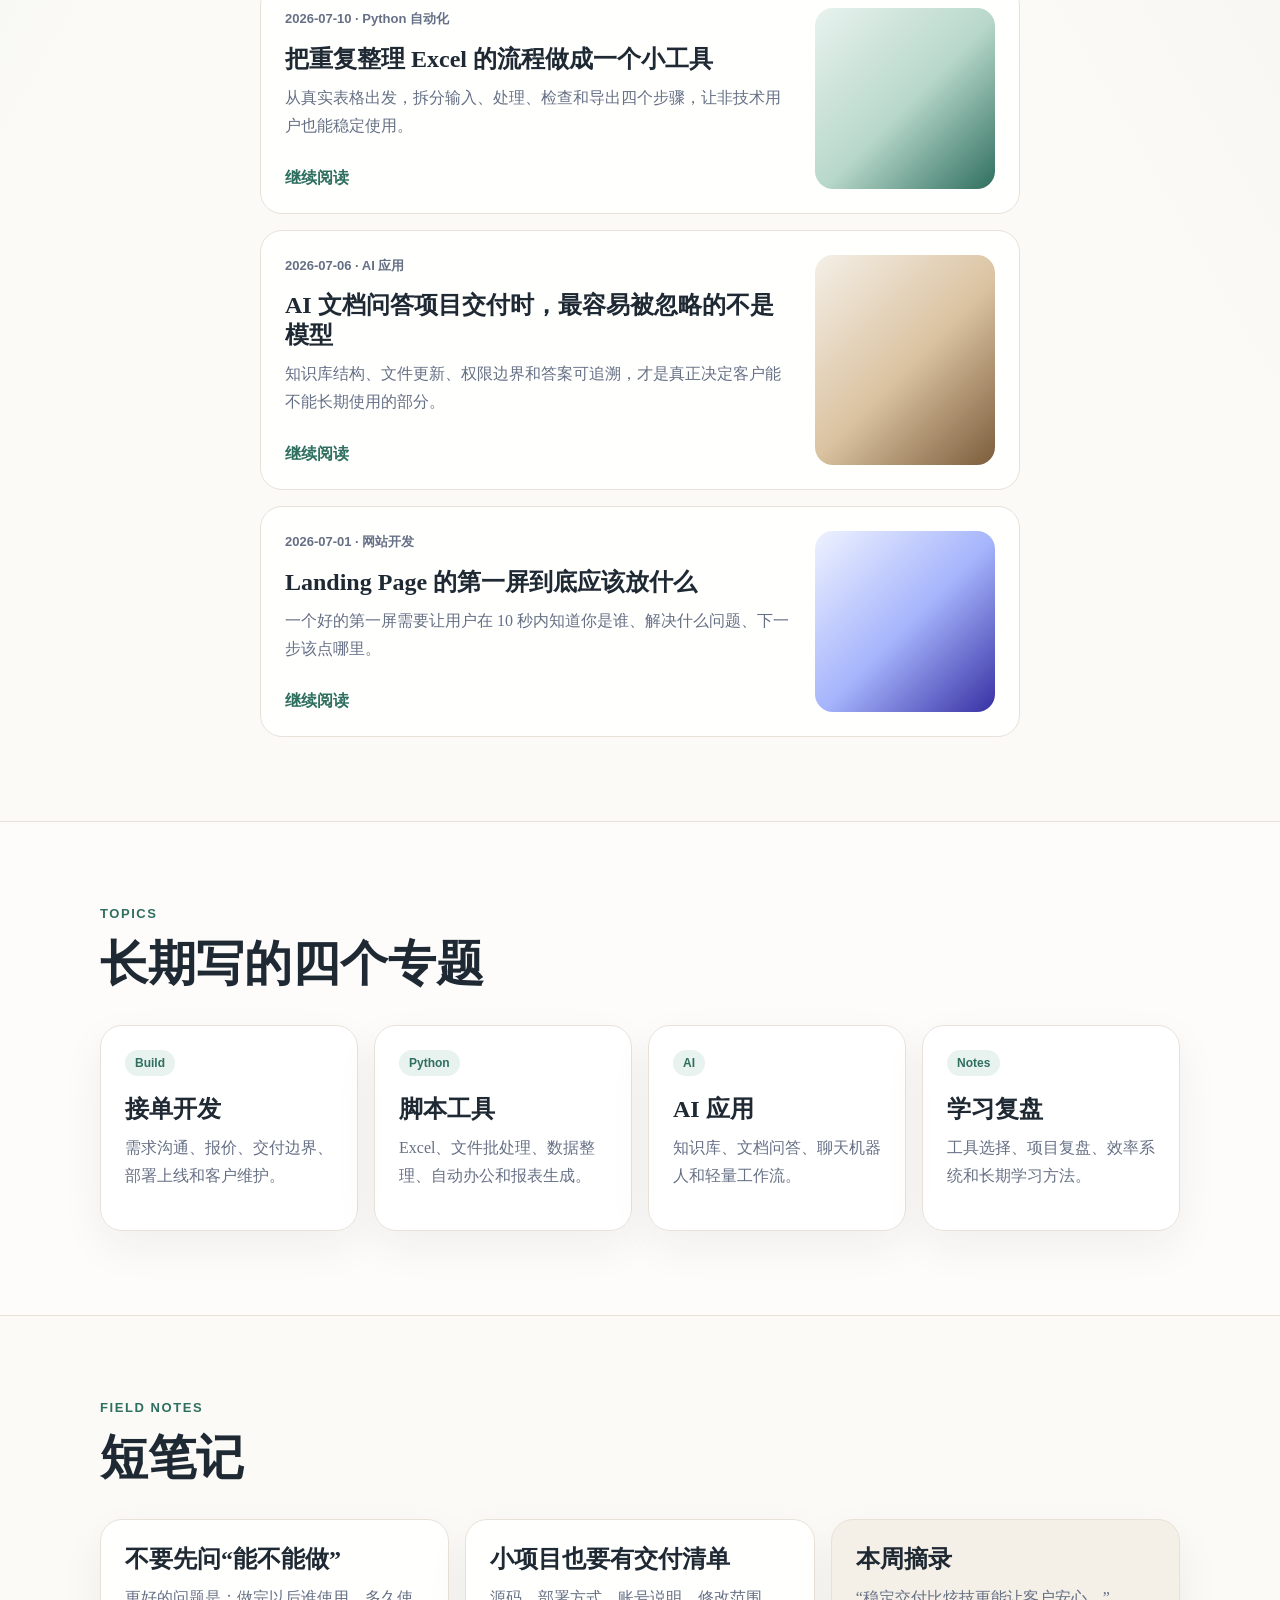
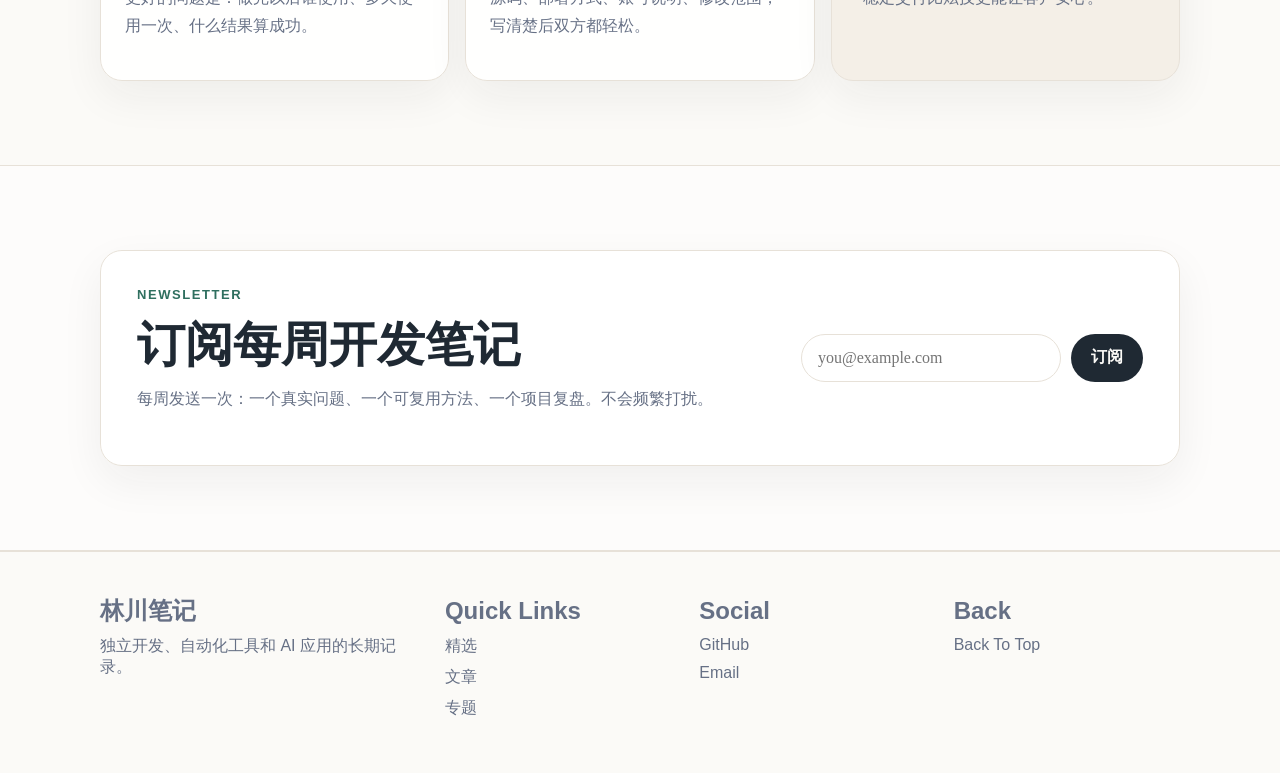
<file: demos/personal-blog.html>
<!DOCTYPE html>
<html lang="zh-CN">
<head>
  <meta charset="UTF-8" />
  <meta name="viewport" content="width=device-width, initial-scale=1.0" />
  <meta name="description" content="林川笔记，一个关注独立开发、自动化工具、AI 应用和长期学习的个人博客。" />
  <title>林川笔记｜个人博客</title>
  <style>
    :root {
      color-scheme: light;
      --bg: #fbfaf7;
      --paper: rgba(255, 255, 255, 0.86);
      --ink: #1f2933;
      --muted: #667085;
      --line: #e7e1d8;
      --accent: #2f6f5f;
      --accent-soft: #e8f2ee;
      --quote: #f4efe7;
      --shadow: 0 20px 60px rgba(42, 35, 27, 0.1);
      --wrap: 1080px;
      --article: 760px;
    }
    * { box-sizing: border-box; }
    html { scroll-behavior: smooth; }
    body {
      margin: 0;
      font-family: Georgia, "Times New Roman", "PingFang SC", "Microsoft YaHei", serif;
      color: var(--ink);
      background:
        linear-gradient(120deg, rgba(47, 111, 95, 0.1), transparent 30%),
        linear-gradient(240deg, rgba(144, 106, 65, 0.08), transparent 35%),
        var(--bg);
      letter-spacing: 0;
    }
    body::before {
      content: "";
      position: fixed;
      inset: 0;
      z-index: -1;
      pointer-events: none;
      background-image: linear-gradient(rgba(31,41,51,0.035) 1px, transparent 1px);
      background-size: 100% 38px;
      mask-image: linear-gradient(180deg, rgba(0,0,0,0.58), transparent 76%);
    }
    a { color: inherit; text-decoration: none; }
    button, input { font: inherit; }
    .wrap { width: min(100% - 40px, var(--wrap)); margin: 0 auto; }
    .article-wrap { width: min(100% - 40px, var(--article)); margin: 0 auto; }
    .progress { position: fixed; inset: 0 auto auto 0; z-index: 100; height: 3px; width: 0; background: var(--accent); }
    .header { position: sticky; top: 0; z-index: 50; background: rgba(251,250,247,0.78); border-bottom: 1px solid transparent; backdrop-filter: blur(18px); }
    .header.scrolled { border-color: var(--line); box-shadow: 0 10px 28px rgba(42,35,27,0.07); }
    .nav { min-height: 70px; display: flex; align-items: center; justify-content: space-between; gap: 24px; }
    .brand { font-family: -apple-system, BlinkMacSystemFont, "Segoe UI", sans-serif; display: inline-flex; align-items: center; gap: 10px; font-weight: 900; }
    .brand-mark { width: 36px; height: 36px; border-radius: 10px; display: grid; place-items: center; background: var(--ink); color: var(--bg); }
    .links { font-family: -apple-system, BlinkMacSystemFont, "Segoe UI", sans-serif; display: flex; align-items: center; gap: 8px; }
    .links a { padding: 10px 13px; border-radius: 999px; color: var(--muted); font-size: 14px; font-weight: 700; }
    .links a:hover { background: var(--accent-soft); color: var(--ink); }
    .menu { display: none; width: 42px; height: 42px; border: 1px solid var(--line); border-radius: 12px; background: var(--paper); }
    .menu span { display: block; width: 18px; height: 2px; margin: 4px auto; border-radius: 99px; background: var(--ink); }
    .hero { padding: 92px 0 74px; }
    .hero-grid { display: grid; grid-template-columns: minmax(0, 1fr) 320px; gap: 64px; align-items: end; }
    .kicker { margin: 0 0 16px; color: var(--accent); font-family: -apple-system, BlinkMacSystemFont, "Segoe UI", sans-serif; font-size: 13px; font-weight: 900; text-transform: uppercase; letter-spacing: 0.12em; }
    h1, h2, h3, p { margin-top: 0; }
    h1 { max-width: 760px; margin-bottom: 22px; font-size: clamp(44px, 7vw, 88px); line-height: 1.02; letter-spacing: 0; }
    h2 { margin-bottom: 14px; font-size: clamp(30px, 4vw, 48px); line-height: 1.12; letter-spacing: 0; }
    h3 { margin-bottom: 10px; font-size: 24px; line-height: 1.25; }
    .lead { max-width: 720px; color: var(--muted); font-size: 20px; line-height: 1.9; }
    .author-card { padding: 24px; border: 1px solid var(--line); border-radius: 24px; background: var(--paper); box-shadow: var(--shadow); font-family: -apple-system, BlinkMacSystemFont, "Segoe UI", sans-serif; }
    .avatar { width: 68px; height: 68px; margin-bottom: 18px; border-radius: 18px; display: grid; place-items: center; background: var(--accent-soft); color: var(--accent); font-weight: 900; font-size: 22px; }
    .author-card p, .meta, .excerpt, .note p, .topic p, .quote p { color: var(--muted); line-height: 1.75; }
    .section { padding: 84px 0; scroll-margin-top: 88px; }
    .section.soft { background: rgba(255,255,255,0.46); border-block: 1px solid var(--line); }
    .section-head { max-width: 720px; margin-bottom: 34px; }
    .featured { display: grid; grid-template-columns: 0.96fr 1.04fr; gap: 34px; align-items: stretch; padding: 22px; border: 1px solid var(--line); border-radius: 30px; background: var(--paper); box-shadow: var(--shadow); }
    .cover { min-height: 390px; border-radius: 22px; background:
      radial-gradient(circle at 72% 24%, rgba(255,255,255,0.75) 0 9%, transparent 10%),
      linear-gradient(135deg, #2f6f5f, #d9c7a7 56%, #fff7e6);
      position: relative;
      overflow: hidden;
    }
    .cover::before, .cover::after { content: ""; position: absolute; border-radius: 18px; background: rgba(255,255,255,0.52); }
    .cover::before { width: 58%; height: 18px; left: 28px; top: 36px; }
    .cover::after { width: 42%; height: 120px; right: 28px; bottom: 28px; }
    .featured-body { padding: 24px 12px; }
    .article-list { display: grid; gap: 16px; }
    .article { display: grid; grid-template-columns: 1fr 180px; gap: 24px; padding: 24px; border: 1px solid var(--line); border-radius: 22px; background: var(--paper); transition: transform 0.2s ease, box-shadow 0.2s ease, border-color 0.2s ease; }
    .article:hover, .topic:hover, .note:hover { transform: translateY(-3px); border-color: rgba(47,111,95,0.28); box-shadow: var(--shadow); }
    .thumb { border-radius: 18px; background: linear-gradient(135deg, #e8f2ee, #b8d8cb 52%, #2f6f5f); }
    .article:nth-child(2) .thumb { background: linear-gradient(135deg, #f4efe7, #dbc3a1 52%, #7c5d3c); }
    .article:nth-child(3) .thumb { background: linear-gradient(135deg, #eef2ff, #a5b4fc 52%, #3730a3); }
    .meta { font-family: -apple-system, BlinkMacSystemFont, "Segoe UI", sans-serif; font-size: 13px; font-weight: 700; }
    .readmore { display: inline-flex; margin-top: 12px; color: var(--accent); font-family: -apple-system, BlinkMacSystemFont, "Segoe UI", sans-serif; font-weight: 900; }
    .topics { display: grid; grid-template-columns: repeat(4, 1fr); gap: 16px; }
    .topic, .note, .quote, .newsletter { border: 1px solid var(--line); border-radius: 22px; background: var(--paper); box-shadow: 0 16px 44px rgba(42,35,27,0.06); transition: transform 0.2s ease, box-shadow 0.2s ease, border-color 0.2s ease; }
    .topic { padding: 24px; }
    .topic span { display: inline-flex; margin-bottom: 18px; padding: 6px 10px; border-radius: 999px; background: var(--accent-soft); color: var(--accent); font-family: -apple-system, BlinkMacSystemFont, "Segoe UI", sans-serif; font-size: 12px; font-weight: 900; }
    .notes { display: grid; grid-template-columns: repeat(3, 1fr); gap: 16px; }
    .note, .quote { padding: 24px; }
    .quote { background: var(--quote); }
    .newsletter { padding: 36px; display: grid; grid-template-columns: 1fr auto; gap: 24px; align-items: center; }
    .form { display: flex; gap: 10px; }
    .form input { min-height: 48px; min-width: 260px; padding: 0 16px; border: 1px solid var(--line); border-radius: 999px; background: #fff; outline: none; }
    .btn { min-height: 48px; display: inline-flex; align-items: center; justify-content: center; padding: 0 20px; border: 0; border-radius: 999px; background: var(--ink); color: var(--bg); font-family: -apple-system, BlinkMacSystemFont, "Segoe UI", sans-serif; font-weight: 900; cursor: pointer; }
    .footer { padding: 44px 0; border-top: 1px solid var(--line); color: var(--muted); font-family: -apple-system, BlinkMacSystemFont, "Segoe UI", sans-serif; }
    .footer-grid { display: grid; grid-template-columns: 1.4fr repeat(3, 1fr); gap: 28px; }
    .footer a { display: block; margin: 10px 0; }
    .reveal { opacity: 0; transform: translateY(18px); transition: opacity 0.55s ease, transform 0.55s ease; }
    .reveal.show { opacity: 1; transform: translateY(0); }
    @media (max-width: 940px) {
      .hero-grid, .featured, .newsletter { grid-template-columns: 1fr; }
      .topics, .notes { grid-template-columns: repeat(2, 1fr); }
    }
    @media (max-width: 720px) {
      .wrap, .article-wrap { width: min(100% - 28px, var(--wrap)); }
      .links { position: fixed; inset: 70px 14px auto; display: none; flex-direction: column; align-items: stretch; padding: 12px; border: 1px solid var(--line); border-radius: 18px; background: var(--bg); box-shadow: var(--shadow); }
      .links.open { display: flex; }
      .menu { display: block; }
      .hero { padding: 58px 0 54px; }
      .section { padding: 68px 0; }
      .article, .topics, .notes, .footer-grid { grid-template-columns: 1fr; }
      .thumb { min-height: 150px; }
      .form { flex-direction: column; }
      .form input, .btn { width: 100%; }
    }
  </style>
</head>
<body>
  <div class="progress" data-progress></div>
  <header class="header" data-header>
    <nav class="nav wrap">
      <a class="brand" href="#top"><span class="brand-mark">LC</span> 林川笔记</a>
      <button class="menu" type="button" aria-label="打开菜单" aria-expanded="false" data-menu><span></span><span></span><span></span></button>
      <div class="links" data-links>
        <a href="#featured">精选</a><a href="#articles">文章</a><a href="#topics">专题</a><a href="#newsletter">订阅</a>
      </div>
    </nav>
  </header>

  <main id="top">
    <section class="hero wrap">
      <div class="hero-grid">
        <div class="reveal">
          <p class="kicker">Independent Developer Journal</p>
          <h1>记录独立开发、自动化和 AI 应用的长期笔记</h1>
          <p class="lead">这里不是资讯站，而是一份持续更新的工作日志：我把做项目时遇到的问题、工具选择、交付经验和复盘写下来，留给下一个正在动手的人。</p>
        </div>
        <aside class="author-card reveal">
          <div class="avatar">LC</div>
          <h3>林川</h3>
          <p>独立开发者，长期关注小型工具、自动化脚本、个人知识库和 AI 工作流。</p>
          <p class="meta">每周 2 篇 · 深度实践 · 不追热点</p>
        </aside>
      </div>
    </section>

    <section class="section soft" id="featured">
      <div class="wrap">
        <div class="section-head"><p class="kicker">Featured Essay</p><h2>精选文章</h2></div>
        <article class="featured reveal">
          <div class="cover" aria-label="文章封面插图"></div>
          <div class="featured-body">
            <p class="meta">2026-07-12 · 独立开发 · 12 分钟阅读</p>
            <h2>接第一个网站项目时，我会先确认这 7 件事</h2>
            <p class="excerpt">很多项目不是写代码难，而是边界不清楚。本文整理了从需求沟通、参考站、交付物、修改次数到上线部署的确认清单，适合刚开始接单的人直接使用。</p>
            <a class="readmore" href="#newsletter">阅读全文</a>
          </div>
        </article>
      </div>
    </section>

    <section class="section" id="articles">
      <div class="article-wrap">
        <div class="section-head"><p class="kicker">Latest Articles</p><h2>最近更新</h2></div>
        <div class="article-list">
          <article class="article reveal"><div><p class="meta">2026-07-10 · Python 自动化</p><h3>把重复整理 Excel 的流程做成一个小工具</h3><p class="excerpt">从真实表格出发，拆分输入、处理、检查和导出四个步骤，让非技术用户也能稳定使用。</p><a class="readmore" href="#newsletter">继续阅读</a></div><div class="thumb"></div></article>
          <article class="article reveal"><div><p class="meta">2026-07-06 · AI 应用</p><h3>AI 文档问答项目交付时，最容易被忽略的不是模型</h3><p class="excerpt">知识库结构、文件更新、权限边界和答案可追溯，才是真正决定客户能不能长期使用的部分。</p><a class="readmore" href="#newsletter">继续阅读</a></div><div class="thumb"></div></article>
          <article class="article reveal"><div><p class="meta">2026-07-01 · 网站开发</p><h3>Landing Page 的第一屏到底应该放什么</h3><p class="excerpt">一个好的第一屏需要让用户在 10 秒内知道你是谁、解决什么问题、下一步该点哪里。</p><a class="readmore" href="#newsletter">继续阅读</a></div><div class="thumb"></div></article>
        </div>
      </div>
    </section>

    <section class="section soft" id="topics">
      <div class="wrap">
        <div class="section-head center"><p class="kicker">Topics</p><h2>长期写的四个专题</h2></div>
        <div class="topics">
          <article class="topic reveal"><span>Build</span><h3>接单开发</h3><p>需求沟通、报价、交付边界、部署上线和客户维护。</p></article>
          <article class="topic reveal"><span>Python</span><h3>脚本工具</h3><p>Excel、文件批处理、数据整理、自动办公和报表生成。</p></article>
          <article class="topic reveal"><span>AI</span><h3>AI 应用</h3><p>知识库、文档问答、聊天机器人和轻量工作流。</p></article>
          <article class="topic reveal"><span>Notes</span><h3>学习复盘</h3><p>工具选择、项目复盘、效率系统和长期学习方法。</p></article>
        </div>
      </div>
    </section>

    <section class="section">
      <div class="wrap">
        <div class="section-head"><p class="kicker">Field Notes</p><h2>短笔记</h2></div>
        <div class="notes">
          <article class="note reveal"><h3>不要先问“能不能做”</h3><p>更好的问题是：做完以后谁使用、多久使用一次、什么结果算成功。</p></article>
          <article class="note reveal"><h3>小项目也要有交付清单</h3><p>源码、部署方式、账号说明、修改范围，写清楚后双方都轻松。</p></article>
          <article class="quote reveal"><h3>本周摘录</h3><p>“稳定交付比炫技更能让客户安心。”</p></article>
        </div>
      </div>
    </section>

    <section class="section soft" id="newsletter">
      <div class="wrap">
        <div class="newsletter reveal">
          <div>
            <p class="kicker">Newsletter</p>
            <h2>订阅每周开发笔记</h2>
            <p class="excerpt">每周发送一次：一个真实问题、一个可复用方法、一个项目复盘。不会频繁打扰。</p>
          </div>
          <form class="form">
            <input type="email" placeholder="you@example.com" aria-label="邮箱地址" />
            <button class="btn" type="submit">订阅</button>
          </form>
        </div>
      </div>
    </section>
  </main>

  <footer class="footer">
    <div class="wrap footer-grid">
      <div><h3>林川笔记</h3><p>独立开发、自动化工具和 AI 应用的长期记录。</p></div>
      <div><h3>Quick Links</h3><a href="#featured">精选</a><a href="#articles">文章</a><a href="#topics">专题</a></div>
      <div><h3>Social</h3><a href="https://github.com/">GitHub</a><a href="mailto:hello@linchuan.dev">Email</a></div>
      <div><h3>Back</h3><a href="#top">Back To Top</a></div>
    </div>
  </footer>

  <script>
    const header = document.querySelector("[data-header]");
    const progress = document.querySelector("[data-progress]");
    const menu = document.querySelector("[data-menu]");
    const links = document.querySelector("[data-links]");
    function onScroll() {
      const max = document.documentElement.scrollHeight - innerHeight;
      header.classList.toggle("scrolled", scrollY > 8);
      progress.style.width = max > 0 ? `${(scrollY / max) * 100}%` : "0";
    }
    menu.addEventListener("click", () => {
      const open = links.classList.toggle("open");
      menu.setAttribute("aria-expanded", String(open));
    });
    links.addEventListener("click", (event) => {
      if (event.target.matches("a")) links.classList.remove("open");
    });
    document.querySelector(".form").addEventListener("submit", (event) => {
      event.preventDefault();
      event.currentTarget.querySelector("button").textContent = "已记录";
    });
    const observer = new IntersectionObserver((entries) => {
      entries.forEach((entry) => {
        if (entry.isIntersecting) {
          entry.target.classList.add("show");
          observer.unobserve(entry.target);
        }
      });
    }, { threshold: 0.12 });
    document.querySelectorAll(".reveal").forEach((item) => observer.observe(item));
    addEventListener("scroll", onScroll, { passive: true });
    onScroll();
  </script>
</body>
</html>
</file>
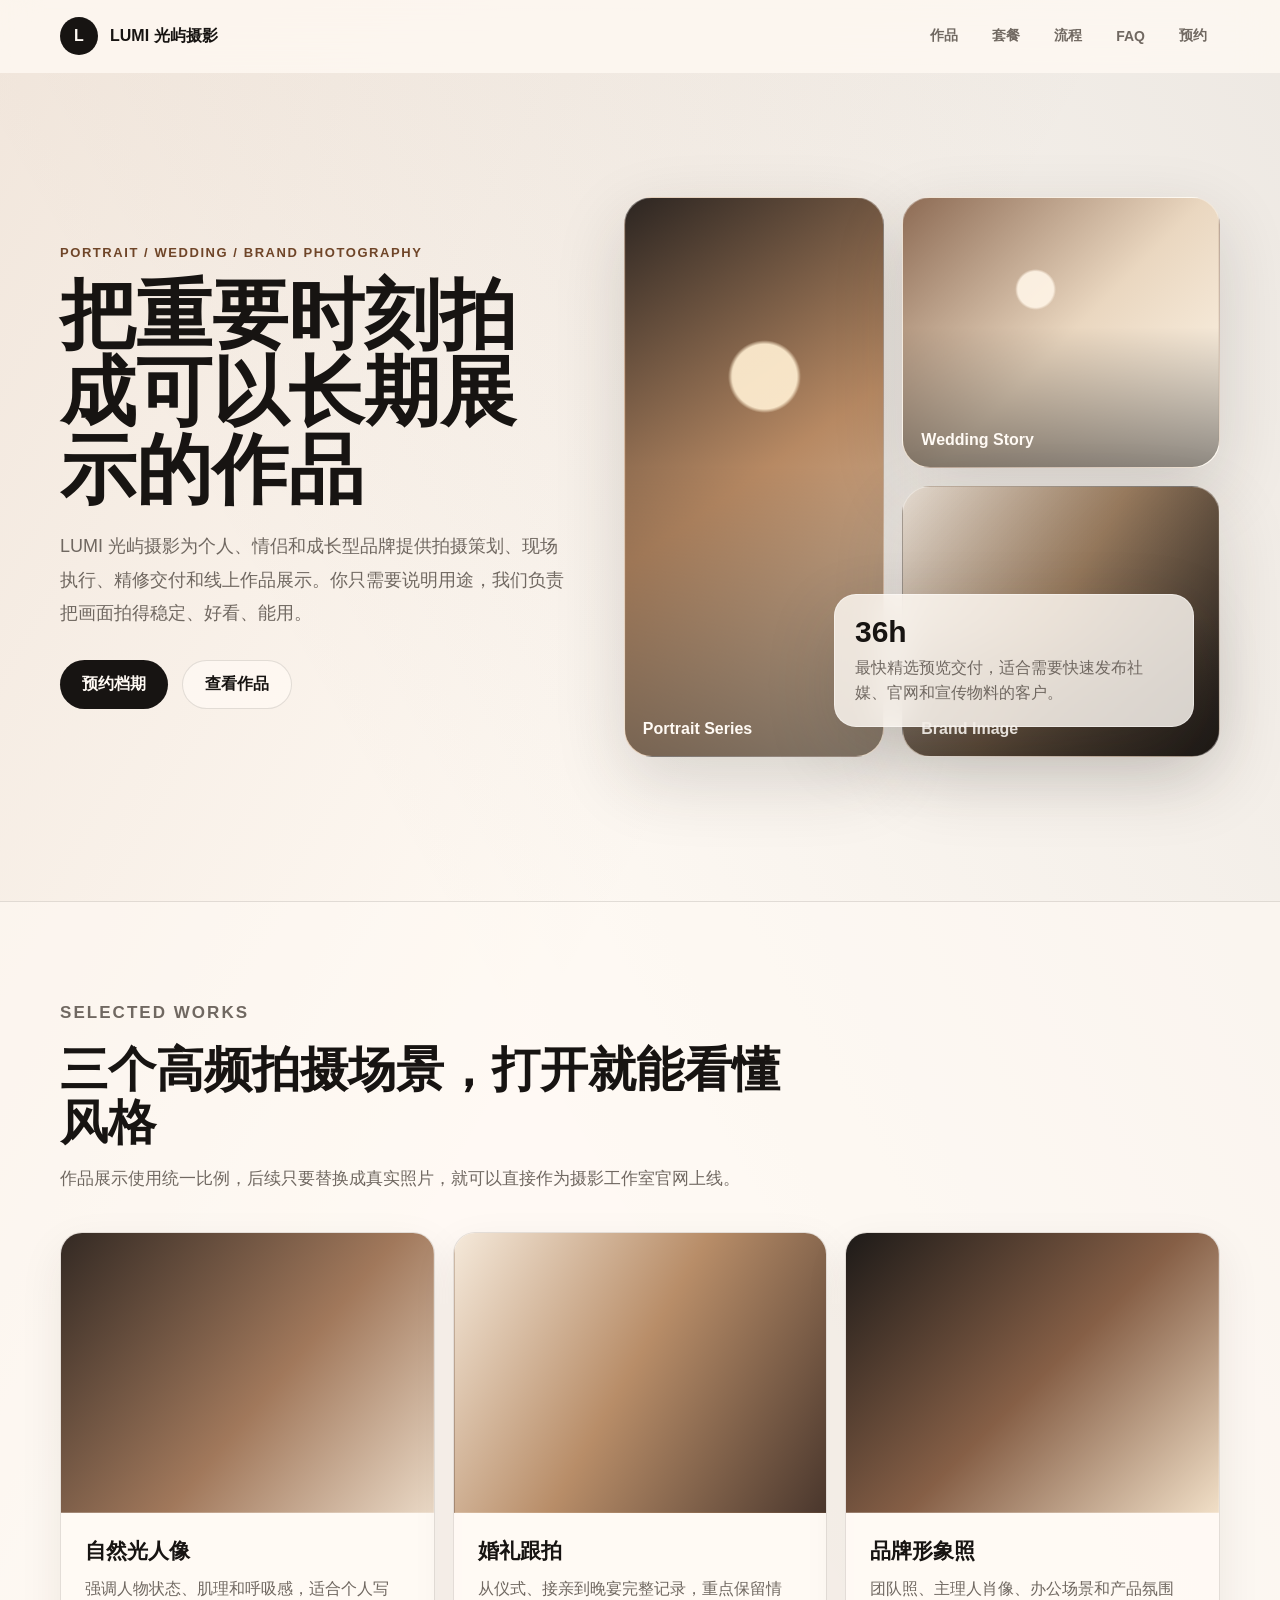
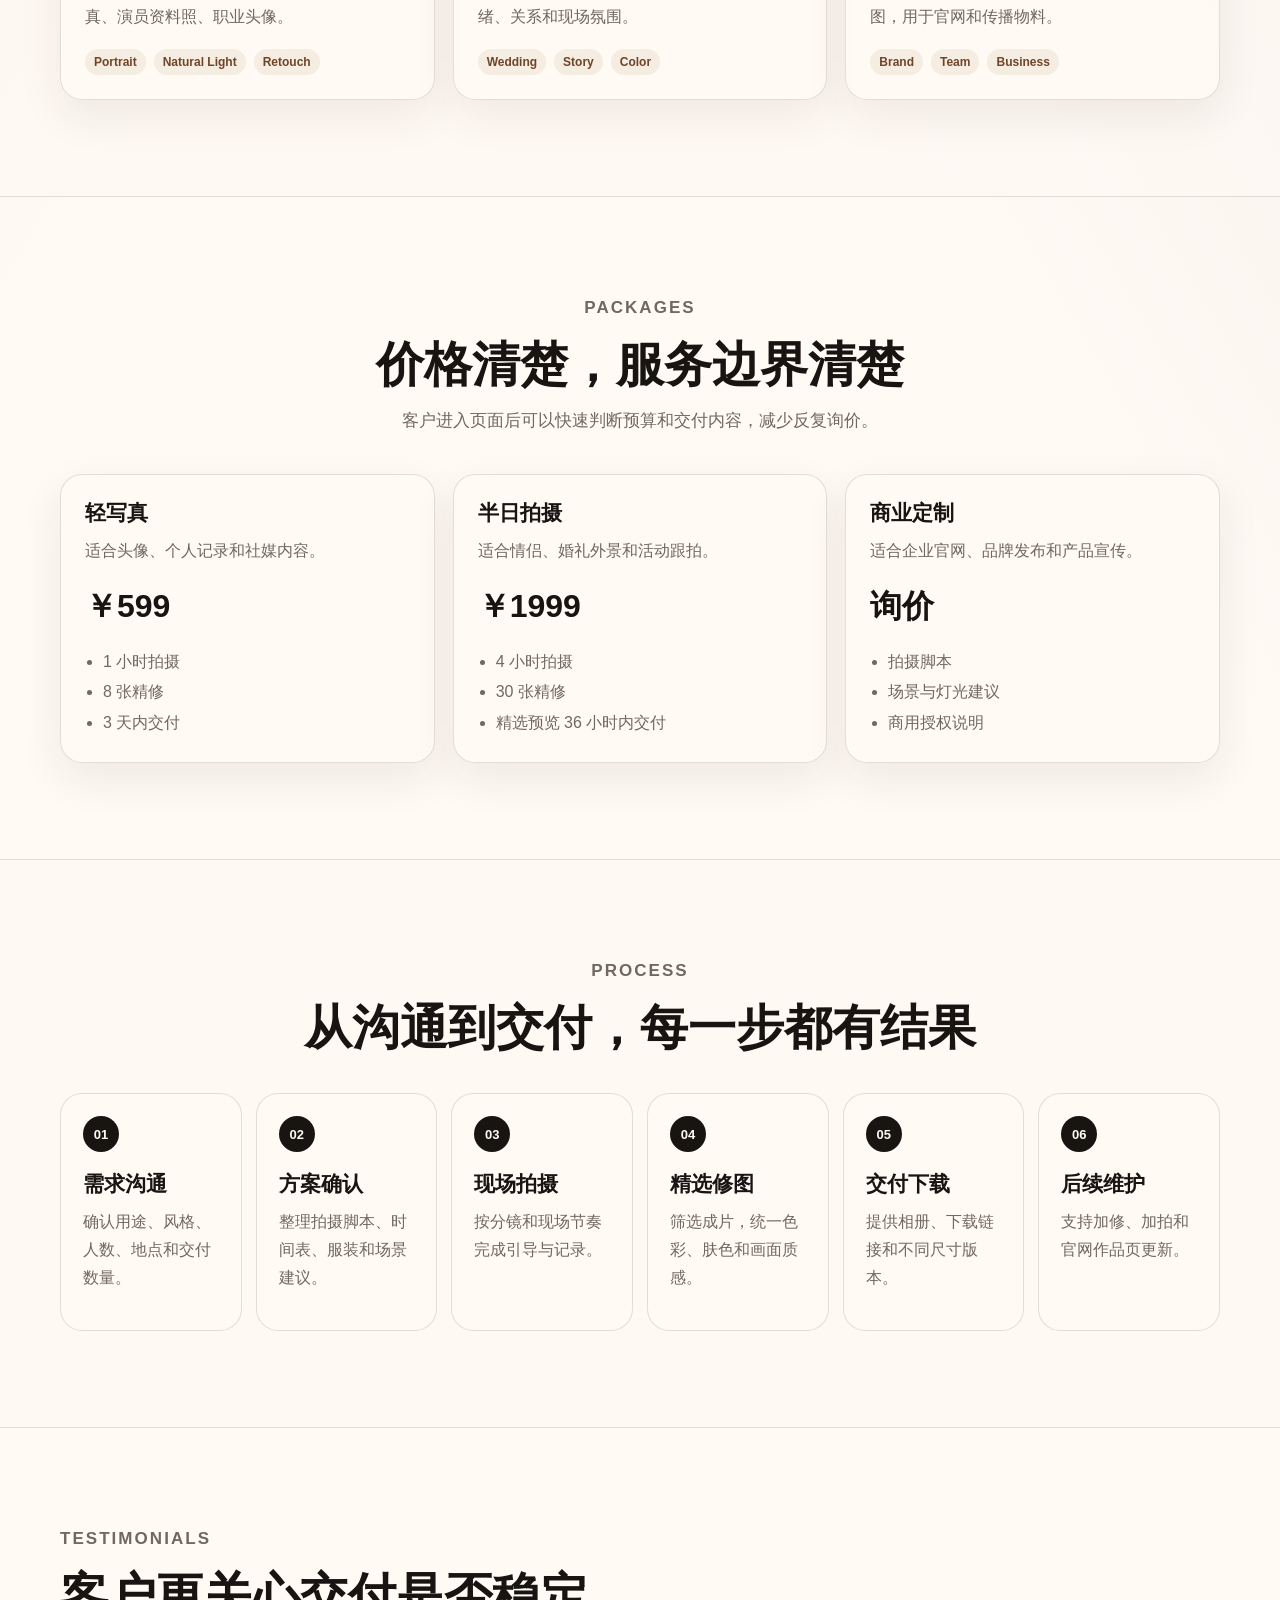
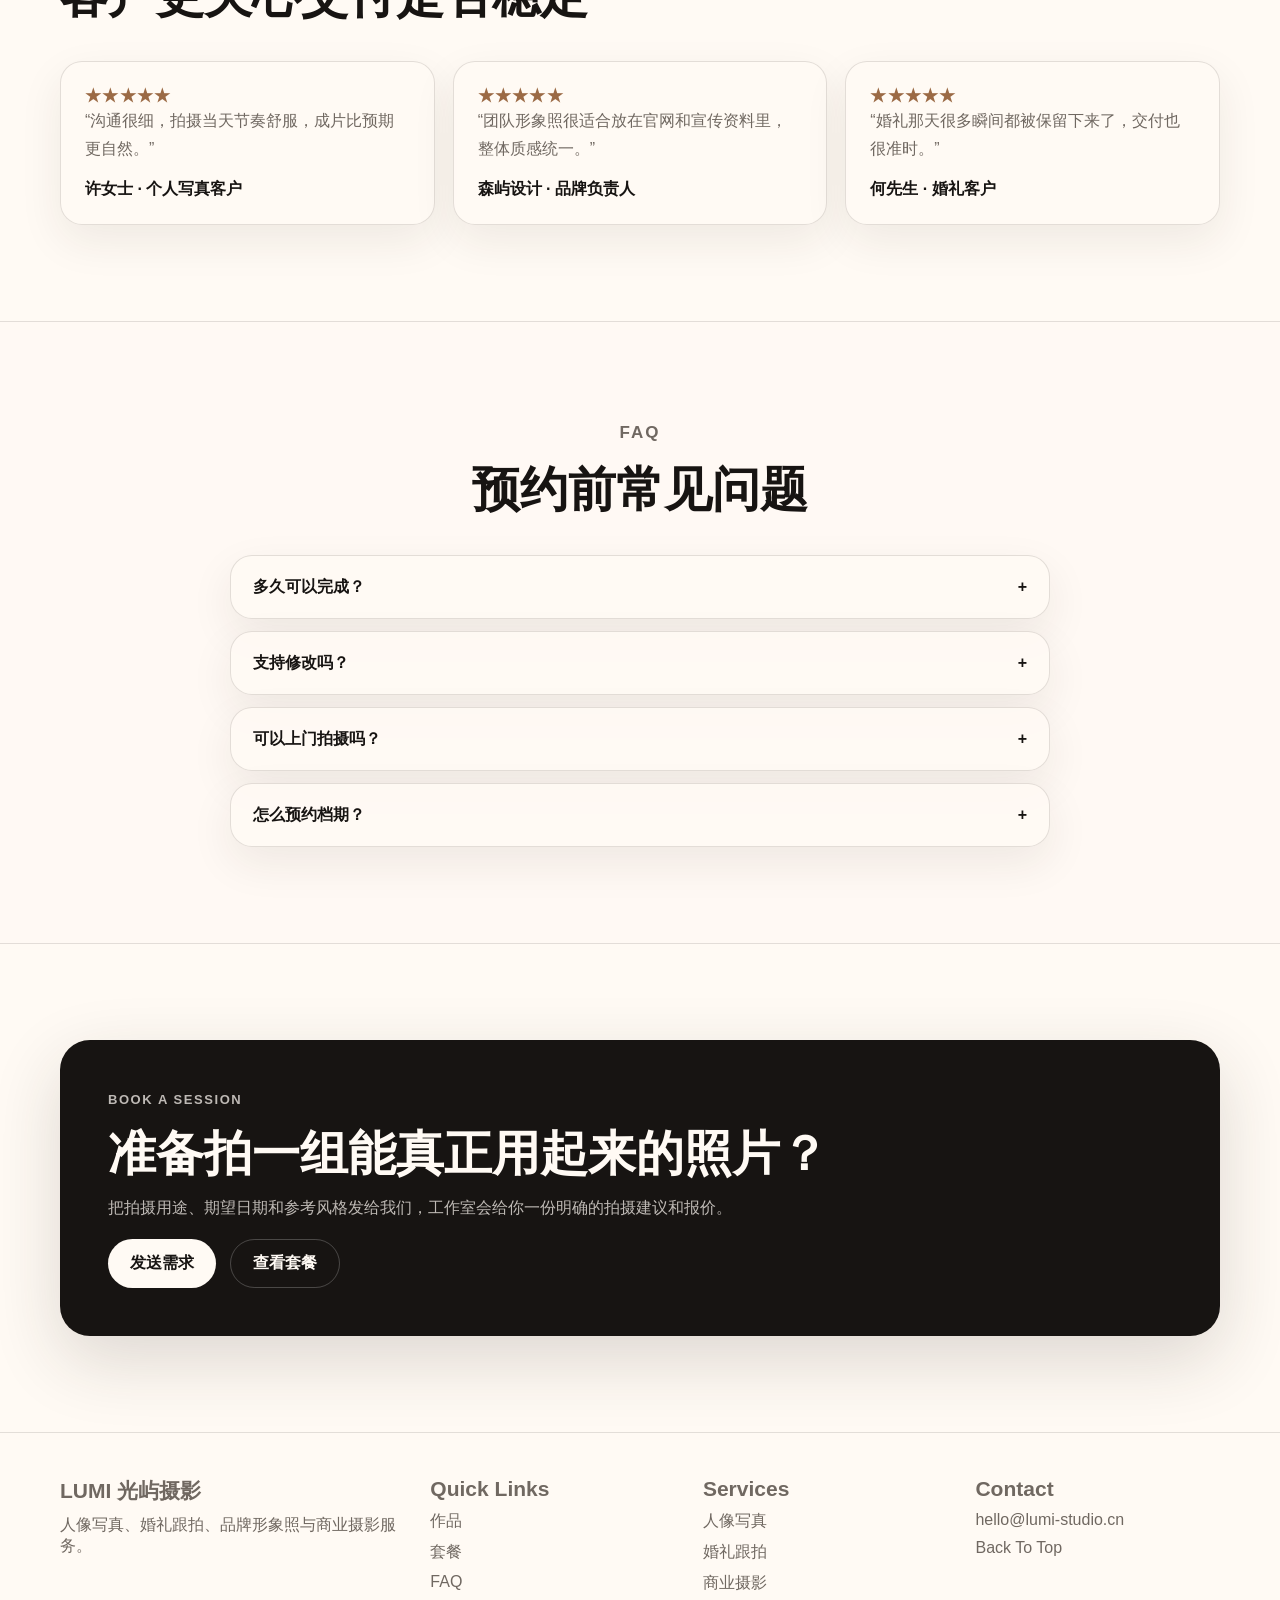
<file: demos/photography-studio.html>
<!DOCTYPE html>
<html lang="zh-CN">
<head>
  <meta charset="UTF-8" />
  <meta name="viewport" content="width=device-width, initial-scale=1.0" />
  <meta name="description" content="LUMI 光屿摄影工作室官网，提供人像写真、婚礼跟拍、品牌形象照和商业摄影服务。" />
  <title>LUMI 光屿摄影工作室</title>
  <style>
    :root {
      color-scheme: light;
      --ink: #171412;
      --muted: #706861;
      --soft: #f6f1eb;
      --paper: #fffaf4;
      --card: rgba(255, 250, 244, 0.88);
      --line: rgba(62, 51, 43, 0.14);
      --accent: #9b6a45;
      --accent-dark: #6f4528;
      --shadow: 0 24px 70px rgba(45, 35, 28, 0.16);
      --radius: 22px;
      --wrap: 1160px;
    }

    * { box-sizing: border-box; }
    html { scroll-behavior: smooth; }
    body {
      margin: 0;
      font-family: -apple-system, BlinkMacSystemFont, "Segoe UI", "PingFang SC", "Microsoft YaHei", sans-serif;
      color: var(--ink);
      background:
        linear-gradient(120deg, rgba(155, 106, 69, 0.14), transparent 28%),
        linear-gradient(240deg, rgba(30, 27, 24, 0.08), transparent 34%),
        var(--paper);
      letter-spacing: 0;
    }

    a { color: inherit; text-decoration: none; }
    img { max-width: 100%; display: block; }
    button { font: inherit; }
    .wrap { width: min(100% - 40px, var(--wrap)); margin: 0 auto; }
    .progress { position: fixed; inset: 0 auto auto 0; z-index: 100; height: 3px; width: 0; background: var(--accent); }

    .header {
      position: sticky;
      top: 0;
      z-index: 50;
      background: rgba(255, 250, 244, 0.76);
      border-bottom: 1px solid transparent;
      backdrop-filter: blur(18px);
      transition: box-shadow 0.2s ease, border-color 0.2s ease;
    }
    .header.scrolled { border-color: var(--line); box-shadow: 0 12px 34px rgba(45, 35, 28, 0.08); }
    .nav { min-height: 72px; display: flex; align-items: center; justify-content: space-between; gap: 24px; }
    .brand { display: inline-flex; align-items: center; gap: 12px; font-weight: 800; }
    .brand-mark { width: 38px; height: 38px; border-radius: 50%; display: grid; place-items: center; background: var(--ink); color: var(--paper); }
    .links { display: flex; align-items: center; gap: 8px; }
    .links a { padding: 10px 13px; border-radius: 999px; color: var(--muted); font-size: 14px; font-weight: 700; }
    .links a:hover { background: rgba(155, 106, 69, 0.1); color: var(--ink); }
    .menu { display: none; width: 42px; height: 42px; border: 1px solid var(--line); border-radius: 12px; background: var(--card); }
    .menu span { display: block; width: 18px; height: 2px; margin: 4px auto; border-radius: 99px; background: var(--ink); }

    .hero { min-height: calc(100vh - 72px); display: grid; grid-template-columns: 0.92fr 1.08fr; gap: 56px; align-items: center; padding: 72px 0 92px; }
    .kicker { margin: 0 0 16px; color: var(--accent-dark); font-size: 13px; font-weight: 800; text-transform: uppercase; letter-spacing: 0.12em; }
    h1, h2, h3, p { margin-top: 0; }
    h1 { margin-bottom: 22px; font-size: clamp(42px, 6vw, 76px); line-height: 1.02; }
    h2 { margin-bottom: 14px; font-size: clamp(30px, 4vw, 48px); line-height: 1.1; }
    h3 { margin-bottom: 10px; font-size: 21px; }
    .lead { max-width: 620px; margin-bottom: 30px; color: var(--muted); font-size: 18px; line-height: 1.85; }
    .actions { display: flex; flex-wrap: wrap; gap: 14px; }
    .btn { min-height: 48px; display: inline-flex; align-items: center; justify-content: center; padding: 13px 22px; border-radius: 999px; background: var(--ink); color: var(--paper); font-weight: 800; transition: transform 0.2s ease, box-shadow 0.2s ease, background 0.2s ease; }
    .btn:hover { transform: translateY(-2px); box-shadow: 0 18px 34px rgba(45, 35, 28, 0.18); }
    .btn.secondary { background: rgba(255, 250, 244, 0.72); color: var(--ink); border: 1px solid var(--line); }

    .photo-board { position: relative; min-height: 560px; display: grid; grid-template-columns: 0.82fr 1fr; gap: 18px; }
    .photo { position: relative; overflow: hidden; border-radius: 28px; border: 1px solid rgba(255,255,255,0.36); box-shadow: var(--shadow); background-size: cover; background-position: center; }
    .photo::after { content: ""; position: absolute; inset: 0; background: linear-gradient(180deg, transparent 48%, rgba(22, 18, 15, 0.48)); }
    .photo span { position: absolute; left: 18px; bottom: 18px; z-index: 1; color: #fffaf4; font-weight: 800; }
    .photo.large { grid-row: span 2; background-image: radial-gradient(circle at 54% 32%, rgba(255, 238, 209, 0.92) 0 8%, transparent 9%), linear-gradient(145deg, #2c2521, #b78963 50%, #e8d2b9); }
    .photo.wedding { background-image: radial-gradient(circle at 42% 34%, rgba(255, 245, 231, 0.9) 0 7%, transparent 8%), linear-gradient(135deg, #8d6b54, #ead7c0 52%, #fff8ec); }
    .photo.branding { background-image: linear-gradient(135deg, rgba(18,16,14,0.06), rgba(18,16,14,0.42)), linear-gradient(120deg, #f1e7dc, #b79370 48%, #2b2521); }
    .booking-card { position: absolute; right: 26px; bottom: 30px; z-index: 2; width: min(82%, 360px); padding: 20px; border: 1px solid rgba(255,255,255,0.42); border-radius: 22px; background: rgba(255, 250, 244, 0.82); backdrop-filter: blur(16px); box-shadow: var(--shadow); }
    .booking-card strong { display: block; font-size: 30px; }
    .booking-card p { margin: 6px 0 0; color: var(--muted); line-height: 1.6; }

    .section { padding: 96px 0; scroll-margin-top: 88px; }
    .section.soft { background: rgba(255, 250, 244, 0.56); border-block: 1px solid var(--line); }
    .section-head { max-width: 720px; margin-bottom: 38px; }
    .section-head.center { margin-inline: auto; text-align: center; }
    .section-head p { color: var(--muted); font-size: 17px; line-height: 1.78; }
    .gallery { display: grid; grid-template-columns: repeat(3, 1fr); gap: 18px; }
    .case, .package, .quote, .faq-item { border: 1px solid var(--line); border-radius: var(--radius); background: var(--card); box-shadow: 0 16px 44px rgba(45, 35, 28, 0.08); overflow: hidden; transition: transform 0.2s ease, box-shadow 0.2s ease, border-color 0.2s ease; }
    .case:hover, .package:hover, .quote:hover { transform: translateY(-4px); border-color: rgba(155, 106, 69, 0.36); box-shadow: var(--shadow); }
    .case-image { aspect-ratio: 4 / 3; background-size: cover; background-position: center; transition: transform 0.35s ease; }
    .case:hover .case-image { transform: scale(1.035); }
    .case:nth-child(1) .case-image { background-image: linear-gradient(130deg, #332923, #a1785b 56%, #ead9c6); }
    .case:nth-child(2) .case-image { background-image: linear-gradient(120deg, #f5e9da, #b88d68 48%, #4a372d); }
    .case:nth-child(3) .case-image { background-image: linear-gradient(135deg, #1d1a18, #865f46 52%, #f1dfc7); }
    .case-body, .package, .quote { padding: 24px; }
    .tags { display: flex; flex-wrap: wrap; gap: 8px; margin-top: 18px; }
    .tags span { padding: 6px 9px; border-radius: 999px; background: rgba(155, 106, 69, 0.1); color: var(--accent-dark); font-size: 12px; font-weight: 800; }
    .packages { display: grid; grid-template-columns: repeat(3, 1fr); gap: 18px; }
    .package strong { display: block; margin-top: 20px; font-size: 32px; }
    .package ul { margin: 18px 0 0; padding-left: 18px; color: var(--muted); line-height: 1.9; }
    .timeline { display: grid; grid-template-columns: repeat(6, 1fr); gap: 14px; margin: 0; padding: 0; list-style: none; }
    .timeline li { min-height: 190px; padding: 22px; border: 1px solid var(--line); border-radius: var(--radius); background: var(--card); }
    .timeline span { display: inline-grid; place-items: center; width: 36px; height: 36px; margin-bottom: 18px; border-radius: 50%; background: var(--ink); color: var(--paper); font-weight: 800; font-size: 13px; }
    .timeline p, .case p, .package p, .quote p { color: var(--muted); line-height: 1.75; }
    .quotes { display: grid; grid-template-columns: repeat(3, 1fr); gap: 18px; }
    .stars { color: var(--accent); font-weight: 900; letter-spacing: 0.08em; }
    .faq-list { display: grid; gap: 12px; max-width: 820px; margin: 0 auto; }
    .faq-question { width: 100%; min-height: 62px; display: flex; align-items: center; justify-content: space-between; gap: 18px; padding: 0 22px; border: 0; background: transparent; color: var(--ink); cursor: pointer; text-align: left; font-weight: 900; }
    .faq-answer { display: none; padding: 0 22px 22px; color: var(--muted); line-height: 1.75; }
    .faq-item.open .faq-answer { display: block; }
    .cta { padding: 48px; border-radius: 30px; background: var(--ink); color: var(--paper); box-shadow: var(--shadow); }
    .cta p { max-width: 720px; color: rgba(255, 250, 244, 0.72); line-height: 1.8; }
    .cta .btn { background: var(--paper); color: var(--ink); }
    .cta .btn.secondary { background: transparent; color: var(--paper); border-color: rgba(255,255,255,0.22); }
    .footer { padding: 44px 0; border-top: 1px solid var(--line); color: var(--muted); }
    .footer-grid { display: grid; grid-template-columns: 1.4fr repeat(3, 1fr); gap: 28px; }
    .footer a { display: block; margin: 10px 0; }

    .reveal { opacity: 0; transform: translateY(18px); transition: opacity 0.55s ease, transform 0.55s ease; }
    .reveal.show { opacity: 1; transform: translateY(0); }
    @media (max-width: 980px) {
      .hero, .gallery, .packages, .quotes { grid-template-columns: 1fr; }
      .photo-board { min-height: 480px; }
      .timeline { grid-template-columns: repeat(2, 1fr); }
    }
    @media (max-width: 720px) {
      .wrap { width: min(100% - 28px, var(--wrap)); }
      .links { position: fixed; inset: 72px 14px auto; display: none; flex-direction: column; align-items: stretch; padding: 12px; border: 1px solid var(--line); border-radius: 18px; background: var(--paper); box-shadow: var(--shadow); }
      .links.open { display: flex; }
      .menu { display: block; }
      .hero { padding-top: 48px; }
      .photo-board { grid-template-columns: 1fr; min-height: auto; }
      .photo { min-height: 260px; }
      .booking-card { position: static; width: 100%; margin-top: 16px; }
      .section { padding: 72px 0; }
      .timeline, .footer-grid { grid-template-columns: 1fr; }
      .cta { padding: 30px; }
      .btn { width: 100%; }
    }
  </style>
</head>
<body>
  <div class="progress" data-progress></div>
  <header class="header" data-header>
    <nav class="nav wrap">
      <a class="brand" href="#top"><span class="brand-mark">L</span> LUMI 光屿摄影</a>
      <button class="menu" type="button" aria-label="打开菜单" aria-expanded="false" data-menu><span></span><span></span><span></span></button>
      <div class="links" data-links>
        <a href="#works">作品</a>
        <a href="#packages">套餐</a>
        <a href="#process">流程</a>
        <a href="#faq">FAQ</a>
        <a href="#contact">预约</a>
      </div>
    </nav>
  </header>

  <main id="top">
    <section class="hero wrap">
      <div class="reveal">
        <p class="kicker">Portrait / Wedding / Brand Photography</p>
        <h1>把重要时刻拍成可以长期展示的作品</h1>
        <p class="lead">LUMI 光屿摄影为个人、情侣和成长型品牌提供拍摄策划、现场执行、精修交付和线上作品展示。你只需要说明用途，我们负责把画面拍得稳定、好看、能用。</p>
        <div class="actions">
          <a class="btn" href="#contact">预约档期</a>
          <a class="btn secondary" href="#works">查看作品</a>
        </div>
      </div>
      <div class="photo-board reveal">
        <div class="photo large"><span>Portrait Series</span></div>
        <div class="photo wedding"><span>Wedding Story</span></div>
        <div class="photo branding"><span>Brand Image</span></div>
        <div class="booking-card">
          <strong>36h</strong>
          <p>最快精选预览交付，适合需要快速发布社媒、官网和宣传物料的客户。</p>
        </div>
      </div>
    </section>

    <section class="section soft" id="works">
      <div class="wrap">
        <div class="section-head">
          <p class="kicker">Selected Works</p>
          <h2>三个高频拍摄场景，打开就能看懂风格</h2>
          <p>作品展示使用统一比例，后续只要替换成真实照片，就可以直接作为摄影工作室官网上线。</p>
        </div>
        <div class="gallery">
          <article class="case reveal"><div class="case-image"></div><div class="case-body"><h3>自然光人像</h3><p>强调人物状态、肌理和呼吸感，适合个人写真、演员资料照、职业头像。</p><div class="tags"><span>Portrait</span><span>Natural Light</span><span>Retouch</span></div></div></article>
          <article class="case reveal"><div class="case-image"></div><div class="case-body"><h3>婚礼跟拍</h3><p>从仪式、接亲到晚宴完整记录，重点保留情绪、关系和现场氛围。</p><div class="tags"><span>Wedding</span><span>Story</span><span>Color</span></div></div></article>
          <article class="case reveal"><div class="case-image"></div><div class="case-body"><h3>品牌形象照</h3><p>团队照、主理人肖像、办公场景和产品氛围图，用于官网和传播物料。</p><div class="tags"><span>Brand</span><span>Team</span><span>Business</span></div></div></article>
        </div>
      </div>
    </section>

    <section class="section" id="packages">
      <div class="wrap">
        <div class="section-head center">
          <p class="kicker">Packages</p>
          <h2>价格清楚，服务边界清楚</h2>
          <p>客户进入页面后可以快速判断预算和交付内容，减少反复询价。</p>
        </div>
        <div class="packages">
          <article class="package reveal"><h3>轻写真</h3><p>适合头像、个人记录和社媒内容。</p><strong>￥599</strong><ul><li>1 小时拍摄</li><li>8 张精修</li><li>3 天内交付</li></ul></article>
          <article class="package reveal"><h3>半日拍摄</h3><p>适合情侣、婚礼外景和活动跟拍。</p><strong>￥1999</strong><ul><li>4 小时拍摄</li><li>30 张精修</li><li>精选预览 36 小时内交付</li></ul></article>
          <article class="package reveal"><h3>商业定制</h3><p>适合企业官网、品牌发布和产品宣传。</p><strong>询价</strong><ul><li>拍摄脚本</li><li>场景与灯光建议</li><li>商用授权说明</li></ul></article>
        </div>
      </div>
    </section>

    <section class="section soft" id="process">
      <div class="wrap">
        <div class="section-head center">
          <p class="kicker">Process</p>
          <h2>从沟通到交付，每一步都有结果</h2>
        </div>
        <ol class="timeline">
          <li class="reveal"><span>01</span><h3>需求沟通</h3><p>确认用途、风格、人数、地点和交付数量。</p></li>
          <li class="reveal"><span>02</span><h3>方案确认</h3><p>整理拍摄脚本、时间表、服装和场景建议。</p></li>
          <li class="reveal"><span>03</span><h3>现场拍摄</h3><p>按分镜和现场节奏完成引导与记录。</p></li>
          <li class="reveal"><span>04</span><h3>精选修图</h3><p>筛选成片，统一色彩、肤色和画面质感。</p></li>
          <li class="reveal"><span>05</span><h3>交付下载</h3><p>提供相册、下载链接和不同尺寸版本。</p></li>
          <li class="reveal"><span>06</span><h3>后续维护</h3><p>支持加修、加拍和官网作品页更新。</p></li>
        </ol>
      </div>
    </section>

    <section class="section">
      <div class="wrap">
        <div class="section-head">
          <p class="kicker">Testimonials</p>
          <h2>客户更关心交付是否稳定</h2>
        </div>
        <div class="quotes">
          <article class="quote reveal"><div class="stars">★★★★★</div><p>“沟通很细，拍摄当天节奏舒服，成片比预期更自然。”</p><strong>许女士 · 个人写真客户</strong></article>
          <article class="quote reveal"><div class="stars">★★★★★</div><p>“团队形象照很适合放在官网和宣传资料里，整体质感统一。”</p><strong>森屿设计 · 品牌负责人</strong></article>
          <article class="quote reveal"><div class="stars">★★★★★</div><p>“婚礼那天很多瞬间都被保留下来了，交付也很准时。”</p><strong>何先生 · 婚礼客户</strong></article>
        </div>
      </div>
    </section>

    <section class="section soft" id="faq">
      <div class="wrap">
        <div class="section-head center">
          <p class="kicker">FAQ</p>
          <h2>预约前常见问题</h2>
        </div>
        <div class="faq-list">
          <div class="faq-item reveal"><button class="faq-question" type="button">多久可以完成？<span>+</span></button><div class="faq-answer"><p>轻写真通常 3 天内完成，半日拍摄提供 36 小时精选预览，商业项目按拍摄量确认周期。</p></div></div>
          <div class="faq-item reveal"><button class="faq-question" type="button">支持修改吗？<span>+</span></button><div class="faq-answer"><p>支持基础调色和精修范围内的细节调整，交付前会统一确认最终风格。</p></div></div>
          <div class="faq-item reveal"><button class="faq-question" type="button">可以上门拍摄吗？<span>+</span></button><div class="faq-answer"><p>可以。企业形象照、活动跟拍和商业摄影均支持上门，需要提前确认场地和光线条件。</p></div></div>
          <div class="faq-item reveal"><button class="faq-question" type="button">怎么预约档期？<span>+</span></button><div class="faq-answer"><p>发送拍摄日期、人数、用途和参考风格，我们会在当天回复可选时间和报价。</p></div></div>
        </div>
      </div>
    </section>

    <section class="section" id="contact">
      <div class="wrap">
        <div class="cta reveal">
          <p class="kicker">Book A Session</p>
          <h2>准备拍一组能真正用起来的照片？</h2>
          <p>把拍摄用途、期望日期和参考风格发给我们，工作室会给你一份明确的拍摄建议和报价。</p>
          <div class="actions"><a class="btn" href="mailto:hello@lumi-studio.cn">发送需求</a><a class="btn secondary" href="#packages">查看套餐</a></div>
        </div>
      </div>
    </section>
  </main>

  <footer class="footer">
    <div class="wrap footer-grid">
      <div><h3>LUMI 光屿摄影</h3><p>人像写真、婚礼跟拍、品牌形象照与商业摄影服务。</p></div>
      <div><h3>Quick Links</h3><a href="#works">作品</a><a href="#packages">套餐</a><a href="#faq">FAQ</a></div>
      <div><h3>Services</h3><a href="#packages">人像写真</a><a href="#packages">婚礼跟拍</a><a href="#packages">商业摄影</a></div>
      <div><h3>Contact</h3><a href="mailto:hello@lumi-studio.cn">hello@lumi-studio.cn</a><a href="#top">Back To Top</a></div>
    </div>
  </footer>

  <script>
    const header = document.querySelector("[data-header]");
    const progress = document.querySelector("[data-progress]");
    const menu = document.querySelector("[data-menu]");
    const links = document.querySelector("[data-links]");
    function onScroll() {
      const max = document.documentElement.scrollHeight - innerHeight;
      header.classList.toggle("scrolled", scrollY > 8);
      progress.style.width = max > 0 ? `${(scrollY / max) * 100}%` : "0";
    }
    menu.addEventListener("click", () => {
      const open = links.classList.toggle("open");
      menu.setAttribute("aria-expanded", String(open));
    });
    links.addEventListener("click", (event) => {
      if (event.target.matches("a")) links.classList.remove("open");
    });
    document.querySelectorAll(".faq-question").forEach((button) => {
      button.addEventListener("click", () => button.closest(".faq-item").classList.toggle("open"));
    });
    const observer = new IntersectionObserver((entries) => {
      entries.forEach((entry) => {
        if (entry.isIntersecting) {
          entry.target.classList.add("show");
          observer.unobserve(entry.target);
        }
      });
    }, { threshold: 0.12 });
    document.querySelectorAll(".reveal").forEach((item) => observer.observe(item));
    addEventListener("scroll", onScroll, { passive: true });
    onScroll();
  </script>
</body>
</html>
</file>
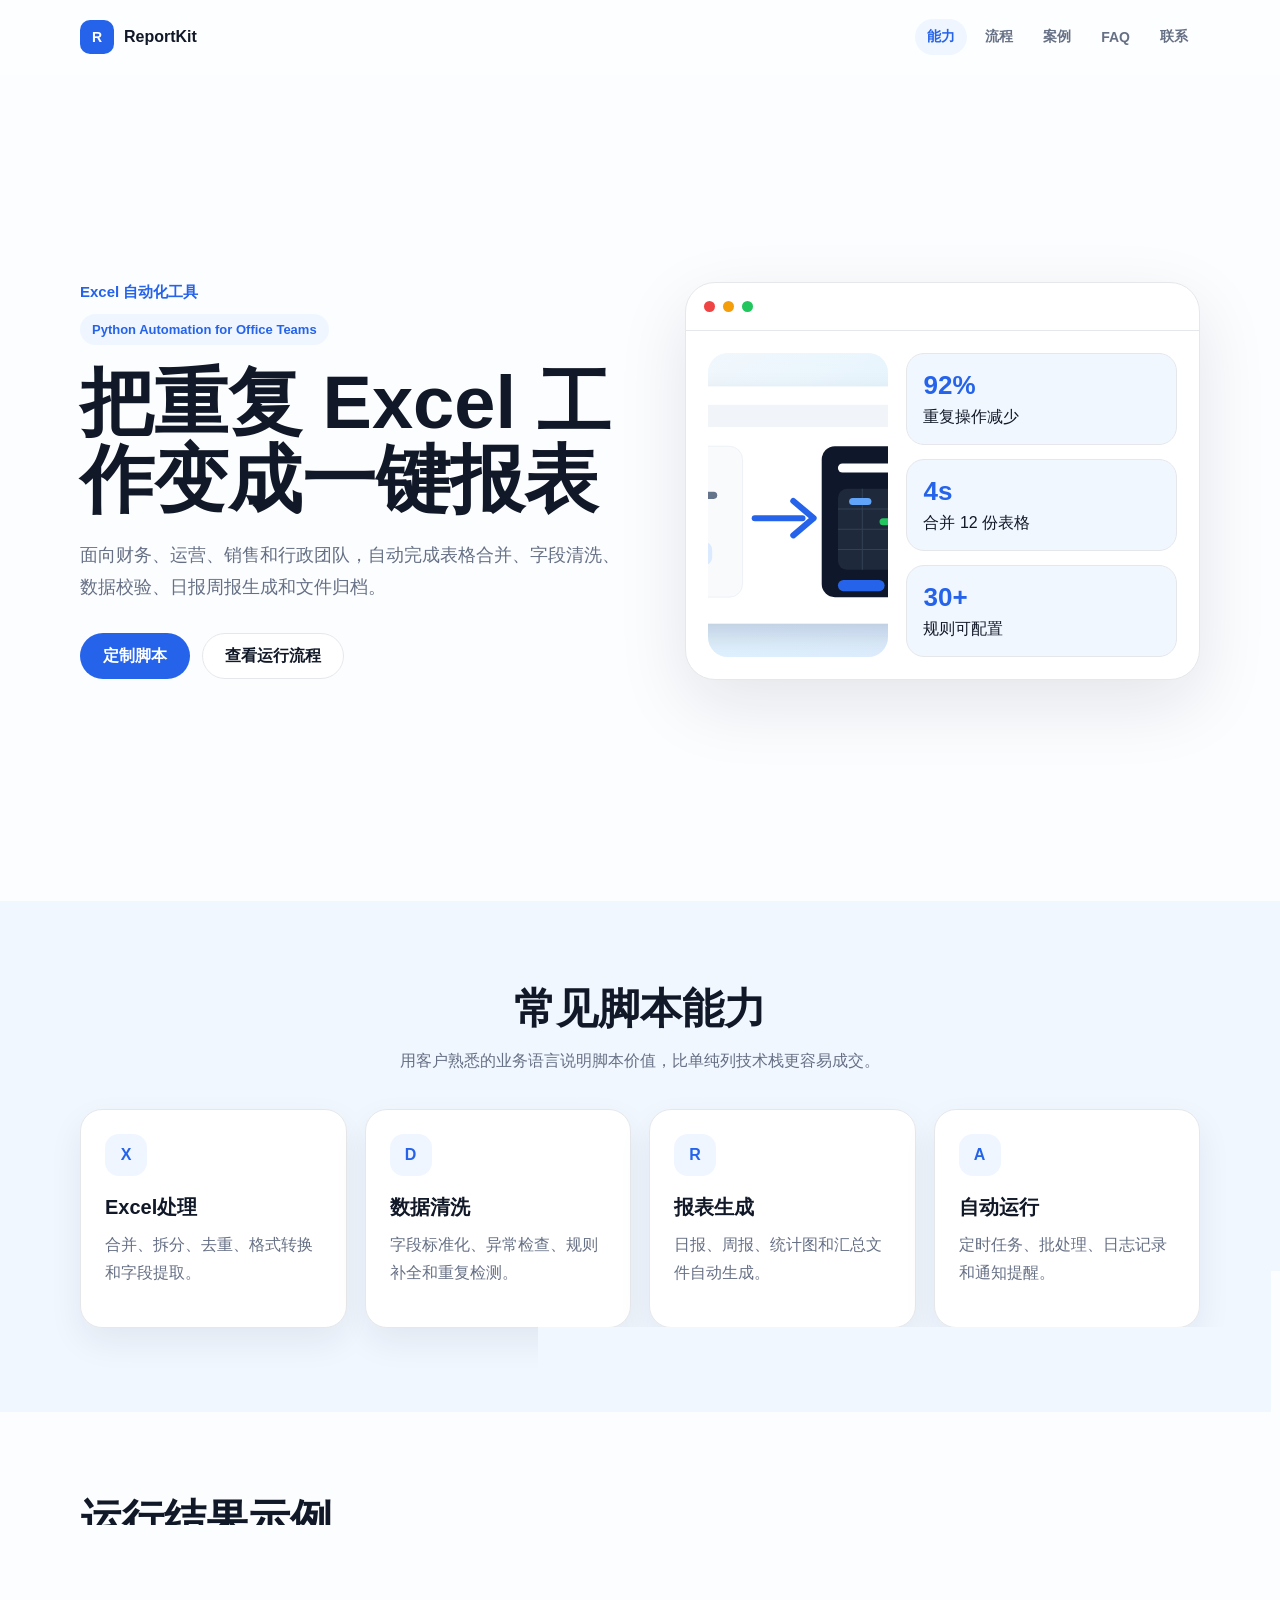
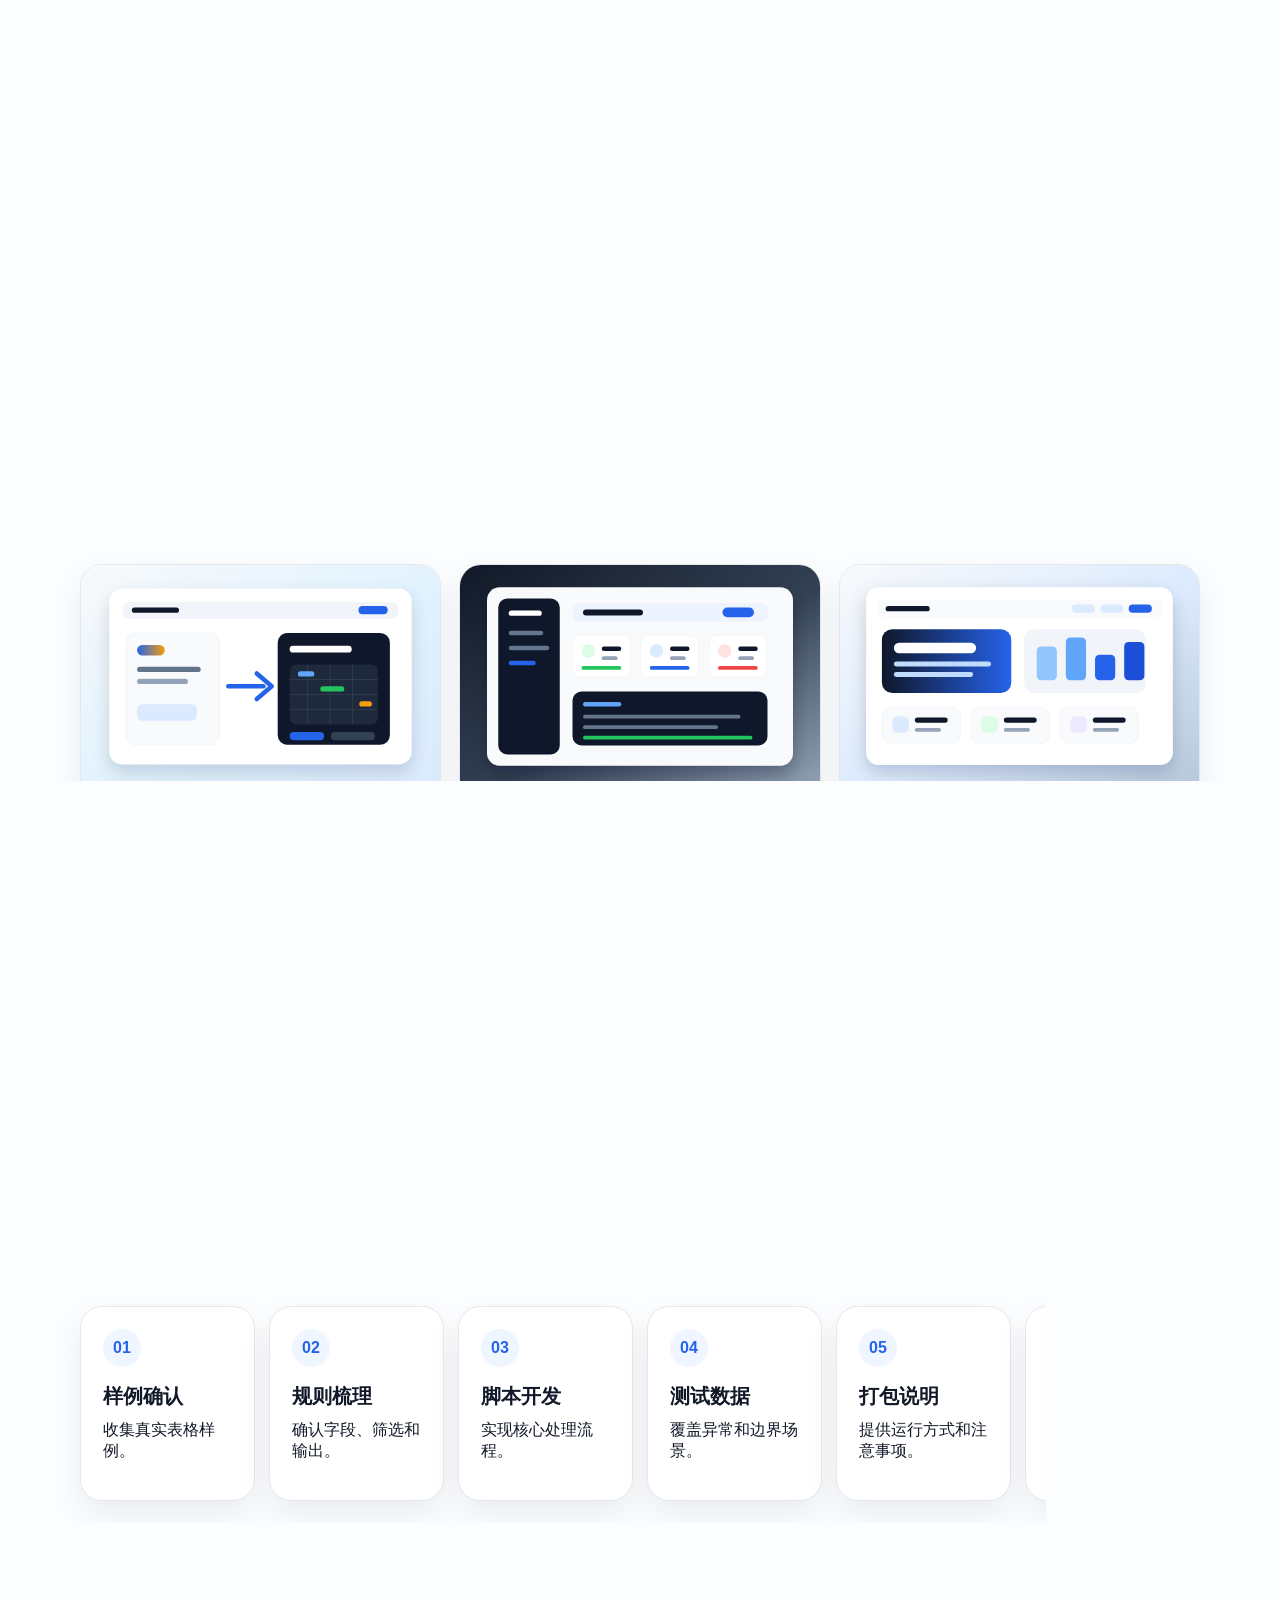
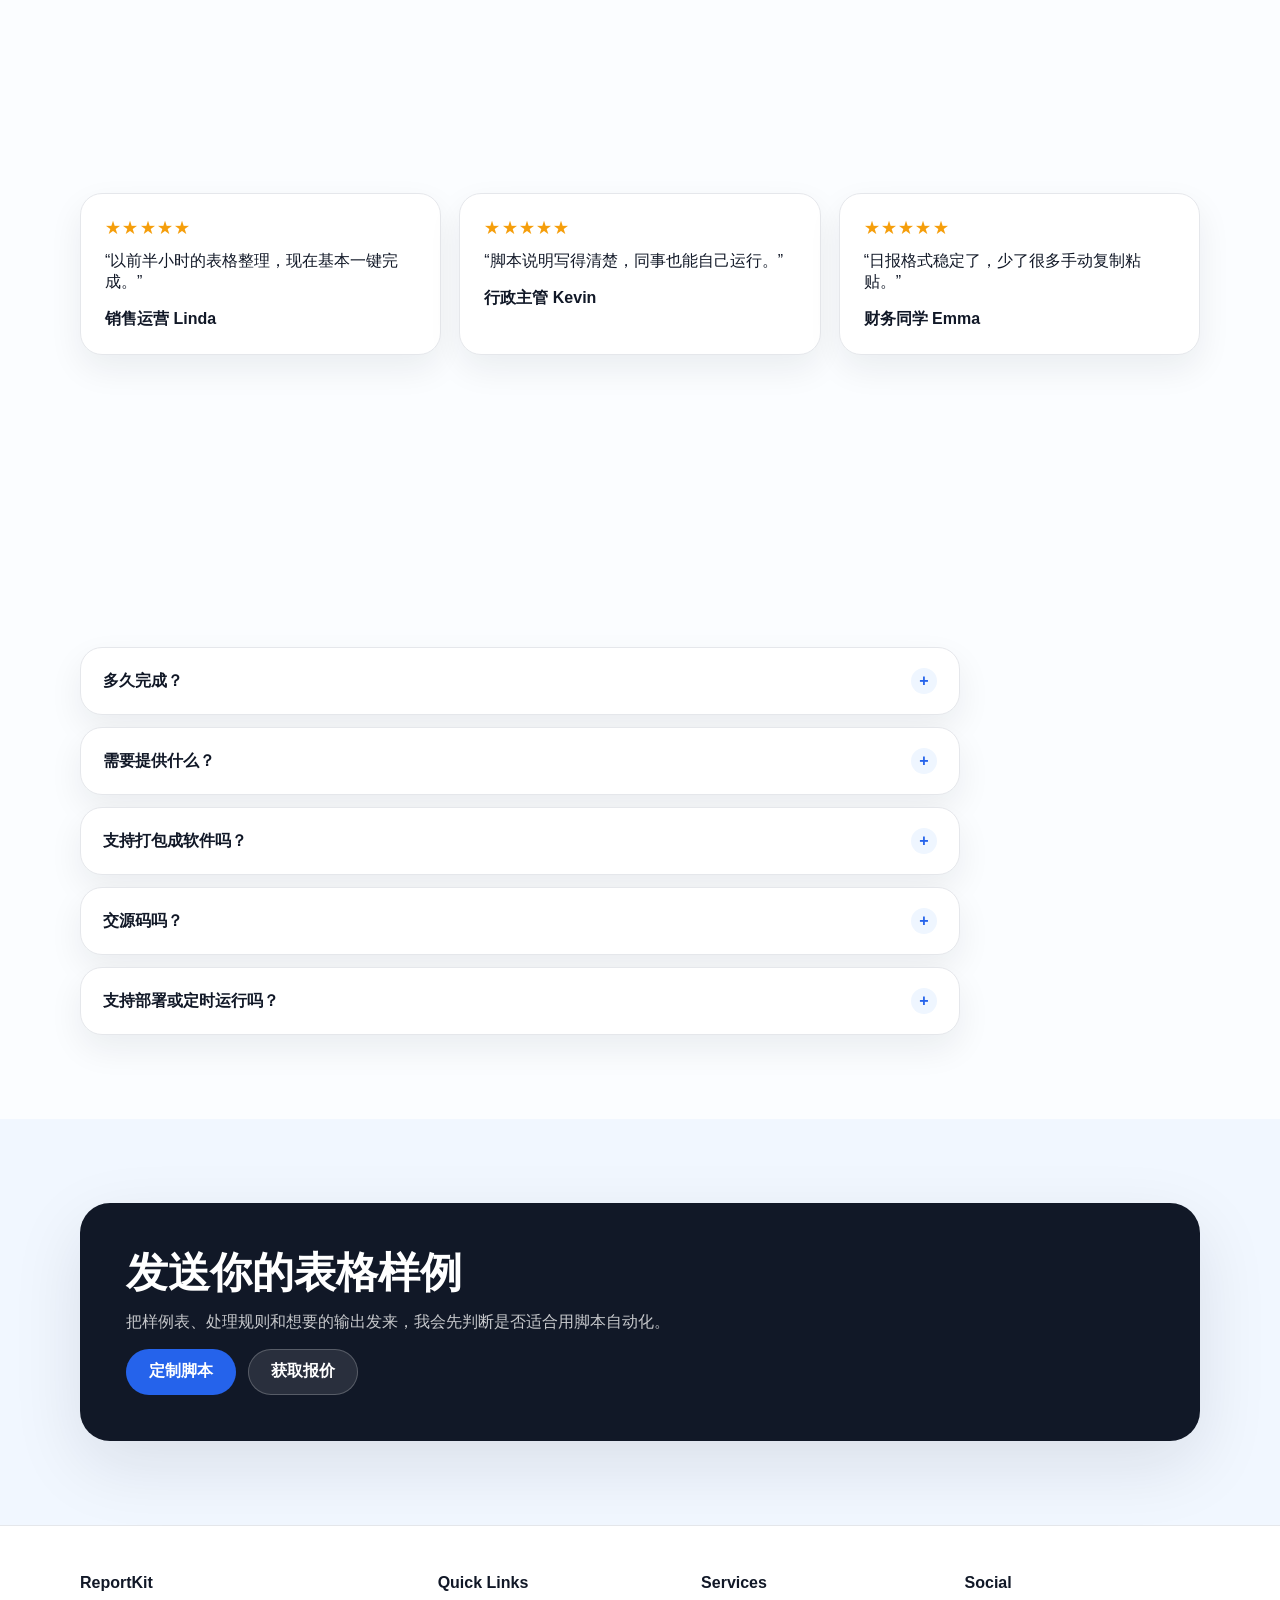
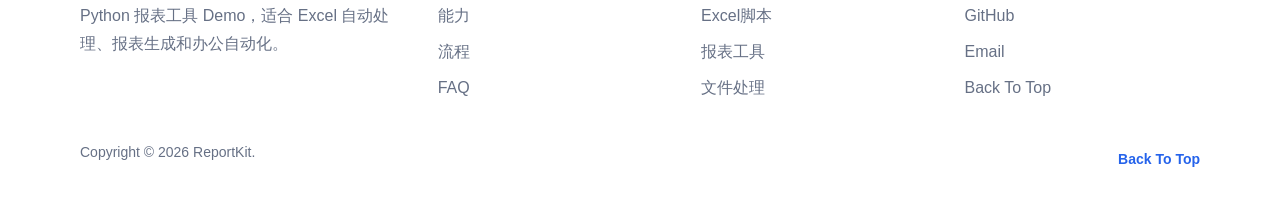
<file: demos/python-report-tool.html>
<!DOCTYPE html>
<html lang="zh-CN">
<head>
  <meta charset="UTF-8" />
  <meta name="viewport" content="width=device-width, initial-scale=1.0" />
  <meta name="description" content="Python报表工具 Demo，展示 Excel 自动处理、数据清洗和报表生成服务。" />
  <title>Python报表工具 Demo</title>
  <link rel="stylesheet" href="../styles/demo-pages.css" />
</head>
<body class="theme-report">
  <div class="progress-bar" data-progress></div>
  <header class="site-header" data-header>
    <nav class="nav wrap">
      <a class="brand" href="../index.html"><span class="brand-mark">R</span> ReportKit</a>
      <button class="nav-toggle" type="button" aria-expanded="false" aria-controls="reportNav" data-nav-toggle>
        <span></span><span></span><span></span>
      </button>
      <div class="nav-links" id="reportNav" data-nav-links>
        <a href="#features">能力</a>
        <a href="#workflow">流程</a>
        <a href="#cases">案例</a>
        <a href="#faq">FAQ</a>
        <a href="#contact">联系</a>
      </div>
    </nav>
  </header>

  <main>
    <section class="hero wrap">
      <div class="hero-copy">
        <p class="kicker">Excel 自动化工具</p>
        <span class="eyebrow">Python Automation for Office Teams</span>
        <h1>把重复 Excel 工作变成一键报表</h1>
        <p class="lead">面向财务、运营、销售和行政团队，自动完成表格合并、字段清洗、数据校验、日报周报生成和文件归档。</p>
        <div class="actions">
          <a class="btn" href="#contact">定制脚本</a>
          <a class="btn secondary" href="#workflow">查看运行流程</a>
        </div>
      </div>

      <div class="browser-mock">
        <div class="browser-bar"><span></span><span></span><span></span></div>
        <div class="browser-content">
          <img src="../assets/demo-report.svg" alt="Python报表工具界面预览" loading="eager" />
          <div class="mock-panel">
            <div class="mock-card"><strong data-count="92" data-suffix="%">0%</strong>重复操作减少</div>
            <div class="mock-card"><strong data-count="4" data-suffix="s">0s</strong>合并 12 份表格</div>
            <div class="mock-card"><strong data-count="30" data-suffix="+">0+</strong>规则可配置</div>
          </div>
        </div>
      </div>
    </section>

    <section class="section section-soft" id="features">
      <div class="wrap">
        <div class="section-head center">
          <h2>常见脚本能力</h2>
          <p>用客户熟悉的业务语言说明脚本价值，比单纯列技术栈更容易成交。</p>
        </div>
        <div class="grid four">
          <article class="card reveal"><div class="icon">X</div><h3>Excel处理</h3><p>合并、拆分、去重、格式转换和字段提取。</p></article>
          <article class="card reveal delay-1"><div class="icon">D</div><h3>数据清洗</h3><p>字段标准化、异常检查、规则补全和重复检测。</p></article>
          <article class="card reveal delay-2"><div class="icon">R</div><h3>报表生成</h3><p>日报、周报、统计图和汇总文件自动生成。</p></article>
          <article class="card reveal delay-3"><div class="icon">A</div><h3>自动运行</h3><p>定时任务、批处理、日志记录和通知提醒。</p></article>
        </div>
      </div>
    </section>

    <section class="section" id="workflow">
      <div class="wrap">
        <div class="section-head">
          <h2>运行结果示例</h2>
          <p>让客户看到脚本处理前后带来的效率变化。</p>
        </div>
        <div class="workflow-panel reveal">
          <div class="workflow-row"><div>任务</div><div>耗时</div><div>状态</div><div>输出</div></div>
          <div class="workflow-row"><div>合并12份销售表</div><div>4秒</div><div>完成</div><div>xlsx</div></div>
          <div class="workflow-row"><div>清洗重复客户</div><div>2秒</div><div>完成</div><div>csv</div></div>
          <div class="workflow-row"><div>生成经营周报</div><div>6秒</div><div>完成</div><div>pdf</div></div>
          <div class="workflow-row"><div>归档并发送通知</div><div>1秒</div><div>完成</div><div>email</div></div>
        </div>
      </div>
    </section>

    <section class="section section-soft" id="cases">
      <div class="wrap">
        <div class="section-head">
          <h2>案例类型</h2>
          <p>不同办公场景可以使用同一套脚本思路。</p>
        </div>
        <div class="grid">
          <article class="project-card reveal">
            <div class="project-image"><img src="../assets/demo-report.svg" alt="销售报表案例" loading="lazy" /></div>
            <div class="project-body"><h3>销售日报生成</h3><p>按门店、人员和日期自动汇总数据。</p><div class="tags"><span>Python</span><span>Pandas</span><span>Excel</span></div><div class="project-actions"><a href="#contact">Live Demo</a><a href="../index.html">GitHub</a><a href="#workflow">查看详情</a></div></div>
          </article>
          <article class="project-card reveal delay-1">
            <div class="project-image"><img src="../assets/demo-automation.svg" alt="文件归档案例" loading="lazy" /></div>
            <div class="project-body"><h3>文件批量归档</h3><p>按日期、客户和类型自动创建目录并重命名。</p><div class="tags"><span>Batch</span><span>Windows</span><span>CLI</span></div><div class="project-actions"><a href="#contact">Live Demo</a><a href="../index.html">GitHub</a><a href="#workflow">查看详情</a></div></div>
          </article>
          <article class="project-card reveal delay-2">
            <div class="project-image"><img src="../assets/demo-company.svg" alt="经营看板案例" loading="lazy" /></div>
            <div class="project-body"><h3>经营数据看板</h3><p>将表格数据转成汇总视图，方便老板快速查看。</p><div class="tags"><span>Report</span><span>Chart</span><span>CSV</span></div><div class="project-actions"><a href="#contact">Live Demo</a><a href="../index.html">GitHub</a><a href="#workflow">查看详情</a></div></div>
          </article>
        </div>
      </div>
    </section>

    <section class="section" id="process">
      <div class="wrap">
        <div class="section-head center"><h2>Development Process</h2><p>脚本项目先跑通规则，再做交付和说明。</p></div>
        <ol class="timeline">
          <li class="reveal"><span>01</span><h3>样例确认</h3><p>收集真实表格样例。</p></li>
          <li class="reveal delay-1"><span>02</span><h3>规则梳理</h3><p>确认字段、筛选和输出。</p></li>
          <li class="reveal delay-2"><span>03</span><h3>脚本开发</h3><p>实现核心处理流程。</p></li>
          <li class="reveal"><span>04</span><h3>测试数据</h3><p>覆盖异常和边界场景。</p></li>
          <li class="reveal delay-1"><span>05</span><h3>打包说明</h3><p>提供运行方式和注意事项。</p></li>
          <li class="reveal delay-2"><span>06</span><h3>交付维护</h3><p>支持规则小幅调整。</p></li>
        </ol>
      </div>
    </section>

    <section class="section section-soft">
      <div class="wrap">
        <div class="section-head">
          <h2>客户评价</h2>
          <p>效率工具需要用结果证明价值。</p>
        </div>
        <div class="grid">
          <article class="testimonial reveal"><div class="stars">★★★★★</div><p>“以前半小时的表格整理，现在基本一键完成。”</p><strong>销售运营 Linda</strong></article>
          <article class="testimonial reveal delay-1"><div class="stars">★★★★★</div><p>“脚本说明写得清楚，同事也能自己运行。”</p><strong>行政主管 Kevin</strong></article>
          <article class="testimonial reveal delay-2"><div class="stars">★★★★★</div><p>“日报格式稳定了，少了很多手动复制粘贴。”</p><strong>财务同学 Emma</strong></article>
        </div>
      </div>
    </section>

    <section class="section" id="faq">
      <div class="wrap">
        <div class="section-head"><h2>FAQ</h2><p>脚本类项目客户通常最关心这些问题。</p></div>
        <div class="faq-list">
          <div class="faq-item reveal" data-faq><button class="faq-question" type="button" aria-expanded="false">多久完成？<span>+</span></button><div class="faq-answer"><p>简单 Excel 脚本通常 1-3 天可以完成，复杂流程按规则数量评估。</p></div></div>
          <div class="faq-item reveal delay-1" data-faq><button class="faq-question" type="button" aria-expanded="false">需要提供什么？<span>+</span></button><div class="faq-answer"><p>需要提供样例文件、处理规则、期望输出格式和异常情况说明。</p></div></div>
          <div class="faq-item reveal delay-2" data-faq><button class="faq-question" type="button" aria-expanded="false">支持打包成软件吗？<span>+</span></button><div class="faq-answer"><p>可以按需求打包成命令行工具或简单桌面工具。</p></div></div>
          <div class="faq-item reveal" data-faq><button class="faq-question" type="button" aria-expanded="false">交源码吗？<span>+</span></button><div class="faq-answer"><p>可交付源码、使用说明和示例文件，方便后续维护。</p></div></div>
          <div class="faq-item reveal delay-1" data-faq><button class="faq-question" type="button" aria-expanded="false">支持部署或定时运行吗？<span>+</span></button><div class="faq-answer"><p>支持 Windows 定时任务、服务器定时任务或手动一键运行。</p></div></div>
        </div>
      </div>
    </section>

    <section class="section section-soft" id="contact">
      <div class="wrap">
        <div class="cta reveal">
          <h2>发送你的表格样例</h2>
          <p>把样例表、处理规则和想要的输出发来，我会先判断是否适合用脚本自动化。</p>
          <div class="actions"><a class="btn" href="mailto:ops@reportkit.demo">定制脚本</a><a class="btn secondary" href="#workflow">获取报价</a></div>
        </div>
      </div>
    </section>
  </main>

  <footer class="site-footer">
    <div class="wrap footer-grid">
      <div><h3>ReportKit</h3><p>Python 报表工具 Demo，适合 Excel 自动处理、报表生成和办公自动化。</p></div>
      <div><h3>Quick Links</h3><a href="#features">能力</a><a href="#workflow">流程</a><a href="#faq">FAQ</a></div>
      <div><h3>Services</h3><a href="#">Excel脚本</a><a href="#">报表工具</a><a href="#">文件处理</a></div>
      <div><h3>Social</h3><a href="https://github.com/">GitHub</a><a href="mailto:ops@reportkit.demo">Email</a><a href="#reportNav">Back To Top</a></div>
    </div>
    <div class="wrap footer-bottom"><p>Copyright © 2026 ReportKit.</p><a class="back-top" href="#reportNav">Back To Top</a></div>
  </footer>

  <script src="../scripts/demo-pages.js"></script>
</body>
</html>
</file>
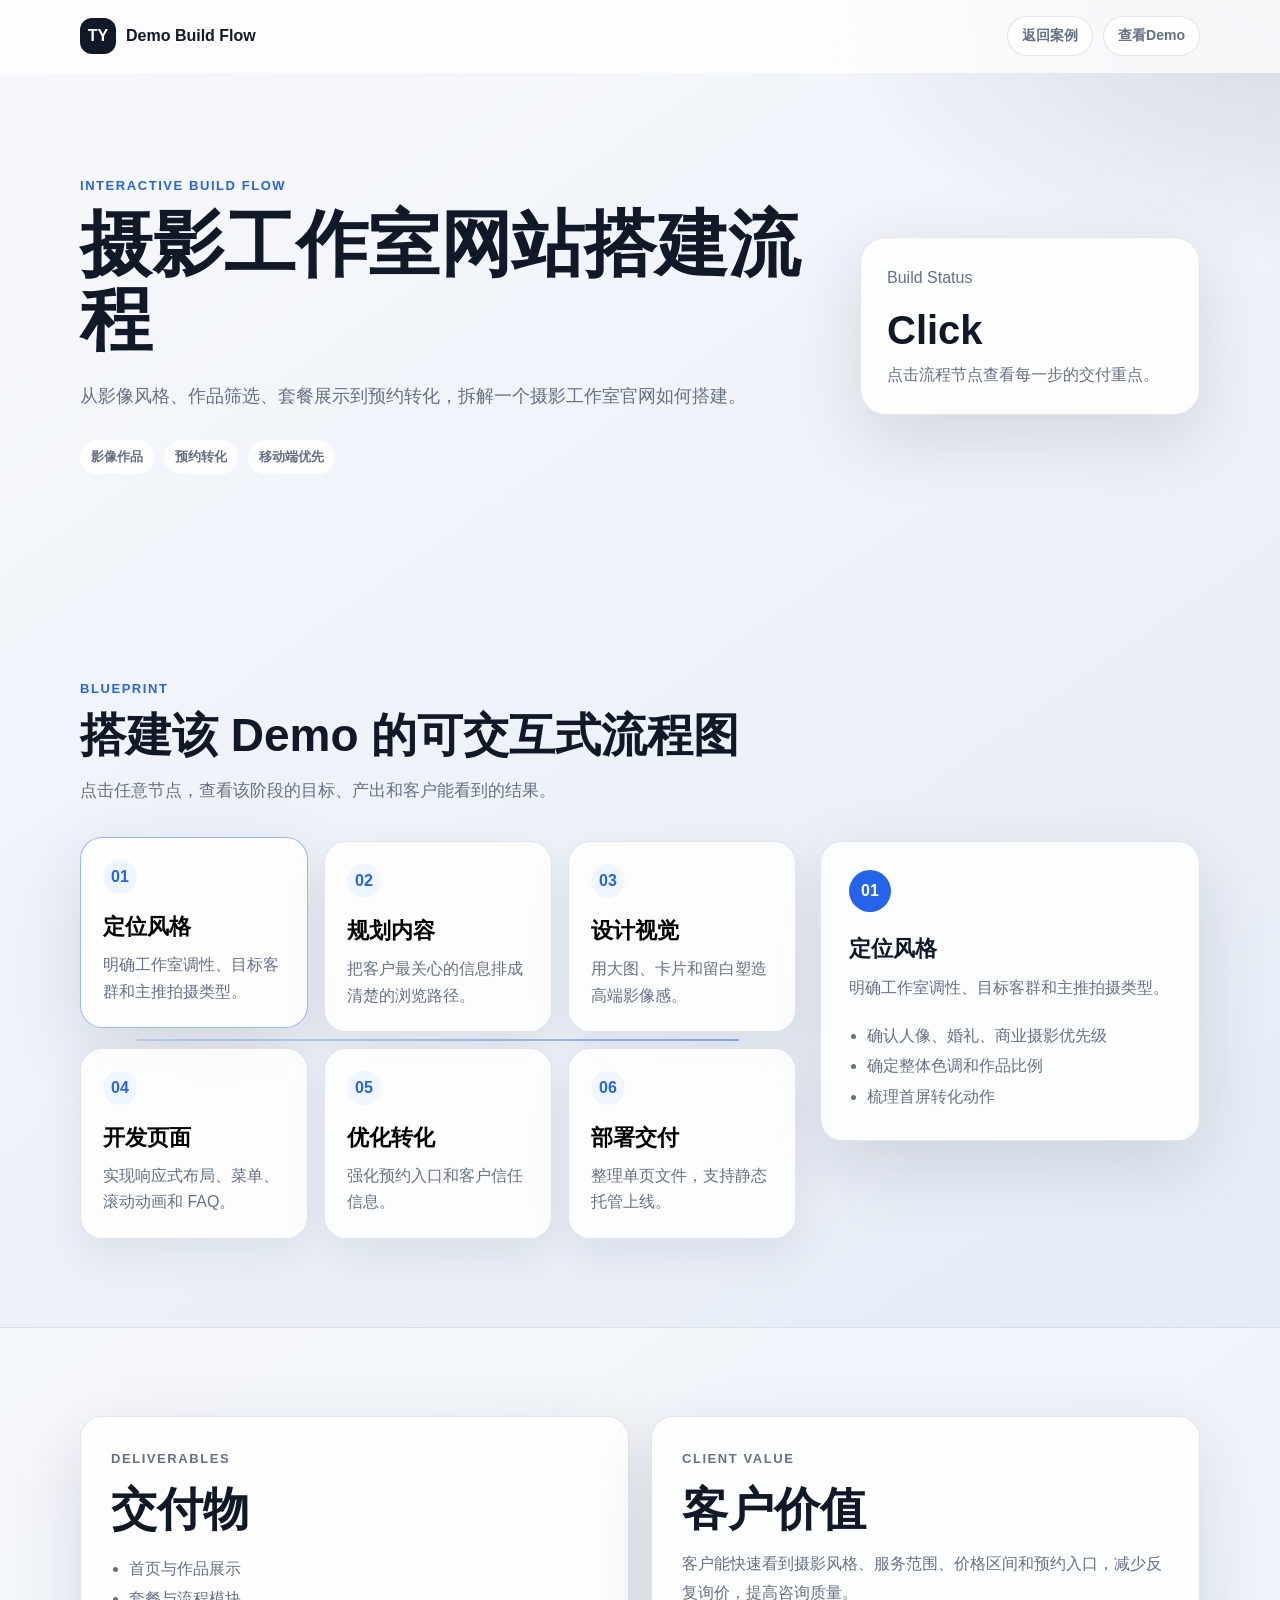
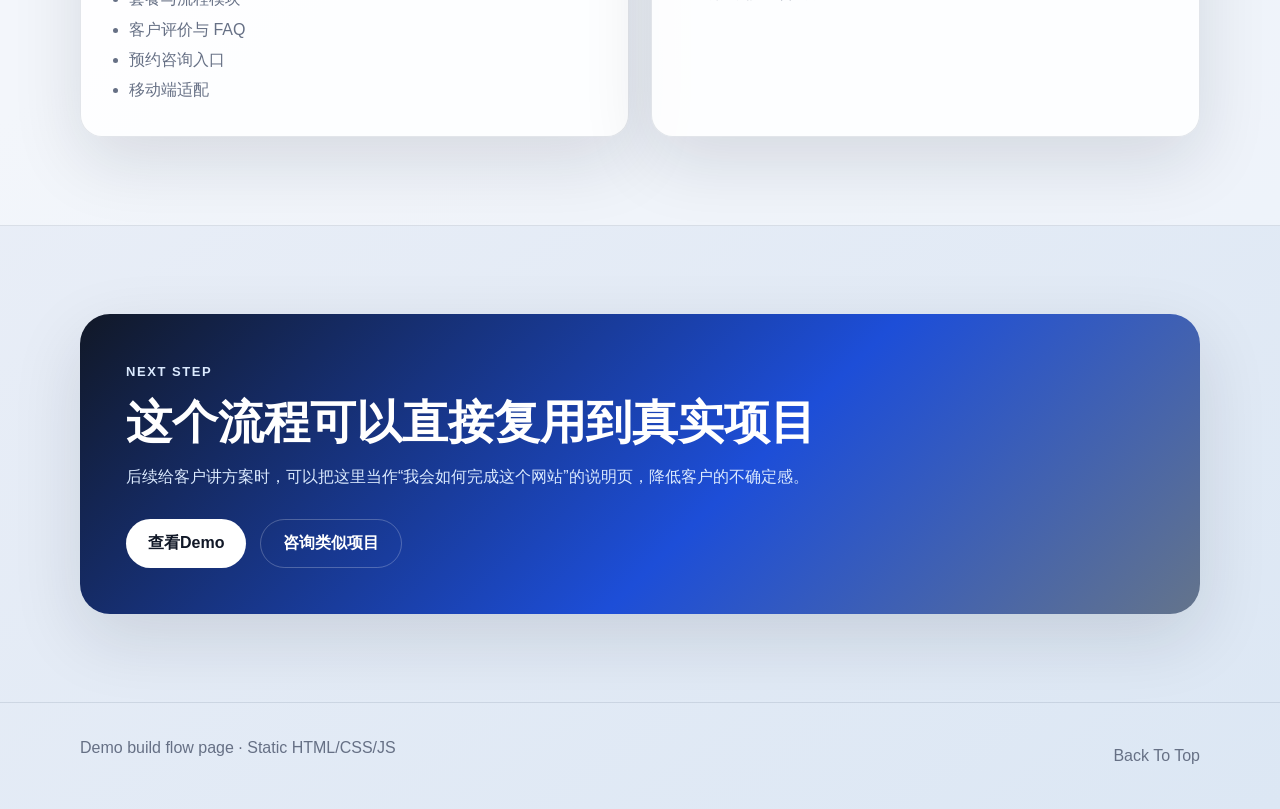
<file: details/build-flow.html>
<!DOCTYPE html>
<html lang="zh-CN">
<head>
  <meta charset="UTF-8" />
  <meta name="viewport" content="width=device-width, initial-scale=1.0" />
  <meta name="description" content="项目搭建流程图，展示从需求分析、结构规划、视觉设计、前端开发到部署交付的完整过程。" />
  <title>Demo 搭建流程图</title>
  <link rel="stylesheet" href="./build-flow.css" />
</head>
<body>
  <div class="progress" data-progress></div>
  <header class="site-header" data-header>
    <nav class="nav wrap">
      <a class="brand" href="../index.html"><span>TY</span> Demo Build Flow</a>
      <div class="nav-actions">
        <a href="../index.html#projects">返回案例</a>
        <a data-demo-link href="../index.html#projects">查看Demo</a>
      </div>
    </nav>
  </header>

  <main>
    <section class="hero wrap">
      <div>
        <p class="kicker" data-mode-label>Interactive Flow</p>
        <h1 data-title>项目搭建流程图</h1>
        <p class="lead" data-summary>从需求到上线，拆解这个 Demo 如何被搭建出来。</p>
        <div class="hero-tags" data-tags></div>
      </div>
      <aside class="hero-panel">
        <p>Build Status</p>
        <strong data-status>Ready</strong>
        <span data-status-copy>点击流程节点查看每一步的交付重点。</span>
      </aside>
    </section>

    <section class="section wrap">
      <div class="section-head">
        <p class="kicker">Blueprint</p>
        <h2 data-flow-heading>可交互式流程图</h2>
        <p data-flow-intro>点击任意节点，查看该阶段的目标、产出和客户能看到的结果。</p>
      </div>

      <div class="flow-shell" data-flow-shell>
        <div class="flow-map" data-flow-map></div>
        <article class="step-detail" data-step-detail>
          <span data-step-index>01</span>
          <h3 data-step-title>需求分析</h3>
          <p data-step-copy>明确目标客户、页面结构和转化动作。</p>
          <ul data-step-points></ul>
        </article>
      </div>
    </section>

    <section class="section section-soft">
      <div class="wrap result-grid">
        <article class="result-card">
          <p class="kicker">Deliverables</p>
          <h2>交付物</h2>
          <ul data-deliverables></ul>
        </article>
        <article class="result-card">
          <p class="kicker">Client Value</p>
          <h2>客户价值</h2>
          <p data-value></p>
        </article>
      </div>
    </section>

    <section class="section wrap">
      <div class="cta">
        <p class="kicker">Next Step</p>
        <h2>这个流程可以直接复用到真实项目</h2>
        <p>后续给客户讲方案时，可以把这里当作“我会如何完成这个网站”的说明页，降低客户的不确定感。</p>
        <div class="actions">
          <a class="button" data-demo-link-bottom href="../index.html#projects">查看Demo</a>
          <a class="button secondary" href="../index.html#contact">咨询类似项目</a>
        </div>
      </div>
    </section>
  </main>

  <footer class="footer">
    <div class="wrap">
      <p>Demo build flow page · Static HTML/CSS/JS</p>
      <a href="#top">Back To Top</a>
    </div>
  </footer>

  <script src="./build-flow.js"></script>
</body>
</html>
</file>
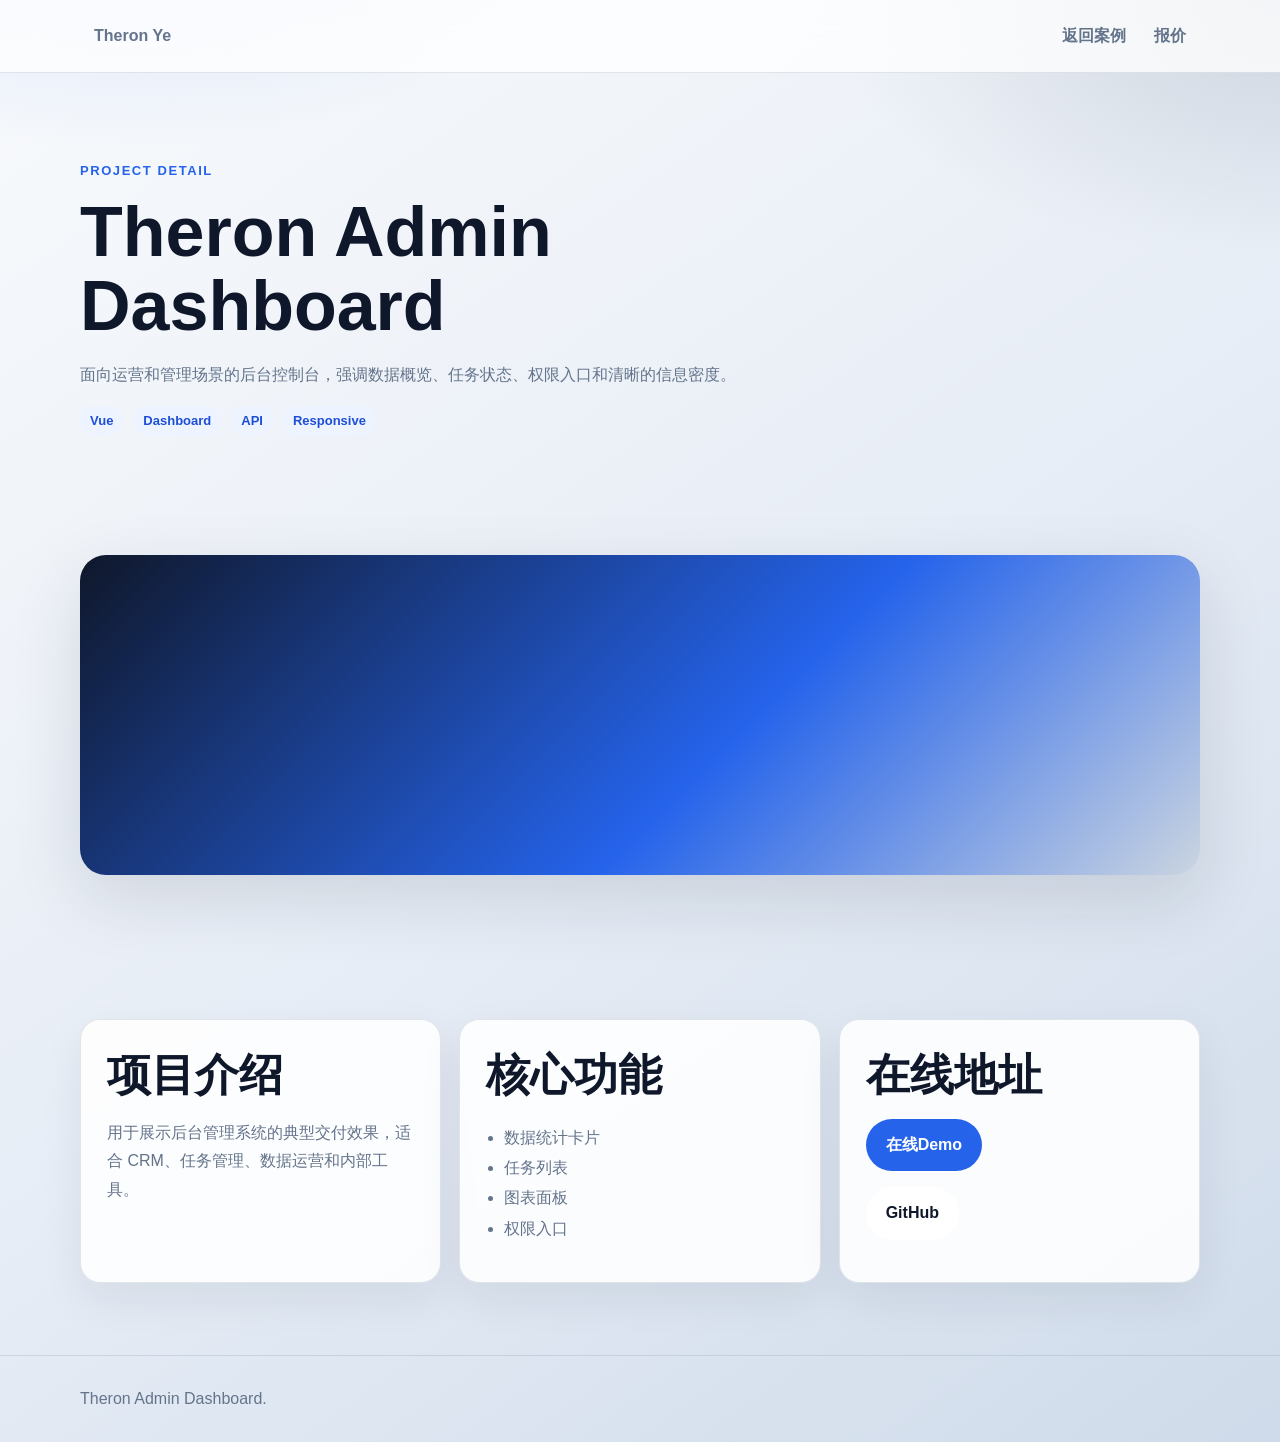
<file: projects/admin-dashboard.html>
<!DOCTYPE html><html lang="zh-CN"><head><meta charset="UTF-8"/><meta name="viewport" content="width=device-width, initial-scale=1.0"/><title>Theron Admin Dashboard｜项目详情</title><meta name="description" content="Theron Admin Dashboard 项目详情，后台管理系统、数据看板、任务状态和权限管理。"/><link rel="icon" href="../favicon.svg" type="image/svg+xml"/><link rel="stylesheet" href="../styles/page.css"/></head><body><header class="header"><nav class="nav wrap"><a class="brand" href="../index.html">Theron Ye</a><div><a href="../index.html#projects">返回案例</a><a href="../pricing.html">报价</a></div></nav></header><main><section class="hero wrap"><p class="kicker">Project Detail</p><h1>Theron Admin Dashboard</h1><p>面向运营和管理场景的后台控制台，强调数据概览、任务状态、权限入口和清晰的信息密度。</p><div class="tag-list"><span>Vue</span><span>Dashboard</span><span>API</span><span>Responsive</span></div></section><section class="section wrap"><div class="shot"></div></section><section class="section wrap"><div class="grid three"><article class="card"><h2>项目介绍</h2><p>用于展示后台管理系统的典型交付效果，适合 CRM、任务管理、数据运营和内部工具。</p></article><article class="card"><h2>核心功能</h2><ul><li>数据统计卡片</li><li>任务列表</li><li>图表面板</li><li>权限入口</li></ul></article><article class="card"><h2>在线地址</h2><p><a class="button" href="../demos/automation-dashboard.html">在线Demo</a></p><p><a class="button secondary" href="https://github.com/thermonye/theron-admin-dashboard">GitHub</a></p></article></div></section></main><footer class="footer"><div class="wrap">Theron Admin Dashboard.</div></footer></body></html>
</file>
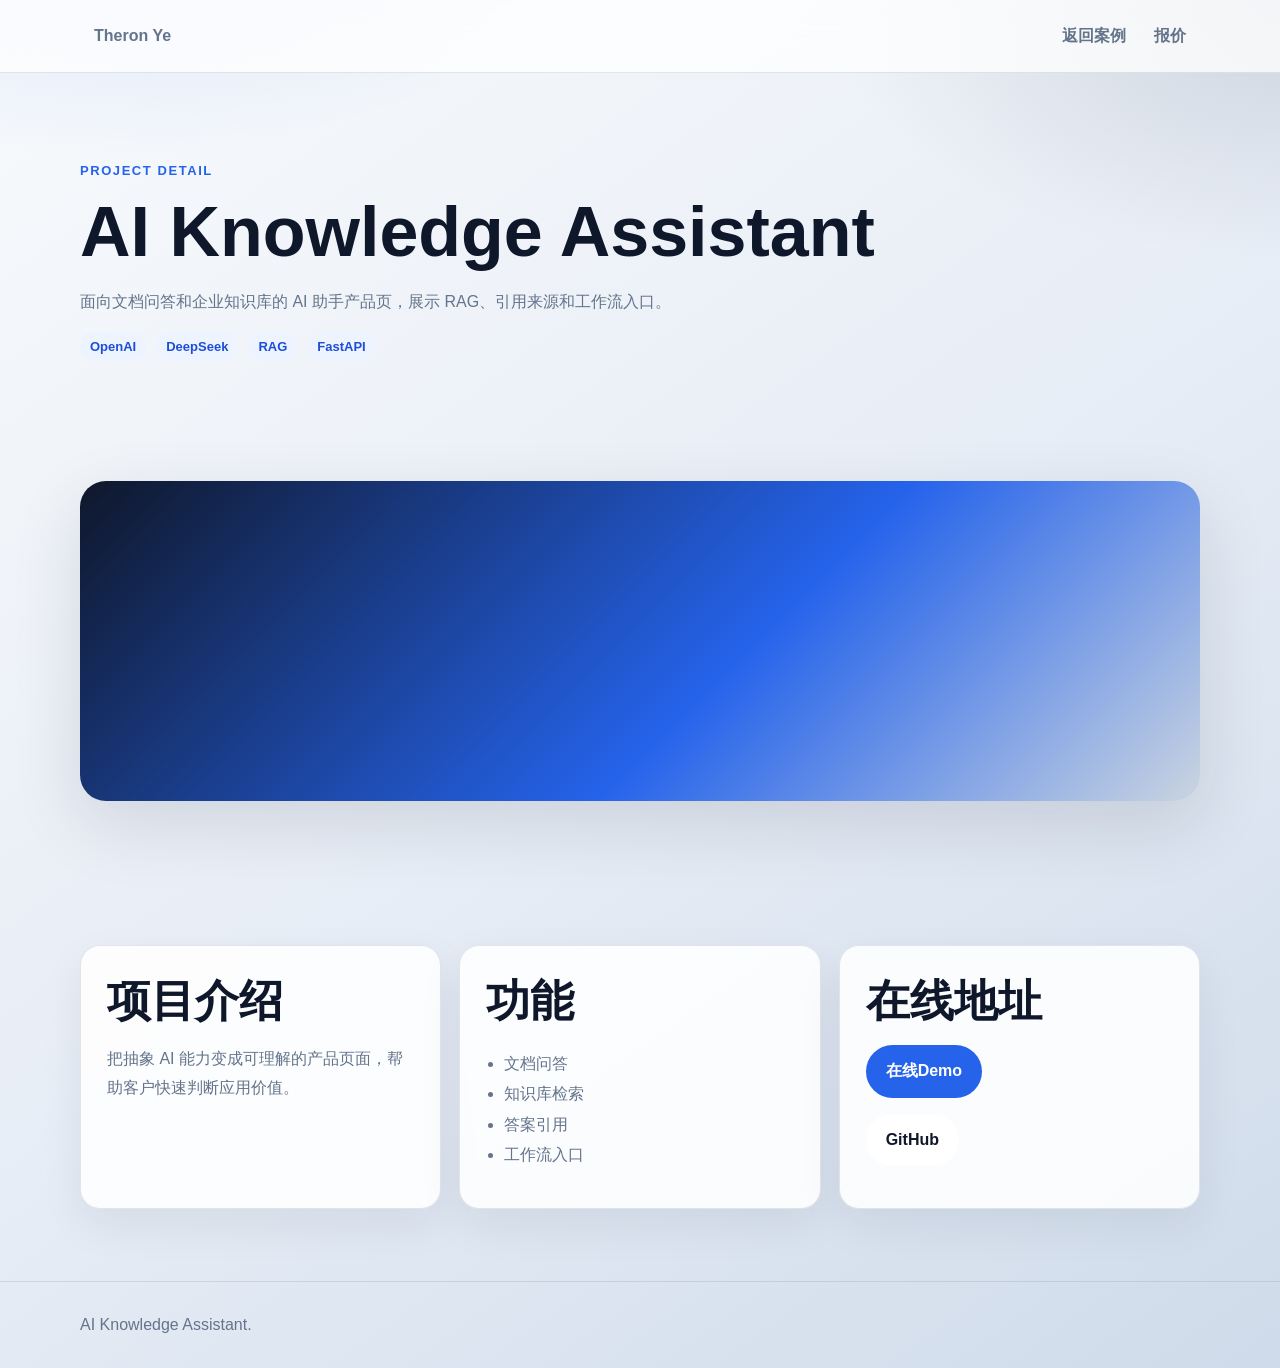
<file: projects/ai-knowledge-assistant.html>
<!DOCTYPE html><html lang="zh-CN"><head><meta charset="UTF-8"/><meta name="viewport" content="width=device-width, initial-scale=1.0"/><title>AI Knowledge Assistant｜项目详情</title><meta name="description" content="AI Knowledge Assistant 项目详情，OpenAI、DeepSeek、RAG、文档问答和知识库助手。"/><link rel="icon" href="../favicon.svg" type="image/svg+xml"/><link rel="stylesheet" href="../styles/page.css"/></head><body><header class="header"><nav class="nav wrap"><a class="brand" href="../index.html">Theron Ye</a><div><a href="../index.html#projects">返回案例</a><a href="../pricing.html">报价</a></div></nav></header><main><section class="hero wrap"><p class="kicker">Project Detail</p><h1>AI Knowledge Assistant</h1><p>面向文档问答和企业知识库的 AI 助手产品页，展示 RAG、引用来源和工作流入口。</p><div class="tag-list"><span>OpenAI</span><span>DeepSeek</span><span>RAG</span><span>FastAPI</span></div></section><section class="section wrap"><div class="shot"></div></section><section class="section wrap"><div class="grid three"><article class="card"><h2>项目介绍</h2><p>把抽象 AI 能力变成可理解的产品页面，帮助客户快速判断应用价值。</p></article><article class="card"><h2>功能</h2><ul><li>文档问答</li><li>知识库检索</li><li>答案引用</li><li>工作流入口</li></ul></article><article class="card"><h2>在线地址</h2><p><a class="button" href="../demos/ai-product.html">在线Demo</a></p><p><a class="button secondary" href="https://github.com/thermonye/ai-knowledge-assistant">GitHub</a></p></article></div></section></main><footer class="footer"><div class="wrap">AI Knowledge Assistant.</div></footer></body></html>
</file>
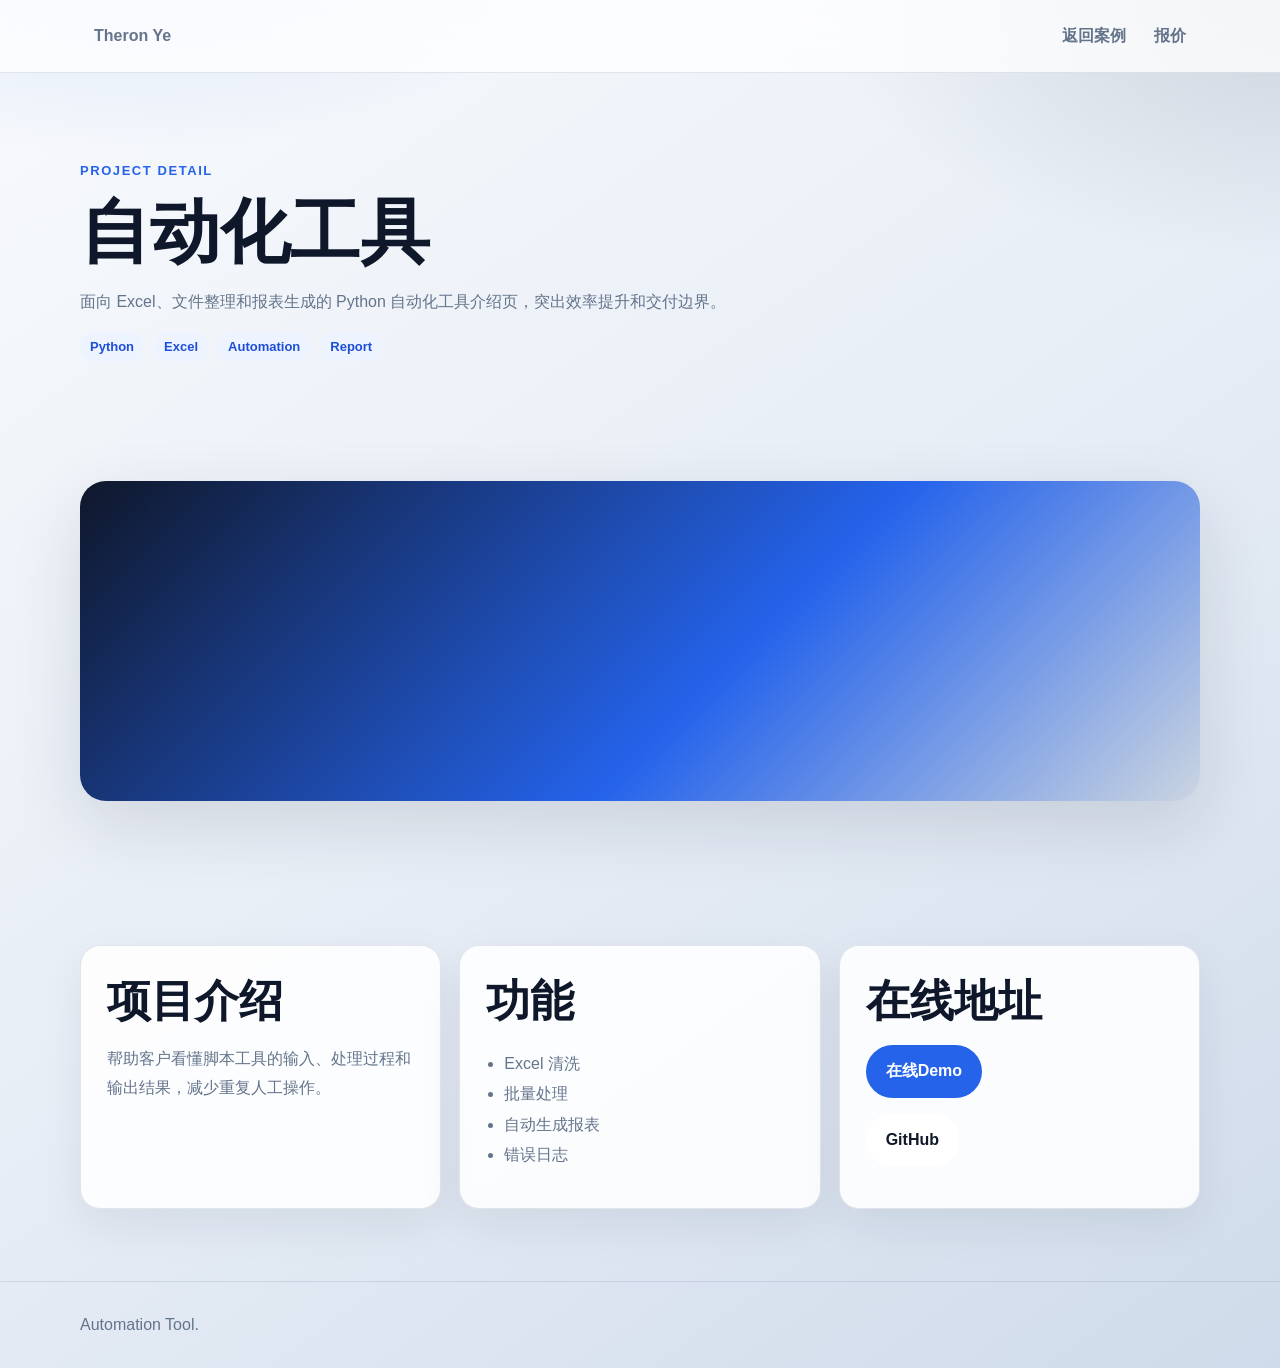
<file: projects/automation-tool.html>
<!DOCTYPE html><html lang="zh-CN"><head><meta charset="UTF-8"/><meta name="viewport" content="width=device-width, initial-scale=1.0"/><title>自动化工具｜项目详情</title><meta name="description" content="Python 自动化工具项目详情，Excel 处理、文件批处理、数据整理和自动报表。"/><link rel="icon" href="../favicon.svg" type="image/svg+xml"/><link rel="stylesheet" href="../styles/page.css"/></head><body><header class="header"><nav class="nav wrap"><a class="brand" href="../index.html">Theron Ye</a><div><a href="../index.html#projects">返回案例</a><a href="../pricing.html">报价</a></div></nav></header><main><section class="hero wrap"><p class="kicker">Project Detail</p><h1>自动化工具</h1><p>面向 Excel、文件整理和报表生成的 Python 自动化工具介绍页，突出效率提升和交付边界。</p><div class="tag-list"><span>Python</span><span>Excel</span><span>Automation</span><span>Report</span></div></section><section class="section wrap"><div class="shot"></div></section><section class="section wrap"><div class="grid three"><article class="card"><h2>项目介绍</h2><p>帮助客户看懂脚本工具的输入、处理过程和输出结果，减少重复人工操作。</p></article><article class="card"><h2>功能</h2><ul><li>Excel 清洗</li><li>批量处理</li><li>自动生成报表</li><li>错误日志</li></ul></article><article class="card"><h2>在线地址</h2><p><a class="button" href="../demos/python-report-tool.html">在线Demo</a></p><p><a class="button secondary" href="https://github.com/thermonye/python-automation-tool">GitHub</a></p></article></div></section></main><footer class="footer"><div class="wrap">Automation Tool.</div></footer></body></html>
</file>
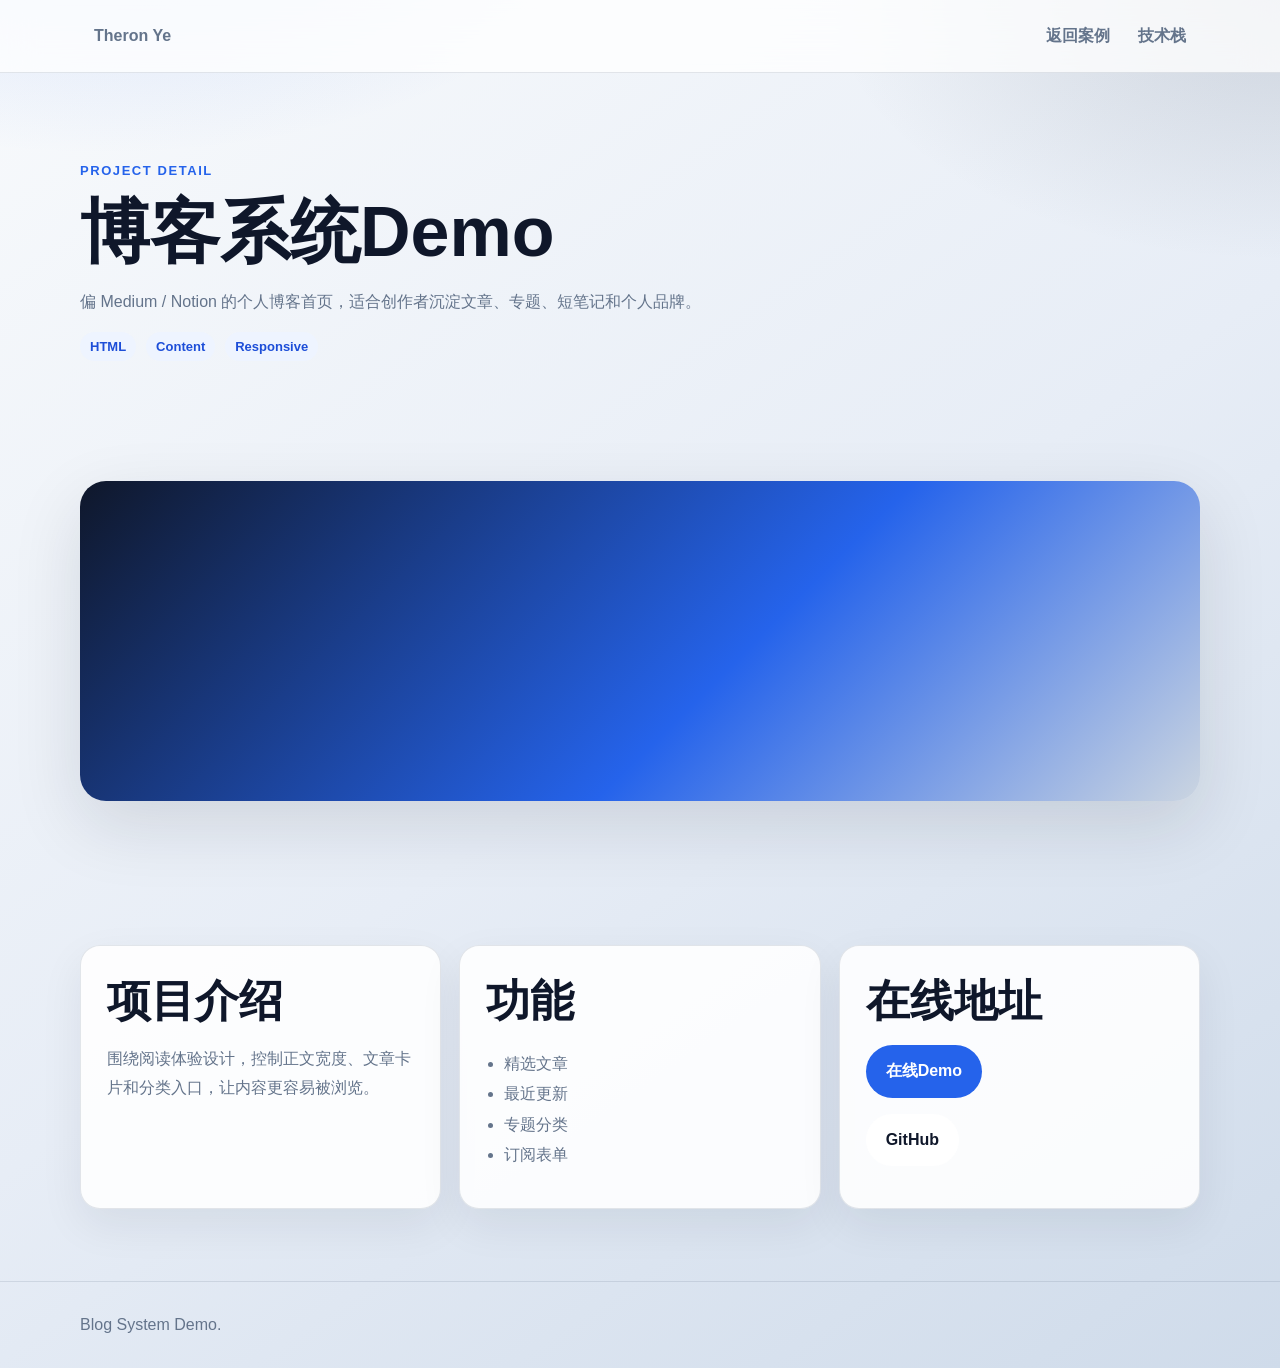
<file: projects/blog-system.html>
<!DOCTYPE html><html lang="zh-CN"><head><meta charset="UTF-8"/><meta name="viewport" content="width=device-width, initial-scale=1.0"/><title>博客系统Demo｜项目详情</title><meta name="description" content="博客系统 Demo 项目详情，阅读体验、文章列表、专题分类和订阅入口。"/><link rel="icon" href="../favicon.svg" type="image/svg+xml"/><link rel="stylesheet" href="../styles/page.css"/></head><body><header class="header"><nav class="nav wrap"><a class="brand" href="../index.html">Theron Ye</a><div><a href="../index.html#projects">返回案例</a><a href="../skills.html">技术栈</a></div></nav></header><main><section class="hero wrap"><p class="kicker">Project Detail</p><h1>博客系统Demo</h1><p>偏 Medium / Notion 的个人博客首页，适合创作者沉淀文章、专题、短笔记和个人品牌。</p><div class="tag-list"><span>HTML</span><span>Content</span><span>Responsive</span></div></section><section class="section wrap"><div class="shot"></div></section><section class="section wrap"><div class="grid three"><article class="card"><h2>项目介绍</h2><p>围绕阅读体验设计，控制正文宽度、文章卡片和分类入口，让内容更容易被浏览。</p></article><article class="card"><h2>功能</h2><ul><li>精选文章</li><li>最近更新</li><li>专题分类</li><li>订阅表单</li></ul></article><article class="card"><h2>在线地址</h2><p><a class="button" href="../demos/personal-blog.html">在线Demo</a></p><p><a class="button secondary" href="https://github.com/thermonye/blog-system-demo">GitHub</a></p></article></div></section></main><footer class="footer"><div class="wrap">Blog System Demo.</div></footer></body></html>
</file>
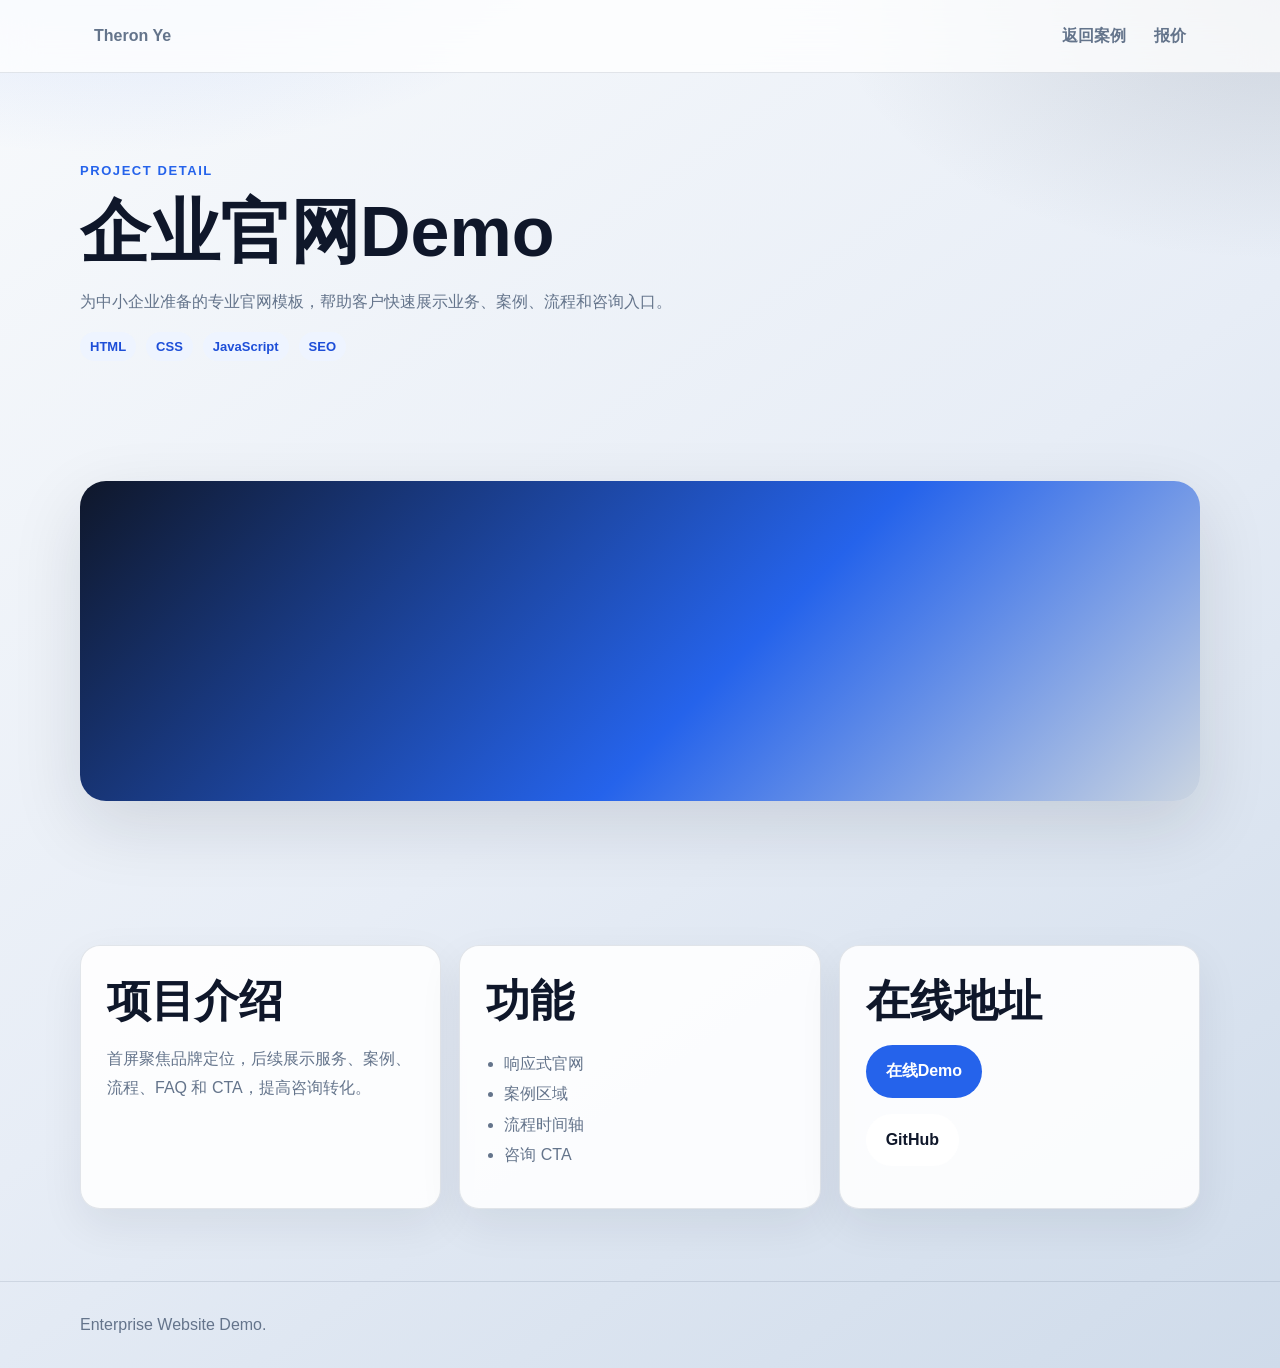
<file: projects/enterprise-website.html>
<!DOCTYPE html><html lang="zh-CN"><head><meta charset="UTF-8"/><meta name="viewport" content="width=device-width, initial-scale=1.0"/><title>企业官网Demo｜项目详情</title><meta name="description" content="企业官网 Demo 项目详情，品牌展示、服务介绍、案例证明和咨询转化。"/><link rel="icon" href="../favicon.svg" type="image/svg+xml"/><link rel="stylesheet" href="../styles/page.css"/></head><body><header class="header"><nav class="nav wrap"><a class="brand" href="../index.html">Theron Ye</a><div><a href="../index.html#projects">返回案例</a><a href="../pricing.html">报价</a></div></nav></header><main><section class="hero wrap"><p class="kicker">Project Detail</p><h1>企业官网Demo</h1><p>为中小企业准备的专业官网模板，帮助客户快速展示业务、案例、流程和咨询入口。</p><div class="tag-list"><span>HTML</span><span>CSS</span><span>JavaScript</span><span>SEO</span></div></section><section class="section wrap"><div class="shot"></div></section><section class="section wrap"><div class="grid three"><article class="card"><h2>项目介绍</h2><p>首屏聚焦品牌定位，后续展示服务、案例、流程、FAQ 和 CTA，提高咨询转化。</p></article><article class="card"><h2>功能</h2><ul><li>响应式官网</li><li>案例区域</li><li>流程时间轴</li><li>咨询 CTA</li></ul></article><article class="card"><h2>在线地址</h2><p><a class="button" href="../demos/company-website.html">在线Demo</a></p><p><a class="button secondary" href="https://github.com/thermonye/enterprise-website-demo">GitHub</a></p></article></div></section></main><footer class="footer"><div class="wrap">Enterprise Website Demo.</div></footer></body></html>
</file>
<file: styles/main.css>
:root {
  color-scheme: light;
  --bg-a: #f7f9fc;
  --bg-b: #e7edf6;
  --bg-c: #cfdbea;
  --surface: rgba(255, 255, 255, 0.86);
  --surface-strong: #ffffff;
  --text: #0f172a;
  --muted: #64748b;
  --line: rgba(100, 116, 139, 0.18);
  --accent: #2563eb;
  --accent-2: #64748b;
  --accent-dark: #1d4ed8;
  --shadow: 0 24px 70px rgba(15, 23, 42, 0.12);
  --shadow-soft: 0 14px 36px rgba(15, 23, 42, 0.08);
  --radius: 20px;
  --container: 1120px;
}

* { box-sizing: border-box; }
html { scroll-behavior: smooth; }
body {
  min-height: 100vh;
  margin: 0;
  font-family: -apple-system, BlinkMacSystemFont, "Segoe UI", "PingFang SC", "Microsoft YaHei", sans-serif;
  color: var(--text);
  background:
    radial-gradient(1000px 540px at 8% -10%, rgba(37, 99, 235, 0.18), transparent 54%),
    radial-gradient(900px 520px at 100% 0%, rgba(71, 85, 105, 0.18), transparent 50%),
    linear-gradient(145deg, var(--bg-a), var(--bg-b) 52%, var(--bg-c));
  background-attachment: fixed;
  letter-spacing: 0;
  overflow-x: hidden;
}

a { color: inherit; text-decoration: none; }
button, input, textarea { font: inherit; }
h1, h2, h3, p { margin-top: 0; }
.container { width: min(100% - 40px, var(--container)); margin: 0 auto; }
.scroll-progress { position: fixed; inset: 0 auto auto 0; z-index: 100; width: 0; height: 3px; background: var(--accent); }

.site-header {
  position: sticky;
  top: 0;
  z-index: 50;
  background: rgba(255, 255, 255, 0.72);
  border-bottom: 1px solid transparent;
  backdrop-filter: blur(18px);
  transition: border-color 0.2s ease, box-shadow 0.2s ease, background 0.2s ease;
}
.site-header.is-scrolled { border-color: var(--line); box-shadow: 0 12px 32px rgba(15, 23, 42, 0.08); background: rgba(255, 255, 255, 0.86); }
.nav { min-height: 72px; display: flex; align-items: center; justify-content: space-between; gap: 24px; }
.brand { display: inline-flex; align-items: center; gap: 10px; font-weight: 900; }
.brand-logo { width: 38px; height: 38px; color: #fff; fill: var(--text); filter: drop-shadow(0 10px 18px rgba(15, 23, 42, 0.16)); }
.nav-actions { display: flex; align-items: center; gap: 10px; }
.nav-menu { display: flex; align-items: center; gap: 6px; }
.nav-menu a { padding: 10px 13px; border-radius: 999px; color: var(--muted); font-size: 14px; font-weight: 800; }
.nav-menu a:hover { background: rgba(37, 99, 235, 0.08); color: var(--text); }
.nav-toggle { display: none; width: 42px; height: 42px; border: 1px solid var(--line); border-radius: 12px; background: var(--surface); color: var(--text); cursor: pointer; }
.nav-toggle span { display: block; width: 18px; height: 2px; margin: 4px auto; border-radius: 999px; background: currentColor; }

.hero {
  position: relative;
  min-height: calc(100vh - 72px);
  display: grid;
  align-items: center;
  padding: 92px 0 110px;
  overflow: hidden;
}
.hero::before {
  content: "";
  position: absolute;
  inset: 0;
  background:
    linear-gradient(120deg, rgba(255,255,255,0.34), transparent 26%),
    linear-gradient(240deg, rgba(37,99,235,0.12), transparent 36%);
  pointer-events: none;
}
.glow { position: absolute; border-radius: 50%; filter: blur(30px); opacity: 0.7; pointer-events: none; }
.glow-one { width: 360px; height: 360px; left: -120px; top: 80px; background: rgba(37, 99, 235, 0.2); }
.glow-two { width: 420px; height: 420px; right: -130px; bottom: 40px; background: rgba(100, 116, 139, 0.2); }
.particle-field span {
  position: absolute;
  width: 6px;
  height: 6px;
  border-radius: 50%;
  background: rgba(37, 99, 235, 0.32);
  animation: particleFloat 8s ease-in-out infinite;
}
.particle-field span:nth-child(1) { left: 12%; top: 24%; }
.particle-field span:nth-child(2) { left: 24%; top: 72%; animation-delay: -1.5s; }
.particle-field span:nth-child(3) { left: 48%; top: 18%; animation-delay: -3s; }
.particle-field span:nth-child(4) { right: 18%; top: 28%; animation-delay: -2s; }
.particle-field span:nth-child(5) { right: 12%; bottom: 22%; animation-delay: -4s; }
.particle-field span:nth-child(6) { left: 58%; bottom: 12%; animation-delay: -5s; }
.hero-grid { position: relative; z-index: 1; display: grid; grid-template-columns: 1fr minmax(360px, 0.92fr); gap: 62px; align-items: center; }
.profile { display: flex; align-items: center; gap: 18px; margin-bottom: 28px; }
.avatar-wrap { position: relative; flex: 0 0 auto; }
.avatar-photo { width: 86px; height: 86px; display: grid; place-items: center; border-radius: 28px; background: linear-gradient(135deg, #0f172a, #2563eb); color: #fff; font-size: 28px; font-weight: 900; box-shadow: var(--shadow); }
.status-dot { position: absolute; right: -2px; bottom: -2px; width: 18px; height: 18px; border: 3px solid #fff; border-radius: 50%; background: #22c55e; }
.eyebrow { margin: 0 0 10px; color: var(--accent); font-size: 13px; font-weight: 900; text-transform: uppercase; letter-spacing: 0.12em; }
h1 { max-width: 760px; margin-bottom: 22px; font-size: clamp(42px, 6vw, 72px); line-height: 1.04; letter-spacing: 0; }
h2 { margin-bottom: 14px; font-size: clamp(30px, 4vw, 48px); line-height: 1.12; letter-spacing: 0; }
h3 { margin-bottom: 10px; font-size: 20px; line-height: 1.3; }
.hero-lead, .section-heading p:not(.eyebrow), .service-card p, .project-card p, .timeline-item p, .contact-card { color: var(--muted); line-height: 1.78; }
.hero-lead { max-width: 690px; margin-bottom: 30px; font-size: 18px; }
.hero-actions, .actions { display: flex; flex-wrap: wrap; gap: 14px; }
.button { min-height: 48px; display: inline-flex; align-items: center; justify-content: center; padding: 13px 22px; border-radius: 999px; border: 1px solid transparent; font-weight: 900; transition: transform 0.2s ease, box-shadow 0.2s ease, background 0.2s ease; }
.button:hover { transform: translateY(-2px); }
.button.primary { background: var(--accent); color: #fff; box-shadow: 0 18px 36px rgba(37, 99, 235, 0.24); }
.button.secondary { background: var(--surface); color: var(--text); border-color: var(--line); }
.trust-strip { display: flex; flex-wrap: wrap; gap: 10px; margin-top: 28px; }
.trust-strip span { padding: 8px 12px; border-radius: 999px; background: rgba(255,255,255,0.68); color: var(--muted); font-size: 13px; font-weight: 800; }

.showcase { overflow: hidden; border: 1px solid var(--line); border-radius: 28px; background: var(--surface); box-shadow: var(--shadow); backdrop-filter: blur(18px); }
.showcase-top { height: 54px; display: flex; align-items: center; gap: 8px; padding: 0 20px; border-bottom: 1px solid var(--line); }
.showcase-top span { width: 11px; height: 11px; border-radius: 50%; background: #cbd5e1; }
.showcase-top span:nth-child(1) { background: #ef4444; }
.showcase-top span:nth-child(2) { background: #f59e0b; }
.showcase-top span:nth-child(3) { background: #22c55e; }
.showcase-top strong { margin-left: auto; color: var(--muted); font-size: 13px; }
.showcase-stage { position: relative; min-height: 410px; }
.showcase-slide { position: absolute; inset: 0; display: grid; align-content: center; gap: 18px; padding: 26px; opacity: 0; transform: translateX(28px); transition: opacity 0.45s ease, transform 0.45s ease; }
.showcase-slide.is-active { opacity: 1; transform: translateX(0); }
.showcase-slide p { margin: 0; color: var(--muted); line-height: 1.7; }
.mock { min-height: 280px; border-radius: 24px; background: #fff; border: 1px solid var(--line); box-shadow: var(--shadow-soft); padding: 22px; }
.mock.enterprise .mock-nav { height: 34px; border-radius: 14px; background: #eef4ff; margin-bottom: 24px; }
.mock.enterprise .mock-hero { height: 118px; border-radius: 22px; background: linear-gradient(135deg, #0f172a, #2563eb); margin-bottom: 18px; }
.mock-row { display: grid; grid-template-columns: repeat(3, 1fr); gap: 12px; }
.mock-row i { height: 62px; border-radius: 16px; background: #f1f5f9; }
.mock.dashboard { display: grid; grid-template-columns: 86px 1fr; gap: 18px; background: #0f172a; }
.mock-side { border-radius: 18px; background: #1e293b; }
.mock-bars { display: flex; align-items: end; gap: 12px; }
.mock-bars i { flex: 1; border-radius: 12px 12px 0 0; background: linear-gradient(180deg, #60a5fa, #2563eb); }
.mock-bars i:nth-child(1) { height: 42%; } .mock-bars i:nth-child(2) { height: 76%; } .mock-bars i:nth-child(3) { height: 58%; } .mock-bars i:nth-child(4) { height: 88%; }
.mock.assistant { background: #111827; }
.chat { border-radius: 18px; margin-bottom: 16px; }
.chat.left { width: 72%; height: 54px; background: #1e293b; }
.chat.right { width: 62%; height: 54px; margin-left: auto; background: #2563eb; }
.chat.answer { width: 88%; height: 96px; background: #f8fafc; }
.showcase-dots { display: flex; justify-content: center; gap: 8px; padding: 0 0 22px; }
.showcase-dots button { width: 9px; height: 9px; padding: 0; border: 0; border-radius: 50%; background: #cbd5e1; cursor: pointer; }
.showcase-dots button.is-active { width: 24px; border-radius: 999px; background: var(--accent); }

.section { padding: 96px 0; scroll-margin-top: 88px; }
.section-soft { border-block: 1px solid var(--line); background: rgba(255,255,255,0.42); }
.section-heading { max-width: 720px; margin: 0 auto 42px; text-align: center; }
.align-left { margin-left: 0; text-align: left; }
.service-grid { display: flex; gap: 18px; margin: -6px -2px -18px; padding: 6px 2px 18px; overflow-x: auto; scroll-behavior: smooth; scroll-snap-type: x mandatory; scrollbar-width: none; }
.service-grid::-webkit-scrollbar { display: none; }
.service-card { flex: 0 0 calc((100% - 36px) / 3); scroll-snap-align: start; padding: 26px; }
.service-card, .project-card, .timeline-item, .contact-card { border: 1px solid var(--line); border-radius: var(--radius); background: var(--surface); box-shadow: var(--shadow-soft); transition: transform 0.2s ease, box-shadow 0.2s ease, border-color 0.2s ease; }
.service-card:hover, .service-card.is-active, .project-card:hover { transform: translateY(-4px); border-color: rgba(37, 99, 235, 0.36); box-shadow: var(--shadow); }
.icon-box { width: 46px; height: 46px; display: grid; place-items: center; margin-bottom: 22px; border-radius: 15px; background: #eff6ff; color: var(--accent); font-weight: 900; }
.project-grid { display: grid; grid-template-columns: repeat(3, 1fr); gap: 20px; }
.project-card { overflow: hidden; }
.project-shot { display: block; aspect-ratio: 16 / 10; overflow: hidden; border-bottom: 1px solid var(--line); background: #eef4ff; }
.project-shot img { width: 100%; height: 100%; display: block; object-fit: cover; transition: transform 0.35s ease; }
.project-card:hover .project-shot img { transform: scale(1.035); }
.project-body { padding: 22px; }
.project-meta { display: flex; flex-wrap: wrap; gap: 8px; margin: 14px 0 18px; }
.project-meta span, .tech-list li { padding: 6px 9px; border-radius: 999px; background: #f1f5f9; color: #475569; font-size: 12px; font-weight: 800; }
.tech-list { display: flex; flex-wrap: wrap; gap: 8px; margin: 16px 0 20px; padding: 0; list-style: none; }
.project-analysis {
  margin: 0 0 20px;
  padding: 16px;
  border: 1px solid rgba(37, 99, 235, 0.14);
  border-radius: 14px;
  background: rgba(239, 246, 255, 0.72);
}
.project-analysis strong {
  display: block;
  margin-bottom: 10px;
  color: var(--text);
  font-size: 14px;
}
.project-analysis ul {
  margin: 0;
  padding-left: 18px;
  color: var(--muted);
  font-size: 13px;
  line-height: 1.75;
}
.project-actions { display: grid; grid-template-columns: 1fr 1fr; gap: 10px; }
.project-actions a { min-height: 38px; display: inline-flex; align-items: center; justify-content: center; border-radius: 10px; border: 1px solid var(--line); color: var(--text); font-size: 13px; font-weight: 900; }
.project-actions a:first-child { background: var(--accent); border-color: var(--accent); color: #fff; }
.project-detail-link { display: inline-flex; margin-top: 12px; color: var(--accent); font-size: 13px; font-weight: 900; }
.timeline { display: grid; grid-template-columns: repeat(6, 1fr); gap: 14px; margin: 0; padding: 0; list-style: none; }
.timeline-item { min-height: 210px; padding: 24px; }
.timeline-item span { display: inline-grid; place-items: center; width: 38px; height: 38px; margin-bottom: 20px; border-radius: 50%; background: var(--accent); color: #fff; font-size: 13px; font-weight: 900; }
.contact-grid { display: grid; grid-template-columns: minmax(0, 0.9fr) minmax(340px, 0.7fr); gap: 54px; align-items: center; }
.contact-card { padding: 30px; }
.contact-card dl { margin: 0; }
.contact-card div { display: grid; grid-template-columns: 84px 1fr; gap: 16px; padding: 18px 0; border-bottom: 1px solid var(--line); }
.contact-card div:last-child { border-bottom: 0; }
.contact-card dt { color: var(--muted); font-weight: 900; }
.contact-card dd { margin: 0; color: var(--text); font-weight: 800; word-break: break-word; }
.site-footer { border-top: 1px solid var(--line); background: rgba(255,255,255,0.56); }
.footer-inner { min-height: 82px; display: flex; align-items: center; justify-content: space-between; gap: 18px; color: var(--muted); font-size: 14px; }
.footer-inner p { margin: 0; }
.footer-inner nav { display: flex; gap: 16px; }

.reveal { opacity: 0; transform: translateY(18px); transition: opacity 0.55s ease, transform 0.55s ease; }
.reveal.is-visible { opacity: 1; transform: translateY(0); }
@keyframes particleFloat { 0%, 100% { translate: 0 0; opacity: 0.34; } 50% { translate: 0 -18px; opacity: 0.9; } }
@media (prefers-reduced-motion: reduce) {
  html { scroll-behavior: auto; }
  *, *::before, *::after { transition-duration: 0.01ms !important; animation-duration: 0.01ms !important; animation-iteration-count: 1 !important; }
  .reveal { opacity: 1; transform: none; }
}
@media (max-width: 980px) {
  .hero-grid, .contact-grid { grid-template-columns: 1fr; }
  .project-grid { grid-template-columns: repeat(2, 1fr); }
  .timeline { grid-template-columns: repeat(2, 1fr); }
  .service-card { flex-basis: calc((100% - 18px) / 2); }
}
@media (max-width: 720px) {
  .container { width: min(100% - 28px, var(--container)); }
  .nav-toggle { display: block; }
  .nav-menu { position: fixed; inset: 72px 14px auto; display: none; flex-direction: column; align-items: stretch; padding: 12px; border: 1px solid var(--line); border-radius: 18px; background: var(--surface-strong); box-shadow: var(--shadow); }
  .nav-menu.is-open { display: flex; }
  .nav-menu a { padding: 14px; border-radius: 12px; }
  .hero { padding: 58px 0 76px; }
  .profile { align-items: flex-start; }
  .avatar-photo { width: 68px; height: 68px; border-radius: 22px; font-size: 22px; }
  .button { width: 100%; }
  .showcase-stage { min-height: 360px; }
  .section { padding: 72px 0; }
  .project-grid, .timeline { grid-template-columns: 1fr; }
  .service-card { flex-basis: 86%; }
  .project-actions { grid-template-columns: 1fr; }
  .contact-card div { grid-template-columns: 1fr; gap: 6px; }
  .footer-inner { flex-direction: column; align-items: flex-start; justify-content: center; padding: 22px 0; }
}
</file>
<file: styles/page.css>
:root {
  --bg: #f7f9fc;
  --surface: rgba(255,255,255,0.88);
  --text: #0f172a;
  --muted: #64748b;
  --line: rgba(100,116,139,0.18);
  --accent: #2563eb;
  --shadow: 0 24px 70px rgba(15,23,42,0.12);
  --wrap: 1120px;
}
* { box-sizing: border-box; }
html { scroll-behavior: smooth; }
body {
  margin: 0;
  font-family: -apple-system, BlinkMacSystemFont, "Segoe UI", "PingFang SC", "Microsoft YaHei", sans-serif;
  color: var(--text);
  background:
    radial-gradient(1000px 540px at 8% -10%, rgba(37,99,235,0.18), transparent 54%),
    radial-gradient(900px 520px at 100% 0%, rgba(71,85,105,0.18), transparent 50%),
    linear-gradient(145deg, #f8fafc, #e7edf6 52%, #cfdbea);
}
a { color: inherit; text-decoration: none; }
.wrap { width: min(100% - 40px, var(--wrap)); margin: 0 auto; }
.header { position: sticky; top: 0; z-index: 20; background: rgba(255,255,255,0.76); border-bottom: 1px solid var(--line); backdrop-filter: blur(18px); }
.nav { min-height: 72px; display: flex; align-items: center; justify-content: space-between; gap: 20px; }
.brand { font-weight: 900; }
.nav a { padding: 10px 14px; border-radius: 999px; color: var(--muted); font-weight: 800; }
.nav a:hover { color: var(--text); background: rgba(37,99,235,0.08); }
.hero { padding: 86px 0 48px; }
.kicker { margin: 0 0 14px; color: var(--accent); font-size: 13px; font-weight: 900; text-transform: uppercase; letter-spacing: .12em; }
h1, h2, h3, p { margin-top: 0; }
h1 { max-width: 820px; margin-bottom: 18px; font-size: clamp(42px, 6vw, 70px); line-height: 1.05; }
h2 { margin-bottom: 14px; font-size: clamp(28px, 4vw, 44px); }
p { color: var(--muted); line-height: 1.78; }
.section { padding: 72px 0; }
.grid { display: grid; grid-template-columns: repeat(4, 1fr); gap: 18px; }
.grid.three { grid-template-columns: repeat(3, 1fr); }
.card { padding: 26px; border: 1px solid var(--line); border-radius: 20px; background: var(--surface); box-shadow: 0 16px 44px rgba(15,23,42,0.07); }
.card:hover { transform: translateY(-3px); box-shadow: var(--shadow); border-color: rgba(37,99,235,0.32); }
.card ul { margin: 18px 0 0; padding-left: 18px; color: var(--muted); line-height: 1.9; }
.tag-list { display: flex; flex-wrap: wrap; gap: 10px; margin-top: 16px; }
.tag-list span { padding: 7px 10px; border-radius: 999px; background: #eef4ff; color: #1d4ed8; font-size: 13px; font-weight: 900; }
.shot { min-height: 320px; border-radius: 26px; background: linear-gradient(135deg, #0f172a, #2563eb 58%, #cbd5e1); box-shadow: var(--shadow); }
.cta { padding: 42px; border-radius: 28px; color: #fff; background: linear-gradient(135deg, #0f172a, #1d4ed8 58%, #64748b); box-shadow: var(--shadow); }
.cta p { color: #dbeafe; }
.button { min-height: 46px; display: inline-flex; align-items: center; justify-content: center; margin-right: 10px; padding: 12px 20px; border-radius: 999px; background: var(--accent); color: #fff; font-weight: 900; }
.button.secondary { background: #fff; color: var(--text); }
.footer { padding: 34px 0; border-top: 1px solid var(--line); color: var(--muted); }
@media (max-width: 900px) { .grid, .grid.three { grid-template-columns: repeat(2, 1fr); } }
@media (max-width: 640px) { .wrap { width: min(100% - 28px, var(--wrap)); } .grid, .grid.three { grid-template-columns: 1fr; } .nav { align-items: flex-start; flex-direction: column; padding: 16px 0; } .button { width: 100%; margin: 0 0 10px; } }
</file>
<file: styles/demo-pages.css>
:root {
  --bg: #ffffff;
  --surface: #ffffff;
  --surface-soft: #f7f8fb;
  --surface-strong: #eef2ff;
  --text: #111827;
  --muted: #667085;
  --line: #e5e7eb;
  --accent: #2563eb;
  --accent-dark: #1d4ed8;
  --accent-soft: #eff6ff;
  --success: #16a34a;
  --warning: #f59e0b;
  --danger: #ef4444;
  --shadow: 0 24px 70px rgba(15, 23, 42, 0.1);
  --shadow-soft: 0 14px 34px rgba(15, 23, 42, 0.07);
  --radius: 22px;
  --container: 1120px;
}

body.theme-photo {
  --bg: #fbfaf8;
  --surface-soft: #f6f0e8;
  --surface-strong: #efe7dd;
  --accent: #151515;
  --accent-dark: #2f2a25;
  --accent-soft: #efe7dd;
}

body.theme-blog {
  --bg: #fbfbfa;
  --surface-soft: #f5f5f3;
  --surface-strong: #e9eefb;
  --accent: #111827;
  --accent-dark: #334155;
  --accent-soft: #f1f5f9;
}

body.theme-company {
  --bg: #ffffff;
  --surface-soft: #f8fafc;
  --surface-strong: #eaf2ff;
}

body.theme-ai {
  --bg: #f8fafc;
  --surface-soft: #eef6ff;
  --surface-strong: #e0ecff;
}

body.theme-report {
  --bg: #fbfdff;
  --surface-soft: #f1f7ff;
  --surface-strong: #dbeafe;
}

body.theme-automation {
  --bg: #f5f7fb;
  --surface-soft: #f8fafc;
  --surface-strong: #eef2ff;
}

* {
  box-sizing: border-box;
}

html {
  scroll-behavior: smooth;
}

body {
  margin: 0;
  font-family: -apple-system, BlinkMacSystemFont, "Segoe UI", "PingFang SC", "Microsoft YaHei", sans-serif;
  background: var(--bg);
  color: var(--text);
  letter-spacing: 0;
  animation: pageIn 0.42s ease both;
}

body.is-leaving {
  animation: pageOut 0.18s ease both;
}

body.menu-open {
  overflow: hidden;
}

a {
  color: inherit;
  text-decoration: none;
}

button {
  font: inherit;
}

.progress-bar {
  position: fixed;
  top: 0;
  left: 0;
  z-index: 80;
  width: 100%;
  height: 3px;
  transform-origin: left;
  transform: scaleX(0);
  background: var(--accent);
}

.wrap {
  width: min(100% - 32px, var(--container));
  margin: 0 auto;
}

.site-header {
  position: sticky;
  top: 0;
  z-index: 60;
  border-bottom: 1px solid transparent;
  background: rgba(255, 255, 255, 0.54);
  backdrop-filter: blur(0);
  transition: min-height 0.22s ease, background 0.22s ease, border-color 0.22s ease, box-shadow 0.22s ease;
}

body.theme-photo .site-header,
body.theme-blog .site-header {
  background: color-mix(in srgb, var(--bg) 70%, transparent);
}

.site-header.is-scrolled {
  border-color: color-mix(in srgb, var(--line) 82%, transparent);
  background: color-mix(in srgb, var(--bg) 86%, transparent);
  box-shadow: 0 14px 34px rgba(15, 23, 42, 0.06);
  backdrop-filter: blur(18px);
}

.nav {
  min-height: 74px;
  display: flex;
  align-items: center;
  justify-content: space-between;
  gap: 18px;
  transition: min-height 0.22s ease;
}

.site-header.is-scrolled .nav {
  min-height: 62px;
}

.brand {
  display: inline-flex;
  align-items: center;
  gap: 10px;
  font-weight: 900;
  transition: transform 0.22s ease;
}

.brand-mark {
  width: 34px;
  height: 34px;
  display: grid;
  place-items: center;
  border-radius: 10px;
  background: var(--accent);
  color: #ffffff;
  font-size: 14px;
}

.site-header.is-scrolled .brand {
  transform: scale(0.96);
}

.nav-links {
  display: flex;
  align-items: center;
  gap: 6px;
}

.nav-links a {
  padding: 9px 12px;
  border-radius: 999px;
  color: var(--muted);
  font-size: 14px;
  font-weight: 700;
  transition: color 0.2s ease, background 0.2s ease;
}

.nav-links a:hover,
.nav-links a.is-active {
  background: var(--accent-soft);
  color: var(--accent);
}

.nav-toggle {
  display: none;
  width: 42px;
  height: 42px;
  border: 1px solid var(--line);
  border-radius: 13px;
  background: var(--surface);
  color: var(--text);
}

.nav-toggle span {
  display: block;
  width: 18px;
  height: 2px;
  margin: 4px auto;
  border-radius: 999px;
  background: currentColor;
  transition: transform 0.2s ease, opacity 0.2s ease;
}

body.menu-open .nav-toggle span:nth-child(1) {
  transform: translateY(6px) rotate(45deg);
}

body.menu-open .nav-toggle span:nth-child(2) {
  opacity: 0;
}

body.menu-open .nav-toggle span:nth-child(3) {
  transform: translateY(-6px) rotate(-45deg);
}

.hero {
  min-height: calc(100vh - 74px);
  display: grid;
  grid-template-columns: minmax(0, 0.96fr) minmax(360px, 0.9fr);
  gap: 56px;
  align-items: center;
  padding: 72px 0 86px;
}

.hero-copy {
  animation: liftIn 0.58s ease both;
}

.kicker {
  margin: 0 0 12px;
  color: var(--accent);
  font-size: 15px;
  font-weight: 900;
}

.eyebrow {
  display: inline-flex;
  align-items: center;
  gap: 8px;
  margin-bottom: 20px;
  padding: 8px 12px;
  border-radius: 999px;
  background: var(--accent-soft);
  color: var(--accent);
  font-size: 13px;
  font-weight: 900;
}

h1,
h2,
h3,
p {
  margin-top: 0;
}

h1 {
  margin-bottom: 20px;
  font-size: clamp(40px, 7vw, 74px);
  line-height: 1.04;
  letter-spacing: 0;
}

h2 {
  margin-bottom: 14px;
  font-size: clamp(30px, 4vw, 42px);
  line-height: 1.15;
}

h3 {
  margin-bottom: 10px;
  font-size: 20px;
}

.lead {
  max-width: 690px;
  margin-bottom: 30px;
  color: var(--muted);
  font-size: 18px;
  line-height: 1.8;
}

.actions {
  display: flex;
  flex-wrap: wrap;
  gap: 12px;
}

.btn {
  min-height: 46px;
  display: inline-flex;
  align-items: center;
  justify-content: center;
  border: 1px solid transparent;
  border-radius: 999px;
  padding: 0 22px;
  background: var(--accent);
  color: #ffffff;
  font-weight: 900;
  transition: transform 0.2s ease, box-shadow 0.2s ease, background 0.2s ease, border-color 0.2s ease;
}

.btn:hover {
  transform: translateY(-2px);
  background: var(--accent-dark);
  box-shadow: 0 16px 36px color-mix(in srgb, var(--accent) 22%, transparent);
}

.btn.secondary {
  border-color: var(--line);
  background: var(--surface);
  color: var(--text);
}

.btn.secondary:hover {
  border-color: color-mix(in srgb, var(--accent) 36%, var(--line));
  background: var(--surface);
}

.showcase-slider {
  position: relative;
  aspect-ratio: 4 / 3;
  overflow: hidden;
  border: 1px solid var(--line);
  border-radius: 30px;
  background: var(--surface);
  box-shadow: var(--shadow);
  isolation: isolate;
  animation: liftIn 0.68s ease both 0.08s;
}

.showcase-slider::before {
  content: "";
  position: absolute;
  inset: 0;
  z-index: 2;
  pointer-events: none;
  background: linear-gradient(180deg, transparent 62%, rgba(15, 23, 42, 0.08));
}

.showcase-slider::after {
  content: attr(data-label);
  position: absolute;
  right: 18px;
  bottom: 18px;
  z-index: 4;
  padding: 10px 14px;
  border-radius: 999px;
  background: rgba(255, 255, 255, 0.84);
  color: var(--text);
  font-size: 13px;
  font-weight: 900;
  backdrop-filter: blur(14px);
  box-shadow: var(--shadow-soft);
}

.showcase-slider img {
  position: absolute;
  inset: 0;
  width: 100%;
  height: 100%;
  object-fit: cover;
  opacity: 0;
  transform: translateX(36px) scale(0.98);
  animation: heroSlide 12s cubic-bezier(0.22, 1, 0.36, 1) infinite;
  will-change: transform, opacity;
}

.showcase-slider img:nth-child(2) {
  animation-delay: 4s;
}

.showcase-slider img:nth-child(3) {
  animation-delay: 8s;
}

.browser-mock {
  position: relative;
  overflow: hidden;
  border: 1px solid var(--line);
  border-radius: 30px;
  background: var(--surface);
  box-shadow: var(--shadow);
  animation: liftIn 0.68s ease both 0.08s;
}

.browser-bar {
  height: 48px;
  display: flex;
  align-items: center;
  gap: 8px;
  padding: 0 18px;
  border-bottom: 1px solid var(--line);
}

.browser-bar span {
  width: 11px;
  height: 11px;
  border-radius: 50%;
  background: #d1d5db;
}

.browser-bar span:nth-child(1) {
  background: #ef4444;
}

.browser-bar span:nth-child(2) {
  background: #f59e0b;
}

.browser-bar span:nth-child(3) {
  background: #22c55e;
}

.browser-content {
  display: grid;
  grid-template-columns: 0.8fr 1.2fr;
  gap: 18px;
  padding: 22px;
}

.browser-content img {
  width: 100%;
  height: 100%;
  min-height: 270px;
  object-fit: cover;
  border-radius: 20px;
  background: var(--surface-soft);
}

.mock-panel {
  display: grid;
  gap: 14px;
}

.mock-card {
  padding: 16px;
  border: 1px solid var(--line);
  border-radius: 18px;
  background: var(--surface-soft);
}

.mock-card strong {
  display: block;
  margin-bottom: 6px;
  color: var(--accent);
  font-size: 26px;
}

.section {
  padding: 84px 0;
  scroll-margin-top: 82px;
}

.section-soft {
  background: var(--surface-soft);
}

.section-head {
  max-width: 720px;
  margin-bottom: 34px;
}

.center {
  margin-left: auto;
  margin-right: auto;
  text-align: center;
}

.section-head p,
.muted,
.card p,
.feature-list li,
.contact-line,
.footer-grid a,
.footer-grid p {
  color: var(--muted);
  line-height: 1.75;
}

.grid {
  display: grid;
  grid-template-columns: repeat(3, 1fr);
  gap: 18px;
}

.grid.two {
  grid-template-columns: repeat(2, 1fr);
}

.grid.four {
  grid-template-columns: repeat(4, 1fr);
}

.card,
.project-card,
.testimonial,
.faq-item {
  border: 1px solid var(--line);
  border-radius: var(--radius);
  background: var(--surface);
  box-shadow: var(--shadow-soft);
  transition: transform 0.22s ease, box-shadow 0.22s ease, border-color 0.22s ease;
}

.card {
  padding: 24px;
}

.card:hover,
.project-card:hover,
.testimonial:hover,
.faq-item:hover {
  transform: translateY(-5px);
  border-color: color-mix(in srgb, var(--accent) 32%, var(--line));
  box-shadow: var(--shadow);
}

.icon {
  width: 42px;
  height: 42px;
  display: grid;
  place-items: center;
  margin-bottom: 18px;
  border-radius: 14px;
  background: var(--accent-soft);
  color: var(--accent);
  font-weight: 900;
}

.metric {
  display: grid;
  grid-template-columns: repeat(4, 1fr);
  gap: 14px;
}

.metric .card strong {
  display: block;
  margin-bottom: 6px;
  color: var(--accent);
  font-size: 32px;
}

.timeline {
  display: grid;
  grid-template-columns: repeat(6, 1fr);
  gap: 14px;
  margin: 0;
  padding: 0;
  list-style: none;
}

.timeline li {
  position: relative;
  padding: 22px;
  border: 1px solid var(--line);
  border-radius: var(--radius);
  background: var(--surface);
  box-shadow: var(--shadow-soft);
}

.timeline span {
  display: inline-grid;
  place-items: center;
  width: 38px;
  height: 38px;
  margin-bottom: 16px;
  border-radius: 50%;
  background: var(--accent-soft);
  color: var(--accent);
  font-weight: 900;
}

.project-card {
  overflow: hidden;
}

.project-image {
  aspect-ratio: 16 / 10;
  overflow: hidden;
  border-bottom: 1px solid var(--line);
  background: var(--surface-soft);
}

.project-image img {
  width: 100%;
  height: 100%;
  display: block;
  object-fit: cover;
  transition: transform 0.35s ease;
}

.project-card:hover .project-image img {
  transform: scale(1.04);
}

.project-body {
  padding: 22px;
}

.tags {
  display: flex;
  flex-wrap: wrap;
  gap: 8px;
  margin: 16px 0 20px;
}

.tags span {
  padding: 6px 9px;
  border-radius: 999px;
  background: var(--accent-soft);
  color: var(--accent);
  font-size: 12px;
  font-weight: 800;
}

.project-actions {
  display: flex;
  gap: 10px;
}

.project-actions a {
  flex: 1;
  min-height: 38px;
  display: inline-flex;
  align-items: center;
  justify-content: center;
  border-radius: 12px;
  border: 1px solid var(--line);
  font-size: 13px;
  font-weight: 900;
}

.project-actions a:first-child {
  border-color: var(--accent);
  background: var(--accent);
  color: #ffffff;
}

.workflow-panel {
  border: 1px solid var(--line);
  border-radius: 26px;
  overflow: hidden;
  background: var(--surface);
  box-shadow: var(--shadow-soft);
}

.workflow-row {
  display: grid;
  grid-template-columns: 1.2fr 0.8fr 0.8fr 0.8fr;
  border-bottom: 1px solid var(--line);
}

.workflow-row:last-child {
  border-bottom: 0;
}

.workflow-row div {
  padding: 14px;
  color: var(--muted);
  border-right: 1px solid var(--line);
}

.workflow-row div:last-child {
  border-right: 0;
}

.workflow-row:first-child div {
  color: var(--accent);
  font-weight: 900;
  background: var(--accent-soft);
}

.dashboard-layout {
  display: grid;
  grid-template-columns: 1.15fr 0.85fr;
  gap: 18px;
}

.log-list {
  display: grid;
  gap: 10px;
}

.log-list div {
  padding: 12px;
  border-radius: 14px;
  background: var(--surface-soft);
  color: var(--muted);
}

.feature-list {
  display: grid;
  gap: 10px;
  margin: 18px 0 0;
  padding: 0;
  list-style: none;
}

.feature-list li {
  position: relative;
  padding-left: 22px;
}

.feature-list li::before {
  content: "";
  position: absolute;
  left: 0;
  top: 0.72em;
  width: 7px;
  height: 7px;
  border-radius: 50%;
  background: var(--accent);
}

.testimonial {
  padding: 24px;
}

.stars {
  margin-bottom: 12px;
  color: #f59e0b;
  letter-spacing: 0.08em;
}

.faq-list {
  display: grid;
  gap: 12px;
  max-width: 880px;
}

.faq-item {
  overflow: hidden;
}

.faq-question {
  width: 100%;
  display: flex;
  justify-content: space-between;
  gap: 16px;
  align-items: center;
  padding: 20px 22px;
  border: 0;
  background: transparent;
  color: var(--text);
  text-align: left;
  cursor: pointer;
  font-weight: 900;
}

.faq-question span {
  flex: 0 0 auto;
  width: 26px;
  height: 26px;
  display: grid;
  place-items: center;
  border-radius: 50%;
  background: var(--accent-soft);
  color: var(--accent);
  transition: transform 0.2s ease;
}

.faq-item.is-open .faq-question span {
  transform: rotate(45deg);
}

.faq-answer {
  max-height: 0;
  overflow: hidden;
  transition: max-height 0.28s ease;
}

.faq-answer p {
  margin: 0;
  padding: 0 22px 20px;
  color: var(--muted);
  line-height: 1.75;
}

.cta {
  padding: 46px;
  border-radius: 30px;
  background: var(--text);
  color: #ffffff;
  box-shadow: var(--shadow);
}

.cta p {
  max-width: 660px;
  color: rgba(255, 255, 255, 0.76);
}

.cta .btn.secondary {
  border-color: rgba(255, 255, 255, 0.22);
  background: rgba(255, 255, 255, 0.1);
  color: #ffffff;
}

.site-footer {
  padding: 48px 0 30px;
  border-top: 1px solid var(--line);
  background: var(--surface);
}

.footer-grid {
  display: grid;
  grid-template-columns: 1.4fr repeat(3, 1fr);
  gap: 28px;
  margin-bottom: 34px;
}

.footer-grid h3 {
  font-size: 16px;
}

.footer-grid a {
  display: block;
  margin: 8px 0;
}

.footer-grid a:hover {
  color: var(--accent);
}

.footer-bottom {
  display: flex;
  align-items: center;
  justify-content: space-between;
  gap: 20px;
  color: var(--muted);
  font-size: 14px;
}

.back-top {
  color: var(--accent);
  font-weight: 900;
}

.reveal {
  opacity: 0;
  transform: translateY(18px);
  transition: opacity 0.52s ease, transform 0.52s ease;
}

.reveal.is-visible {
  opacity: 1;
  transform: translateY(0);
}

.delay-1 {
  transition-delay: 0.1s;
}

.delay-2 {
  transition-delay: 0.2s;
}

.delay-3 {
  transition-delay: 0.3s;
}

@keyframes pageIn {
  from {
    opacity: 0;
    transform: translateY(8px);
  }
  to {
    opacity: 1;
    transform: translateY(0);
  }
}

@keyframes pageOut {
  to {
    opacity: 0;
    transform: translateY(6px);
  }
}

@keyframes liftIn {
  from {
    opacity: 0;
    transform: translateY(20px);
  }
  to {
    opacity: 1;
    transform: translateY(0);
  }
}

@keyframes heroSlide {
  0% {
    opacity: 0;
    transform: translateX(36px) scale(0.98);
  }
  8%,
  30% {
    opacity: 1;
    transform: translateX(0) scale(1);
  }
  39%,
  100% {
    opacity: 0;
    transform: translateX(-36px) scale(0.98);
  }
}

@media (prefers-reduced-motion: reduce) {
  html {
    scroll-behavior: auto;
  }

  *,
  *::before,
  *::after {
    transition-duration: 0.01ms !important;
    animation-duration: 0.01ms !important;
    animation-iteration-count: 1 !important;
  }

  .showcase-slider img:first-child {
    opacity: 1;
    transform: none;
  }
}

@media (max-width: 980px) {
  .hero,
  .dashboard-layout,
  .browser-content {
    grid-template-columns: 1fr;
  }

  .hero {
    min-height: auto;
    gap: 36px;
    padding: 54px 0 68px;
  }

  .grid,
  .grid.four,
  .metric,
  .timeline {
    grid-template-columns: repeat(2, 1fr);
  }

  .footer-grid {
    grid-template-columns: repeat(2, 1fr);
  }
}

@media (max-width: 680px) {
  .wrap {
    width: min(100% - 28px, var(--container));
  }

  .nav {
    min-height: 66px;
  }

  .nav-toggle {
    display: block;
  }

  .nav-links {
    position: fixed;
    inset: 72px 14px auto;
    display: grid;
    gap: 6px;
    padding: 12px;
    border: 1px solid var(--line);
    border-radius: 18px;
    background: var(--surface);
    box-shadow: var(--shadow);
    opacity: 0;
    pointer-events: none;
    transform: translateY(-8px);
    transition: opacity 0.2s ease, transform 0.2s ease;
  }

  body.menu-open .nav-links {
    opacity: 1;
    pointer-events: auto;
    transform: translateY(0);
  }

  .nav-links a {
    padding: 13px;
    border-radius: 12px;
  }

  .hero {
    padding-top: 42px;
  }

  .lead {
    font-size: 16px;
  }

  .actions,
  .project-actions {
    flex-direction: column;
  }

  .btn {
    width: 100%;
  }

  .showcase-slider,
  .browser-mock {
    border-radius: 22px;
  }

  .grid,
  .grid.two,
  .grid.four,
  .metric,
  .timeline {
    grid-template-columns: 1fr;
  }

  .section {
    padding: 66px 0;
  }

  .workflow-row {
    grid-template-columns: 1fr;
  }

  .workflow-row div {
    border-right: 0;
  }

  .cta {
    padding: 30px 24px;
  }

  .footer-grid {
    grid-template-columns: 1fr;
  }

  .footer-bottom {
    flex-direction: column;
    align-items: flex-start;
  }
}
</file>
<file: details/build-flow.css>
:root {
  color-scheme: light;
  --bg-a: #f7f9fc;
  --bg-b: #e9eef7;
  --bg-c: #dce7f4;
  --surface: rgba(255, 255, 255, 0.86);
  --surface-strong: #ffffff;
  --text: #111827;
  --muted: #667085;
  --line: rgba(100, 116, 139, 0.18);
  --accent: #2563eb;
  --accent-dark: #1d4ed8;
  --shadow: 0 24px 70px rgba(15, 23, 42, 0.12);
  --radius: 22px;
  --wrap: 1120px;
}

* { box-sizing: border-box; }
html { scroll-behavior: smooth; }
body {
  margin: 0;
  font-family: -apple-system, BlinkMacSystemFont, "Segoe UI", "PingFang SC", "Microsoft YaHei", sans-serif;
  color: var(--text);
  background:
    radial-gradient(980px 520px at 8% -10%, rgba(37, 99, 235, 0.18), transparent 54%),
    radial-gradient(920px 520px at 100% 0%, rgba(71, 85, 105, 0.16), transparent 50%),
    linear-gradient(145deg, var(--bg-a), var(--bg-b) 52%, var(--bg-c));
  letter-spacing: 0;
}

a { color: inherit; text-decoration: none; }
button { font: inherit; }
.wrap { width: min(100% - 40px, var(--wrap)); margin: 0 auto; }
.progress { position: fixed; inset: 0 auto auto 0; z-index: 100; height: 3px; width: 0; background: var(--accent); }
.site-header { position: sticky; top: 0; z-index: 50; background: rgba(255,255,255,0.74); border-bottom: 1px solid transparent; backdrop-filter: blur(18px); }
.site-header.is-scrolled { border-color: var(--line); box-shadow: 0 12px 34px rgba(15,23,42,0.08); }
.nav { min-height: 72px; display: flex; align-items: center; justify-content: space-between; gap: 24px; }
.brand { display: inline-flex; align-items: center; gap: 10px; font-weight: 900; }
.brand span { width: 36px; height: 36px; display: grid; place-items: center; border-radius: 12px; background: var(--text); color: #fff; }
.nav-actions { display: flex; align-items: center; gap: 10px; }
.nav-actions a { padding: 10px 14px; border: 1px solid var(--line); border-radius: 999px; background: var(--surface); color: var(--muted); font-size: 14px; font-weight: 800; }
.nav-actions a:hover { color: var(--text); border-color: rgba(37,99,235,0.32); }
.hero { min-height: 520px; display: grid; grid-template-columns: 1fr 340px; gap: 56px; align-items: center; padding: 74px 0 88px; }
.kicker { margin: 0 0 14px; color: var(--accent); font-size: 13px; font-weight: 900; text-transform: uppercase; letter-spacing: 0.12em; }
h1, h2, h3, p { margin-top: 0; }
h1 { margin-bottom: 22px; font-size: clamp(40px, 6vw, 72px); line-height: 1.05; letter-spacing: 0; }
h2 { margin-bottom: 14px; font-size: clamp(28px, 4vw, 46px); line-height: 1.12; }
h3 { margin-bottom: 10px; font-size: 22px; }
.lead { max-width: 700px; color: var(--muted); font-size: 18px; line-height: 1.8; }
.hero-tags { display: flex; flex-wrap: wrap; gap: 10px; margin-top: 28px; }
.hero-tags span { padding: 8px 11px; border-radius: 999px; background: var(--surface); color: var(--muted); font-size: 13px; font-weight: 800; }
.hero-panel { padding: 26px; border: 1px solid var(--line); border-radius: 26px; background: var(--surface); box-shadow: var(--shadow); }
.hero-panel strong { display: block; margin: 8px 0; font-size: 40px; }
.hero-panel span, .hero-panel p { color: var(--muted); line-height: 1.7; }
.section { padding: 88px 0; scroll-margin-top: 88px; }
.section-soft { background: rgba(255,255,255,0.42); border-block: 1px solid var(--line); }
.section-head { max-width: 760px; margin-bottom: 36px; }
.section-head p:not(.kicker) { color: var(--muted); font-size: 17px; line-height: 1.75; }
.flow-shell { display: grid; grid-template-columns: 1fr 380px; gap: 24px; align-items: start; }
.flow-map { position: relative; display: grid; grid-template-columns: repeat(3, 1fr); gap: 16px; }
.flow-map::before { content: ""; position: absolute; left: 8%; right: 8%; top: 50%; height: 2px; background: linear-gradient(90deg, rgba(37,99,235,0.18), rgba(37,99,235,0.48)); transform: translateY(-50%); }
.flow-step { position: relative; z-index: 1; min-height: 168px; padding: 22px; border: 1px solid var(--line); border-radius: var(--radius); background: var(--surface); box-shadow: 0 16px 44px rgba(15,23,42,0.07); cursor: pointer; text-align: left; transition: transform 0.2s ease, border-color 0.2s ease, box-shadow 0.2s ease; }
.flow-step:hover, .flow-step.is-active { transform: translateY(-4px); border-color: rgba(37,99,235,0.45); box-shadow: var(--shadow); }
.flow-step span { display: inline-grid; place-items: center; width: 34px; height: 34px; margin-bottom: 18px; border-radius: 50%; background: #eff6ff; color: var(--accent); font-weight: 900; }
.flow-step p { margin-bottom: 0; color: var(--muted); line-height: 1.65; }
.flow-shell.is-dynamic .flow-step { cursor: default; }
.flow-shell.is-dynamic .flow-step::after { content: ""; position: absolute; left: 0; right: 0; bottom: 0; height: 4px; background: rgba(37,99,235,0.14); }
.flow-shell.is-dynamic .flow-step.is-active::after { background: var(--accent); animation: fillStep 1.6s linear both; }
.step-detail, .result-card { border: 1px solid var(--line); border-radius: var(--radius); background: var(--surface); box-shadow: var(--shadow); }
.step-detail { position: sticky; top: 96px; padding: 28px; }
.step-detail span { display: inline-grid; place-items: center; width: 42px; height: 42px; margin-bottom: 22px; border-radius: 50%; background: var(--accent); color: #fff; font-weight: 900; }
.step-detail p { color: var(--muted); line-height: 1.8; }
.step-detail ul, .result-card ul { margin: 18px 0 0; padding-left: 18px; color: var(--muted); line-height: 1.9; }
.result-grid { display: grid; grid-template-columns: 1fr 1fr; gap: 22px; }
.result-card { padding: 30px; }
.result-card p { color: var(--muted); line-height: 1.8; }
.cta { padding: 46px; border-radius: 30px; color: #fff; background: linear-gradient(135deg, #111827, #1d4ed8 58%, #64748b); box-shadow: var(--shadow); }
.cta p { max-width: 720px; color: #dbeafe; line-height: 1.8; }
.actions { display: flex; flex-wrap: wrap; gap: 14px; margin-top: 28px; }
.button { min-height: 48px; display: inline-flex; align-items: center; justify-content: center; padding: 13px 22px; border-radius: 999px; background: #fff; color: #111827; font-weight: 900; }
.button.secondary { background: transparent; color: #fff; border: 1px solid rgba(255,255,255,0.24); }
.footer { padding: 36px 0; border-top: 1px solid var(--line); color: var(--muted); }
.footer .wrap { display: flex; align-items: center; justify-content: space-between; gap: 16px; }
@keyframes fillStep { from { transform: scaleX(0); transform-origin: left; } to { transform: scaleX(1); transform-origin: left; } }
@media (max-width: 960px) {
  .hero, .flow-shell, .result-grid { grid-template-columns: 1fr; }
  .step-detail { position: static; }
}
@media (max-width: 720px) {
  .wrap { width: min(100% - 28px, var(--wrap)); }
  .nav { align-items: flex-start; flex-direction: column; padding: 16px 0; }
  .nav-actions { flex-wrap: wrap; }
  .hero { min-height: auto; padding-top: 52px; }
  .section { padding: 70px 0; }
  .flow-map { grid-template-columns: 1fr; }
  .flow-map::before { display: none; }
  .cta { padding: 30px; }
  .button { width: 100%; }
  .footer .wrap { flex-direction: column; align-items: flex-start; }
}
</file>
